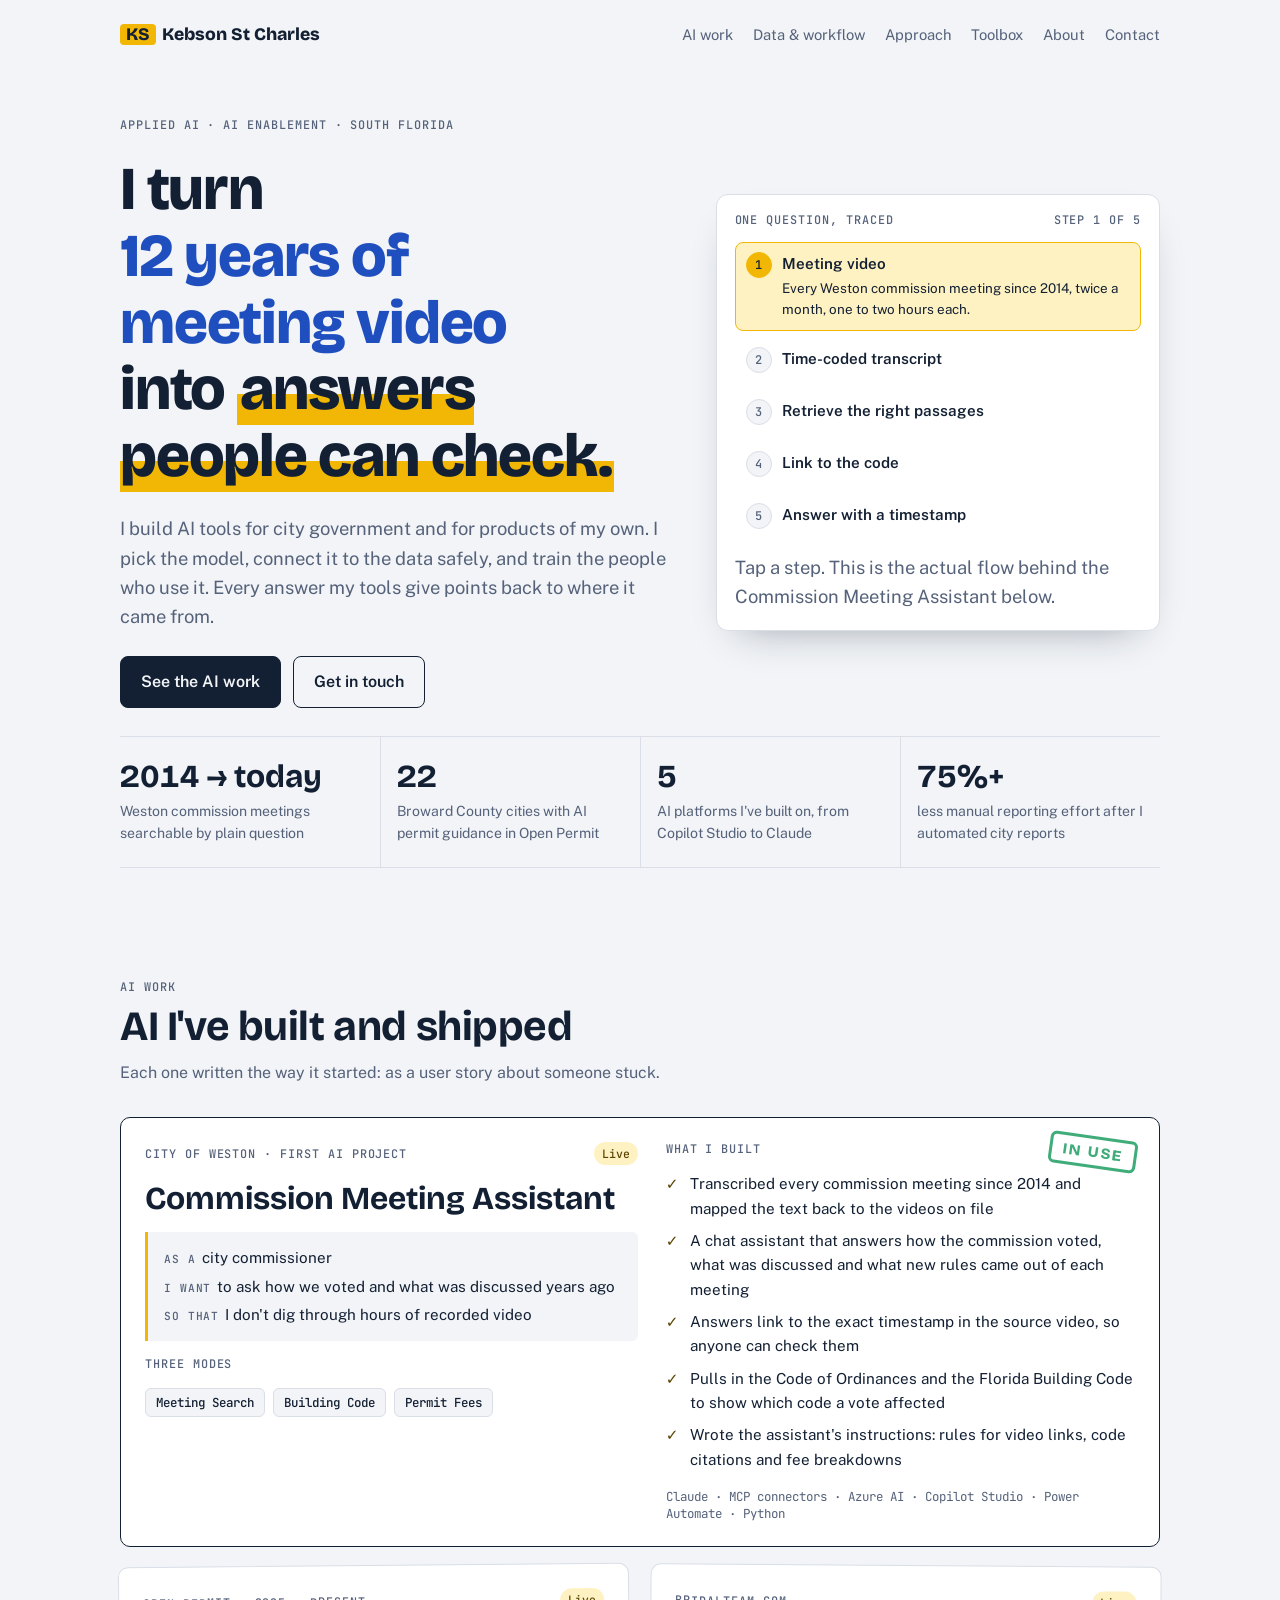
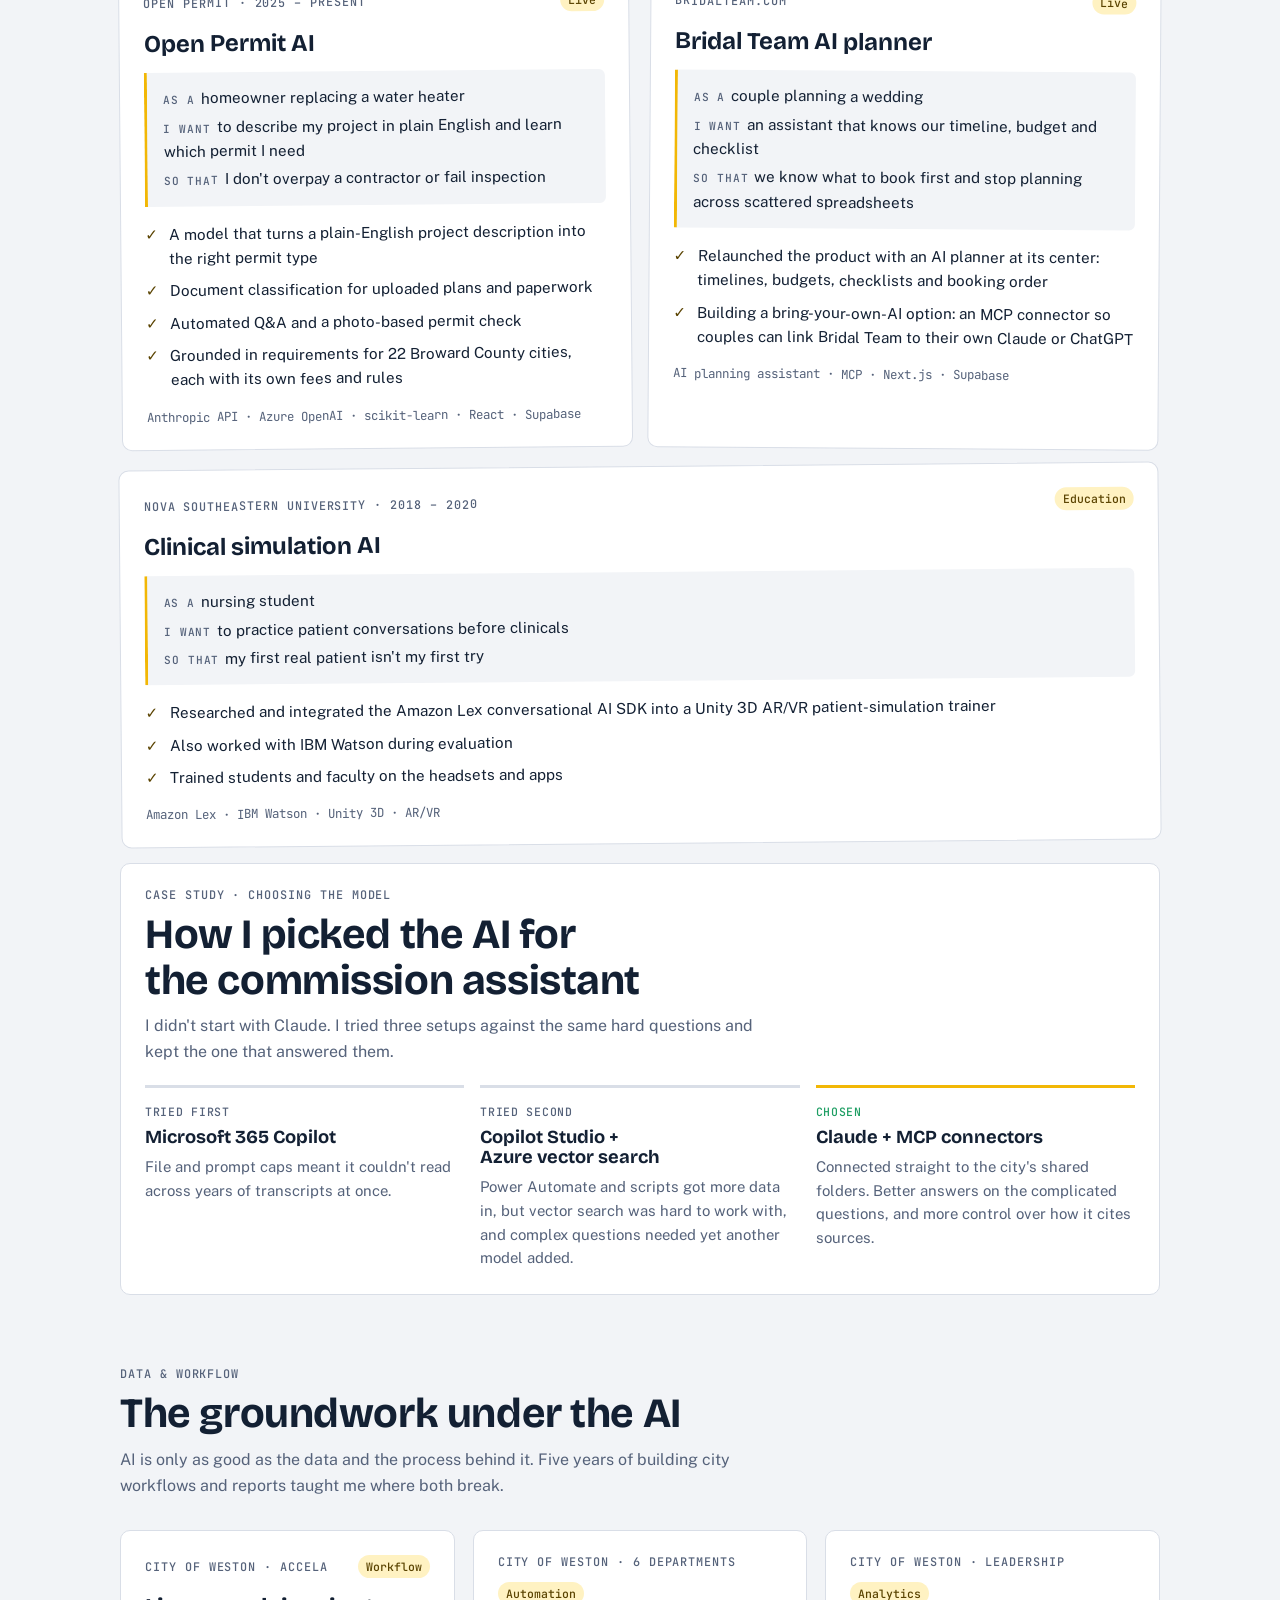
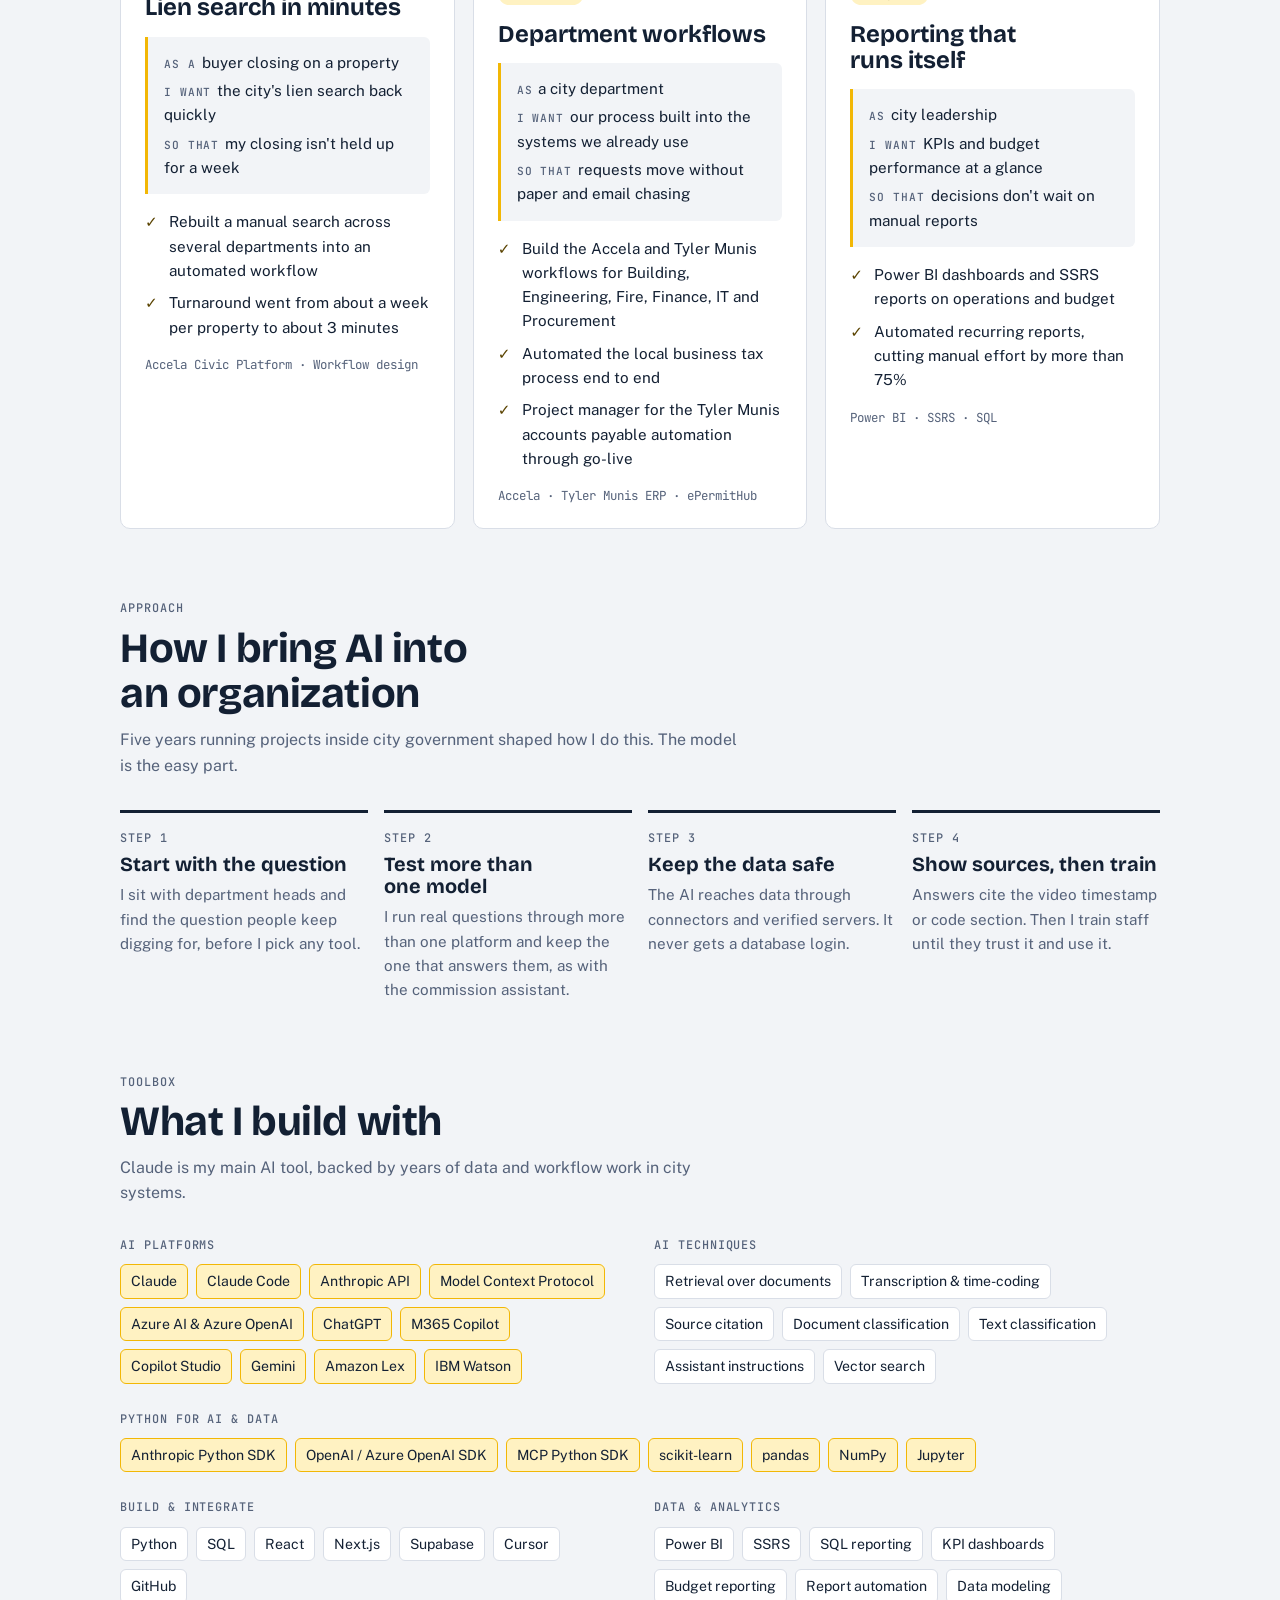
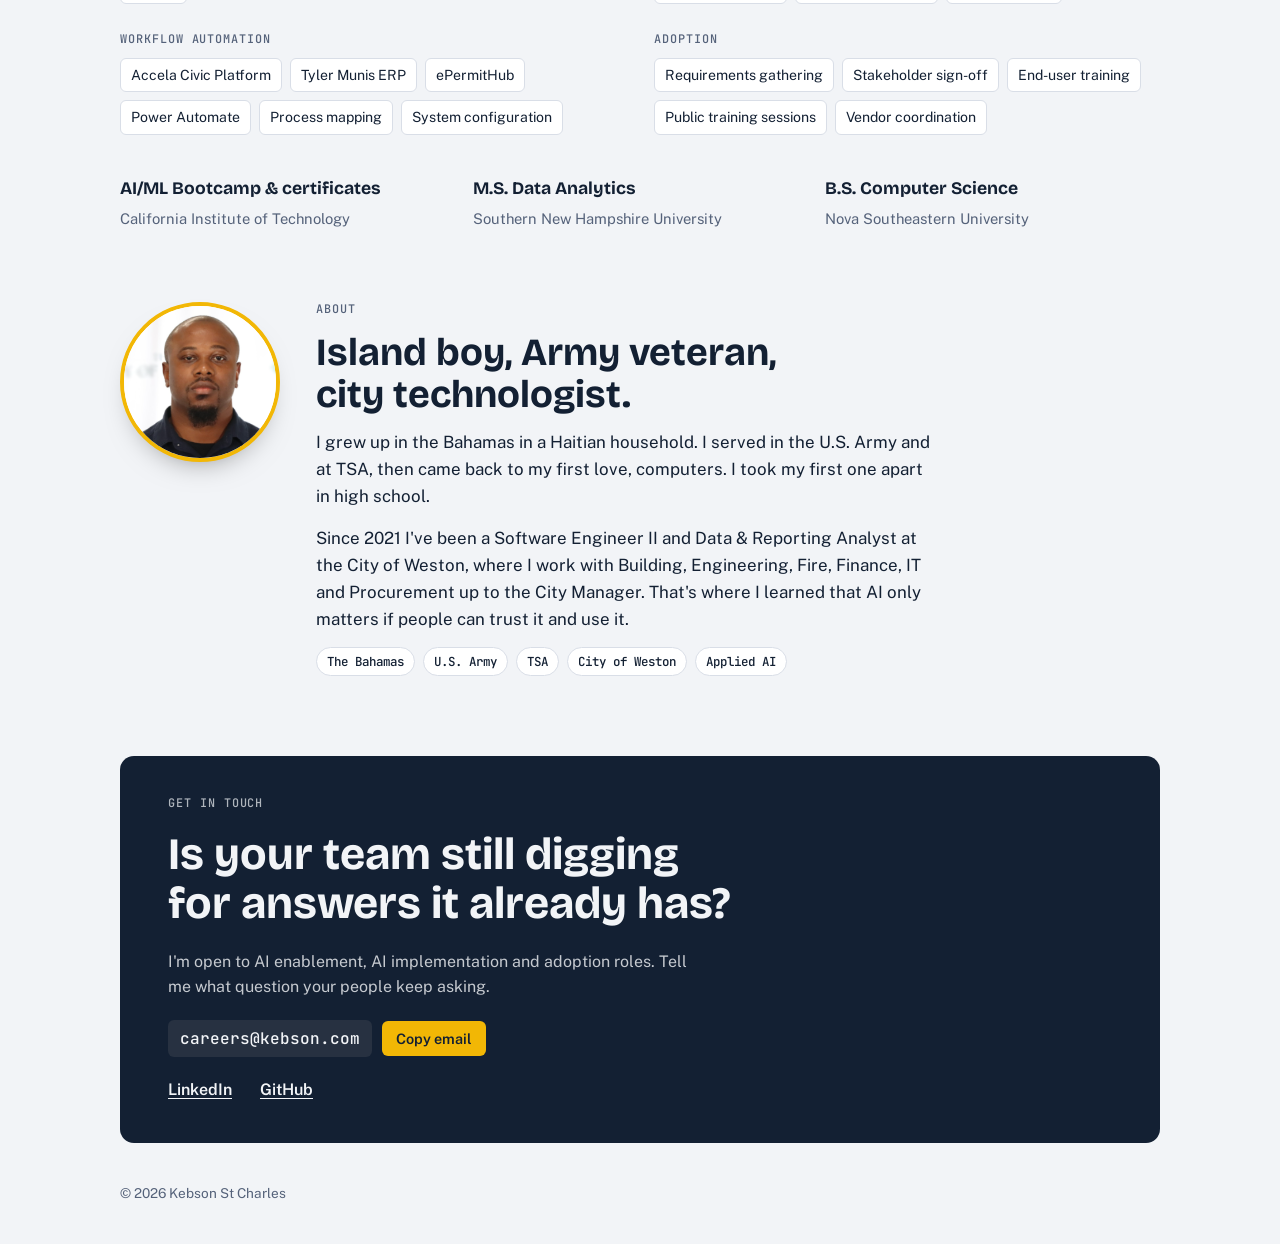
<file: index.html>
<!doctype html>
<html lang="en">
<head>
<meta charset="utf-8">
<meta name="viewport" content="width=device-width, initial-scale=1, viewport-fit=cover">
<meta name="claude:viewport-fit-sides" content="cover">
<title>Kebson St Charles</title>
<meta name="author" content="Kebson St Charles">
<meta name="description" content="Kebson St Charles builds AI tools for city government and his own products, from choosing the model to training the people who use it.">
<link rel="canonical" href="https://kebson.com/">
<meta property="og:type" content="website">
<meta property="og:url" content="https://kebson.com/">
<meta property="og:title" content="Kebson St Charles — Applied AI &amp; AI Enablement">
<meta property="og:description" content="I build AI tools that answer real questions and show where the answer came from. City government and products of my own, South Florida.">
<meta name="twitter:card" content="summary">
<link rel="icon" href="data:image/svg+xml,<svg xmlns='http://www.w3.org/2000/svg' viewBox='0 0 100 100'><rect width='100' height='100' rx='20' fill='%23F2B705'/><text y='68' x='50' font-size='48' font-family='Arial' font-weight='800' fill='%23132033' text-anchor='middle'>KS</text></svg>">
<script type="application/ld+json">
{
  "@context": "https://schema.org",
  "@type": "Person",
  "name": "Kebson St Charles",
  "jobTitle": "Software Engineer II / Data & Reporting Analyst",
  "email": "careers@kebson.com",
  "url": "https://kebson.com/",
  "sameAs": ["https://www.linkedin.com/in/kebson-st-charles-4b2a1b126/", "https://github.com/kebson01"],
  "worksFor": { "@type": "Organization", "name": "City of Weston, FL" },
  "knowsAbout": ["Applied AI", "AI enablement", "Model Context Protocol", "Retrieval over documents", "Claude", "Azure OpenAI", "Microsoft Copilot Studio"],
  "alumniOf": [
    { "@type": "CollegeOrUniversity", "name": "Southern New Hampshire University" },
    { "@type": "CollegeOrUniversity", "name": "Nova Southeastern University" }
  ]
}
</script>
<link rel="preconnect" href="https://fonts.googleapis.com">
<link rel="preconnect" href="https://fonts.gstatic.com" crossorigin>
<link rel="stylesheet" href="https://fonts.googleapis.com/css2?family=Bricolage+Grotesque:opsz,wght@12..96,500;12..96,700;12..96,800&family=Public+Sans:wght@400;500;600&family=JetBrains+Mono:wght@400;500&display=swap">
<style>
/* Layout: one readable column; hero shows how an AI answer is traced to its source; work as user-story cards */
:root{
  --bg:#F2F4F7; --surface:#FFFFFF; --ink:#132033; --muted:#55627A; --line:#D9DEE7;
  --accent:#F2B705; --accent-soft:#FFF2C2; --accent-ink:#5A4300; --link:#1F4FBF; --ok:#1E9E63;
  --display:"Bricolage Grotesque", "Segoe UI", system-ui, sans-serif;
  --body:"Public Sans", "Segoe UI", system-ui, sans-serif;
  --mono:"JetBrains Mono", ui-monospace, Consolas, monospace;
}
@media (prefers-color-scheme: dark){:root:not([data-theme="light"]){
  --bg:#0F1621; --surface:#172131; --ink:#E8ECF3; --muted:#9AA7BC; --line:#2A374B;
  --accent:#F2B705; --accent-soft:#3A3010; --accent-ink:#FFD866; --link:#8DB1FF; --ok:#4CC98E; color-scheme:dark}}
:root[data-theme="dark"]{
  --bg:#0F1621; --surface:#172131; --ink:#E8ECF3; --muted:#9AA7BC; --line:#2A374B;
  --accent:#F2B705; --accent-soft:#3A3010; --accent-ink:#FFD866; --link:#8DB1FF; --ok:#4CC98E; color-scheme:dark}

*{box-sizing:border-box}
[hidden]{display:none!important}
body{background:var(--bg);color:var(--ink);font:16px/1.6 var(--body);margin:0;
  padding-left:max(20px, env(safe-area-inset-left, 0px));padding-right:max(20px, env(safe-area-inset-right, 0px))}
.wrap{max-width:1040px;margin:0 auto}
a{color:var(--link);text-underline-offset:3px}
a:focus-visible,button:focus-visible{outline:2px solid var(--accent);outline-offset:3px;border-radius:4px}
h1,h2,h3{font-family:var(--display);text-wrap:balance;margin:0;line-height:1.1}
img{max-width:100%}
.label{font:500 .74rem/1.2 var(--mono);letter-spacing:.08em;text-transform:uppercase;color:var(--muted)}

/* nav */
nav{display:flex;justify-content:space-between;align-items:center;gap:16px;padding-block:22px;flex-wrap:wrap}
.mark{font:800 1.1rem var(--display);text-decoration:none;color:var(--ink)}
.mark span{background:var(--accent);color:#132033;padding:0 6px;border-radius:4px;margin-right:6px}
nav ul{display:flex;gap:20px;list-style:none;margin:0;padding:0;flex-wrap:wrap}
nav ul a{color:var(--muted);text-decoration:none;font-size:.92rem}
nav ul a:hover{color:var(--ink)}

/* hero */
.hero{padding-block:48px 40px;display:grid;gap:28px}
.hero-grid{display:grid;grid-template-columns:1.25fr 1fr;gap:40px;align-items:center}
.hero-copy{display:grid;gap:24px;min-width:0}
.hero h1{font-size:clamp(2.2rem,5vw,3.8rem);font-weight:800;letter-spacing:-.02em;max-width:16ch}
.hero h1 mark{background:linear-gradient(transparent 58%,var(--accent) 58%);color:inherit;padding:0 .05em}
.hero p{font-size:1.15rem;color:var(--muted);max-width:56ch;margin:0}
.swap{display:inline-block;color:var(--link);transition:opacity .25s,transform .25s}
.swap.out{opacity:0;transform:translateY(-.25em)}
.cta{display:flex;gap:12px;flex-wrap:wrap}
.btn{display:inline-block;padding:12px 20px;border-radius:8px;font-weight:600;text-decoration:none;border:1px solid var(--ink);color:var(--ink)}
.btn.primary{background:var(--ink);color:var(--bg)}
.btn:hover{transform:translateY(-1px)}

/* trace panel: how one answer gets built */
.trace{background:var(--surface);border:1px solid var(--line);border-radius:12px;padding:18px;display:grid;gap:14px;box-shadow:0 18px 40px -24px rgba(19,32,51,.45);min-width:0}
.trace-top{display:flex;justify-content:space-between;gap:8px;flex-wrap:wrap;align-items:baseline}
.trace ol{list-style:none;margin:0;padding:0;display:grid;gap:6px;counter-reset:t}
.trace li button{all:unset;box-sizing:border-box;width:100%;display:grid;grid-template-columns:26px 1fr;gap:10px;padding:9px 10px;border-radius:8px;cursor:pointer;border:1px solid transparent;transition:background .2s,border-color .2s}
.trace li button:focus-visible{outline:2px solid var(--accent);outline-offset:2px}
.trace li button:hover{background:var(--bg)}
.trace .n{width:26px;height:26px;border-radius:50%;display:grid;place-items:center;font:500 .75rem var(--mono);border:1px solid var(--line);color:var(--muted);background:var(--bg)}
.trace .t{display:grid;gap:2px;min-width:0}
.trace .t b{font-weight:600;font-size:.95rem}
.trace .t span{font-size:.84rem;color:var(--muted);display:none}
.trace li.on button{background:var(--accent-soft);border-color:var(--accent)}
.trace li.on .n{background:var(--accent);border-color:var(--accent);color:#132033}
.trace li.on .t span{display:block;color:var(--ink)}
.trace li.past .n{background:var(--ink);border-color:var(--ink);color:var(--bg)}
.trace-foot{margin:0;font-size:.82rem;color:var(--muted)}

.proof{display:grid;grid-template-columns:repeat(4,1fr);border-top:1px solid var(--line);border-bottom:1px solid var(--line)}
.proof div{padding:22px 16px 22px 0;display:grid;gap:6px;min-width:0}
.proof div+div{padding-left:16px;border-left:1px solid var(--line)}
.proof b{font:700 clamp(1.4rem,3vw,2rem)/1.1 var(--display);font-variant-numeric:tabular-nums}
.proof span{font-size:.88rem;color:var(--muted)}

section{padding-block:72px 0}
.head{display:grid;gap:10px;margin-bottom:32px;max-width:62ch}
.head h2{font-size:clamp(1.8rem,4vw,2.6rem);font-weight:700;letter-spacing:-.01em}
.head p{margin:0;color:var(--muted)}

/* story cards */
.stories{display:grid;grid-template-columns:repeat(2,1fr);gap:18px}
.card{background:var(--surface);border:1px solid var(--line);border-radius:10px;padding:24px;display:grid;gap:16px;align-content:start;min-width:0;transition:transform .25s}
.stories .card:nth-child(even){transform:rotate(-.5deg)}
.stories .card:nth-child(odd):not(.feature){transform:rotate(.4deg)}
.stories .card:hover{transform:rotate(0) translateY(-4px)}
.stories .card:last-child:nth-child(even){grid-column:1/-1}
.card.feature{position:relative;grid-column:1/-1;grid-template-columns:1.05fr 1fr;gap:28px;border-color:var(--ink)}
.feature .col{display:grid;gap:16px;align-content:start;min-width:0}
.card-top{display:flex;justify-content:space-between;gap:12px;align-items:baseline;flex-wrap:wrap}
.card h3{font-size:1.5rem}
.card.feature h3{font-size:2rem}
.tag{font:500 .72rem var(--mono);padding:4px 8px;border-radius:999px;background:var(--accent-soft);color:var(--accent-ink);white-space:nowrap}
.tag.wip{background:transparent;border:1px dashed var(--muted);color:var(--muted)}
.story{margin:0;padding:14px 16px;border-left:3px solid var(--accent);background:var(--bg);border-radius:0 6px 6px 0;font-size:.95rem;display:grid;gap:4px}
.story b{font:500 .7rem var(--mono);letter-spacing:.08em;color:var(--muted);margin-right:6px}
.owned{margin:0;padding:0;list-style:none;display:grid;gap:8px;font-size:.95rem}
.owned li{display:grid;grid-template-columns:18px 1fr;gap:6px}
.owned li::before{content:"✓";color:var(--accent-ink);font-weight:700}
.stack{font:400 .78rem var(--mono);color:var(--muted)}
.modes{display:flex;flex-wrap:wrap;gap:8px}
.modes span{font:500 .78rem var(--mono);padding:5px 10px;border-radius:6px;border:1px solid var(--line);background:var(--bg)}
.stamp{position:absolute;top:18px;right:22px;font:800 .95rem var(--display);letter-spacing:.12em;color:var(--ok);border:3px solid var(--ok);padding:4px 10px;border-radius:6px;transform:rotate(8deg);opacity:.85}

.grid3{display:grid;grid-template-columns:repeat(3,1fr);gap:18px}
/* model selection timeline */
.pick{margin-top:18px;background:var(--surface);border:1px solid var(--line);border-radius:10px;padding:24px;display:grid;gap:20px}
.pick-steps{list-style:none;margin:0;padding:0;display:grid;grid-template-columns:repeat(3,1fr);gap:16px;position:relative}
.pick-steps li{display:grid;gap:8px;align-content:start;padding-top:16px;border-top:3px solid var(--line);min-width:0}
.pick-steps li.chosen{border-top-color:var(--accent)}
.pick-steps h3{font-size:1.15rem}
.pick-steps p{margin:0;font-size:.93rem;color:var(--muted)}
.verdict{font:500 .72rem var(--mono);letter-spacing:.06em;text-transform:uppercase}
.verdict.no{color:var(--muted)}
.verdict.yes{color:var(--ok)}

/* approach */
.steps{display:grid;grid-template-columns:repeat(4,1fr);gap:16px}
.step{padding-top:18px;border-top:3px solid var(--ink);display:grid;gap:8px;align-content:start;min-width:0}
.step h3{font-size:1.25rem}
.step p{margin:0;color:var(--muted);font-size:.95rem}

/* toolbox */
.skills{display:grid;grid-template-columns:repeat(2,1fr);gap:28px}
.skills > div{display:grid;gap:12px;align-content:start;min-width:0}
.chips{display:flex;flex-wrap:wrap;gap:8px}
.chips span{border:1px solid var(--line);background:var(--surface);padding:5px 10px;border-radius:6px;font-size:.88rem}
.skills .full{grid-column:1/-1}
.skills .lead .chips span{border-color:var(--accent);background:var(--accent-soft);color:var(--ink)}
.edu{display:grid;grid-template-columns:repeat(3,1fr);gap:18px;margin-top:40px}
.edu div{display:grid;gap:4px;min-width:0}
.edu b{font-family:var(--display);font-size:1.1rem}
.edu span{color:var(--muted);font-size:.92rem}

/* about */
.about{display:grid;grid-template-columns:auto 1fr;gap:36px;align-items:start}
.photo{margin:0;width:160px;aspect-ratio:1;max-width:100%;border-radius:50%;overflow:hidden;border:4px solid var(--accent);box-shadow:0 14px 30px -18px rgba(0,0,0,.5);background:var(--surface)}
.photo img{display:block;width:100%;height:100%;object-fit:cover;transform:scale(1.1);max-width:none}
.about-body{display:grid;gap:14px;font-size:1.06rem;max-width:62ch;min-width:0}
.about-body h2{font-size:clamp(1.8rem,4vw,2.4rem);font-weight:700}
.about-body p{margin:0}
.roots{display:flex;flex-wrap:wrap;gap:8px}
.roots span{font:500 .78rem var(--mono);padding:5px 10px;border-radius:999px;border:1px solid var(--line);background:var(--surface)}

/* contact */
.contact{margin-block:80px 40px;background:var(--ink);color:var(--bg);border-radius:14px;padding-block:40px;padding-inline:clamp(20px,5vw,48px);display:grid;gap:20px}
.contact h2{font-size:clamp(1.8rem,4.4vw,2.8rem);max-width:22ch}
.contact p{margin:0;max-width:54ch;opacity:.8}
.links{display:flex;gap:12px 28px;flex-wrap:wrap;align-items:center}
.links a{color:var(--bg);font-weight:600}
.email{display:flex;gap:10px;align-items:center;flex-wrap:wrap}
.email code{font:500 1rem var(--mono);background:rgba(127,127,127,.18);padding:8px 12px;border-radius:6px;user-select:all}
.email button{font:600 .9rem var(--body);background:var(--accent);color:#132033;border:0;border-radius:6px;padding:9px 14px;cursor:pointer}
footer{padding-block:0 40px;color:var(--muted);font-size:.85rem}

@media (max-width:860px){
  .hero-grid,.card.feature{grid-template-columns:1fr}
  .steps{grid-template-columns:repeat(2,1fr)}
  .stories,.grid3{grid-template-columns:1fr}
  .pick-steps{grid-template-columns:1fr}
  .skills,.edu{grid-template-columns:1fr 1fr}
}
@media (max-width:620px){
  body{padding-left:max(16px, env(safe-area-inset-left, 0px));padding-right:max(16px, env(safe-area-inset-right, 0px))}
  .proof{grid-template-columns:1fr 1fr}
  .proof div:nth-child(3){padding-left:0;border-left:0}
  .proof div:nth-child(n+3){border-top:1px solid var(--line)}
  .steps,.skills,.edu{grid-template-columns:1fr}
  .about{grid-template-columns:1fr;gap:20px}
  nav ul{gap:14px}
}
@media (prefers-reduced-motion:reduce){.btn:hover,.card,.stories .card:hover,.photo,.swap{transform:none;transition:none}}
</style>
</head>
<body>

<div class="wrap">
<nav>
  <a class="mark" href="#top"><span>KS</span>Kebson St Charles</a>
  <ul>
    <li><a href="#work">AI work</a></li>
    <li><a href="#data">Data &amp; workflow</a></li>
    <li><a href="#approach">Approach</a></li>
    <li><a href="#toolbox">Toolbox</a></li>
    <li><a href="#about">About</a></li>
    <li><a href="#contact">Contact</a></li>
  </ul>
</nav>

<header class="hero" id="top">
  <div class="hero-grid">
    <div class="hero-copy">
      <span class="label">Applied AI · AI enablement · South Florida</span>
      <h1>I turn <span class="swap" id="swap">12 years of meeting video</span> into <mark>answers people can check.</mark></h1>
      <p>I build AI tools for city government and for products of my own. I pick the model, connect it to the data safely, and train the people who use it. Every answer my tools give points back to where it came from.</p>
      <div class="cta">
        <a class="btn primary" href="#work">See the AI work</a>
        <a class="btn" href="#contact">Get in touch</a>
      </div>
    </div>

    <aside class="trace" aria-label="How the commission assistant builds an answer">
      <div class="trace-top"><span class="label">One question, traced</span><span class="label" id="tstep">Step 1 of 5</span></div>
      <ol id="trace">
        <li><button type="button"><span class="n">1</span><span class="t"><b>Meeting video</b><span>Every Weston commission meeting since 2014, twice a month, one to two hours each.</span></span></button></li>
        <li><button type="button"><span class="n">2</span><span class="t"><b>Time-coded transcript</b><span>Each line of text is mapped back to its moment in the recorded video.</span></span></button></li>
        <li><button type="button"><span class="n">3</span><span class="t"><b>Retrieve the right passages</b><span>Claude reads the city's shared folders through MCP connectors.</span></span></button></li>
        <li><button type="button"><span class="n">4</span><span class="t"><b>Link to the code</b><span>Votes are tied to the Code of Ordinances and the Florida Building Code sections they affect.</span></span></button></li>
        <li><button type="button"><span class="n">5</span><span class="t"><b>Answer with a timestamp</b><span>The commissioner gets the answer plus a link to the exact point in the video.</span></span></button></li>
      </ol>
      <p class="trace-foot">Tap a step. This is the actual flow behind the Commission Meeting Assistant below.</p>
    </aside>
  </div>

  <div class="proof">
    <div><b>2014 → today</b><span>Weston commission meetings searchable by plain question</span></div>
    <div><b>22</b><span>Broward County cities with AI permit guidance in Open Permit</span></div>
    <div><b>5</b><span>AI platforms I've built on, from Copilot Studio to Claude</span></div>
    <div><b>75%+</b><span>less manual reporting effort after I automated city reports</span></div>
  </div>
</header>

<section id="work">
  <div class="head">
    <span class="label">AI work</span>
    <h2>AI I've built and shipped</h2>
    <p>Each one written the way it started: as a user story about someone stuck.</p>
  </div>

  <div class="stories">

    <article class="card feature">
      <div class="col">
        <span class="stamp" aria-hidden="true">IN USE</span>
        <div class="card-top"><span class="label">City of Weston · First AI project</span><span class="tag">Live</span></div>
        <h3>Commission Meeting Assistant</h3>
        <p class="story"><span><b>AS A</b>city commissioner</span><span><b>I WANT</b>to ask how we voted and what was discussed years ago</span><span><b>SO THAT</b>I don't dig through hours of recorded video</span></p>
        <span class="label">Three modes</span>
        <div class="modes"><span>Meeting Search</span><span>Building Code</span><span>Permit Fees</span></div>
      </div>
      <div class="col">
        <span class="label">What I built</span>
        <ul class="owned">
          <li>Transcribed every commission meeting since 2014 and mapped the text back to the videos on file</li>
          <li>A chat assistant that answers how the commission voted, what was discussed and what new rules came out of each meeting</li>
          <li>Answers link to the exact timestamp in the source video, so anyone can check them</li>
          <li>Pulls in the Code of Ordinances and the Florida Building Code to show which code a vote affected</li>
          <li>Wrote the assistant's instructions: rules for video links, code citations and fee breakdowns</li>
        </ul>
        <span class="stack">Claude · MCP connectors · Azure AI · Copilot Studio · Power Automate · Python</span>
      </div>
    </article>

    <article class="card">
      <div class="card-top"><span class="label">Open Permit · 2025 – present</span><span class="tag">Live</span></div>
      <h3>Open Permit AI</h3>
      <p class="story"><span><b>AS A</b>homeowner replacing a water heater</span><span><b>I WANT</b>to describe my project in plain English and learn which permit I need</span><span><b>SO THAT</b>I don't overpay a contractor or fail inspection</span></p>
      <ul class="owned">
        <li>A model that turns a plain-English project description into the right permit type</li>
        <li>Document classification for uploaded plans and paperwork</li>
        <li>Automated Q&amp;A and a photo-based permit check</li>
        <li>Grounded in requirements for 22 Broward County cities, each with its own fees and rules</li>
      </ul>
      <span class="stack">Anthropic API · Azure OpenAI · scikit-learn · React · Supabase</span>
    </article>

    <article class="card">
      <div class="card-top"><span class="label">bridalteam.com</span><span class="tag">Live</span></div>
      <h3>Bridal Team AI planner</h3>
      <p class="story"><span><b>AS A</b>couple planning a wedding</span><span><b>I WANT</b>an assistant that knows our timeline, budget and checklist</span><span><b>SO THAT</b>we know what to book first and stop planning across scattered spreadsheets</span></p>
      <ul class="owned">
        <li>Relaunched the product with an AI planner at its center: timelines, budgets, checklists and booking order</li>
        <li>Building a bring-your-own-AI option: an MCP connector so couples can link Bridal Team to their own Claude or ChatGPT</li>
      </ul>
      <span class="stack">AI planning assistant · MCP · Next.js · Supabase</span>
    </article>

    <article class="card">
      <div class="card-top"><span class="label">Nova Southeastern University · 2018 – 2020</span><span class="tag">Education</span></div>
      <h3>Clinical simulation AI</h3>
      <p class="story"><span><b>AS A</b>nursing student</span><span><b>I WANT</b>to practice patient conversations before clinicals</span><span><b>SO THAT</b>my first real patient isn't my first try</span></p>
      <ul class="owned">
        <li>Researched and integrated the Amazon Lex conversational AI SDK into a Unity 3D AR/VR patient-simulation trainer</li>
        <li>Also worked with IBM Watson during evaluation</li>
        <li>Trained students and faculty on the headsets and apps</li>
      </ul>
      <span class="stack">Amazon Lex · IBM Watson · Unity 3D · AR/VR</span>
    </article>

  </div>

  <div class="pick">
    <div class="head" style="margin:0">
      <span class="label">Case study · Choosing the model</span>
      <h2>How I picked the AI for the commission assistant</h2>
      <p>I didn't start with Claude. I tried three setups against the same hard questions and kept the one that answered them.</p>
    </div>
    <ol class="pick-steps">
      <li>
        <span class="verdict no">Tried first</span>
        <h3>Microsoft 365 Copilot</h3>
        <p>File and prompt caps meant it couldn't read across years of transcripts at once.</p>
      </li>
      <li>
        <span class="verdict no">Tried second</span>
        <h3>Copilot Studio + Azure vector search</h3>
        <p>Power Automate and scripts got more data in, but vector search was hard to work with, and complex questions needed yet another model added.</p>
      </li>
      <li class="chosen">
        <span class="verdict yes">Chosen</span>
        <h3>Claude + MCP connectors</h3>
        <p>Connected straight to the city's shared folders. Better answers on the complicated questions, and more control over how it cites sources.</p>
      </li>
    </ol>
  </div>
</section>

<section id="data">
  <div class="head">
    <span class="label">Data &amp; workflow</span>
    <h2>The groundwork under the AI</h2>
    <p>AI is only as good as the data and the process behind it. Five years of building city workflows and reports taught me where both break.</p>
  </div>
  <div class="grid3">

    <article class="card">
      <div class="card-top"><span class="label">City of Weston · Accela</span><span class="tag">Workflow</span></div>
      <h3>Lien search in minutes</h3>
      <p class="story"><span><b>AS A</b>buyer closing on a property</span><span><b>I WANT</b>the city's lien search back quickly</span><span><b>SO THAT</b>my closing isn't held up for a week</span></p>
      <ul class="owned">
        <li>Rebuilt a manual search across several departments into an automated workflow</li>
        <li>Turnaround went from about a week per property to about 3 minutes</li>
      </ul>
      <span class="stack">Accela Civic Platform · Workflow design</span>
    </article>

    <article class="card">
      <div class="card-top"><span class="label">City of Weston · 6 departments</span><span class="tag">Automation</span></div>
      <h3>Department workflows</h3>
      <p class="story"><span><b>AS</b>a city department</span><span><b>I WANT</b>our process built into the systems we already use</span><span><b>SO THAT</b>requests move without paper and email chasing</span></p>
      <ul class="owned">
        <li>Build the Accela and Tyler Munis workflows for Building, Engineering, Fire, Finance, IT and Procurement</li>
        <li>Automated the local business tax process end to end</li>
        <li>Project manager for the Tyler Munis accounts payable automation through go-live</li>
      </ul>
      <span class="stack">Accela · Tyler Munis ERP · ePermitHub</span>
    </article>

    <article class="card">
      <div class="card-top"><span class="label">City of Weston · Leadership</span><span class="tag">Analytics</span></div>
      <h3>Reporting that runs itself</h3>
      <p class="story"><span><b>AS</b>city leadership</span><span><b>I WANT</b>KPIs and budget performance at a glance</span><span><b>SO THAT</b>decisions don't wait on manual reports</span></p>
      <ul class="owned">
        <li>Power BI dashboards and SSRS reports on operations and budget</li>
        <li>Automated recurring reports, cutting manual effort by more than 75%</li>
      </ul>
      <span class="stack">Power BI · SSRS · SQL</span>
    </article>

  </div>
</section>

<section id="approach">
  <div class="head">
    <span class="label">Approach</span>
    <h2>How I bring AI into an organization</h2>
    <p>Five years running projects inside city government shaped how I do this. The model is the easy part.</p>
  </div>
  <div class="steps">
    <div class="step"><span class="label">Step 1</span><h3>Start with the question</h3><p>I sit with department heads and find the question people keep digging for, before I pick any tool.</p></div>
    <div class="step"><span class="label">Step 2</span><h3>Test more than one model</h3><p>I run real questions through more than one platform and keep the one that answers them, as with the commission assistant.</p></div>
    <div class="step"><span class="label">Step 3</span><h3>Keep the data safe</h3><p>The AI reaches data through connectors and verified servers. It never gets a database login.</p></div>
    <div class="step"><span class="label">Step 4</span><h3>Show sources, then train</h3><p>Answers cite the video timestamp or code section. Then I train staff until they trust it and use it.</p></div>
  </div>
</section>

<section id="toolbox">
  <div class="head">
    <span class="label">Toolbox</span>
    <h2>What I build with</h2>
    <p>Claude is my main AI tool, backed by years of data and workflow work in city systems.</p>
  </div>
  <div class="skills">
    <div class="lead"><span class="label">AI platforms</span><div class="chips"><span>Claude</span><span>Claude Code</span><span>Anthropic API</span><span>Model Context Protocol</span><span>Azure AI &amp; Azure OpenAI</span><span>ChatGPT</span><span>M365 Copilot</span><span>Copilot Studio</span><span>Gemini</span><span>Amazon Lex</span><span>IBM Watson</span></div></div>
    <div><span class="label">AI techniques</span><div class="chips"><span>Retrieval over documents</span><span>Transcription &amp; time-coding</span><span>Source citation</span><span>Document classification</span><span>Text classification</span><span>Assistant instructions</span><span>Vector search</span></div></div>
    <div class="lead full"><span class="label">Python for AI &amp; data</span><div class="chips"><span>Anthropic Python SDK</span><span>OpenAI / Azure OpenAI SDK</span><span>MCP Python SDK</span><span>scikit-learn</span><span>pandas</span><span>NumPy</span><span>Jupyter</span></div></div>
    <div><span class="label">Build &amp; integrate</span><div class="chips"><span>Python</span><span>SQL</span><span>React</span><span>Next.js</span><span>Supabase</span><span>Cursor</span><span>GitHub</span></div></div>
    <div><span class="label">Data &amp; analytics</span><div class="chips"><span>Power BI</span><span>SSRS</span><span>SQL reporting</span><span>KPI dashboards</span><span>Budget reporting</span><span>Report automation</span><span>Data modeling</span></div></div>
    <div><span class="label">Workflow automation</span><div class="chips"><span>Accela Civic Platform</span><span>Tyler Munis ERP</span><span>ePermitHub</span><span>Power Automate</span><span>Process mapping</span><span>System configuration</span></div></div>
    <div><span class="label">Adoption</span><div class="chips"><span>Requirements gathering</span><span>Stakeholder sign-off</span><span>End-user training</span><span>Public training sessions</span><span>Vendor coordination</span></div></div>
  </div>
  <div class="edu">
    <div><b>AI/ML Bootcamp &amp; certificates</b><span>California Institute of Technology</span></div>
    <div><b>M.S. Data Analytics</b><span>Southern New Hampshire University</span></div>
    <div><b>B.S. Computer Science</b><span>Nova Southeastern University</span></div>
  </div>
</section>

<section id="about">
  <div class="about">
    <figure class="photo"><img src="images/profile.png" alt="Kebson St Charles" width="300" height="300" decoding="async" onerror="this.closest('figure').hidden=true"></figure>
    <div class="about-body">
      <span class="label">About</span>
      <h2>Island boy, Army veteran, city technologist.</h2>
      <p>I grew up in the Bahamas in a Haitian household. I served in the U.S. Army and at TSA, then came back to my first love, computers. I took my first one apart in high school.</p>
      <p>Since 2021 I've been a Software Engineer II and Data &amp; Reporting Analyst at the City of Weston, where I work with Building, Engineering, Fire, Finance, IT and Procurement up to the City Manager. That's where I learned that AI only matters if people can trust it and use it.</p>
      <div class="roots"><span>The Bahamas</span><span>U.S. Army</span><span>TSA</span><span>City of Weston</span><span>Applied AI</span></div>
    </div>
  </div>
</section>

<section class="contact" id="contact">
  <span class="label" style="color:inherit;opacity:.7">Get in touch</span>
  <h2>Is your team still digging for answers it already has?</h2>
  <p>I'm open to AI enablement, AI implementation and adoption roles. Tell me what question your people keep asking.</p>
  <div class="email"><code id="em">careers@kebson.com</code><button id="copy" type="button">Copy email</button></div>
  <div class="links">
    <a href="https://www.linkedin.com/in/kebson-st-charles-4b2a1b126/" target="_blank" rel="noopener">LinkedIn</a>
    <a href="https://github.com/kebson01" target="_blank" rel="noopener">GitHub</a>
  </div>
</section>

<footer>© 2026 Kebson St Charles</footer>
</div>

<script>
document.getElementById('copy').addEventListener('click', async e => {
  const b = e.currentTarget, t = document.getElementById('em');
  try { await navigator.clipboard.writeText(t.textContent); b.textContent = 'Copied'; }
  catch { const r = document.createRange(); r.selectNodeContents(t); const s = getSelection(); s.removeAllRanges(); s.addRange(r); b.textContent = 'Selected, press Ctrl+C'; }
  setTimeout(() => b.textContent = 'Copy email', 2000);
});

const calm = matchMedia('(prefers-reduced-motion: reduce)').matches;

// Rotating headline phrase
const words = ['12 years of meeting video', 'permit rules for 22 cities', 'scattered city documents', 'a wedding to-do list'];
const swap = document.getElementById('swap');
let wi = 0;
if (!calm) setInterval(() => {
  swap.classList.add('out');
  setTimeout(() => { wi = (wi + 1) % words.length; swap.textContent = words[wi]; swap.classList.remove('out'); }, 250);
}, 2800);

// Trace panel
const items = [...document.querySelectorAll('#trace li')];
const label = document.getElementById('tstep');
let cur = 0, timer = null;
function show(i) {
  cur = i;
  items.forEach((li, k) => { li.classList.toggle('on', k === i); li.classList.toggle('past', k < i); li.querySelector('button').setAttribute('aria-current', k === i ? 'step' : 'false'); });
  label.textContent = 'Step ' + (i + 1) + ' of ' + items.length;
}
function auto() { if (!calm) timer = setInterval(() => show((cur + 1) % items.length), 3200); }
items.forEach((li, k) => li.querySelector('button').addEventListener('click', () => { clearInterval(timer); show(k); }));
show(0); auto();
</script>
</body>
</html>
</file>
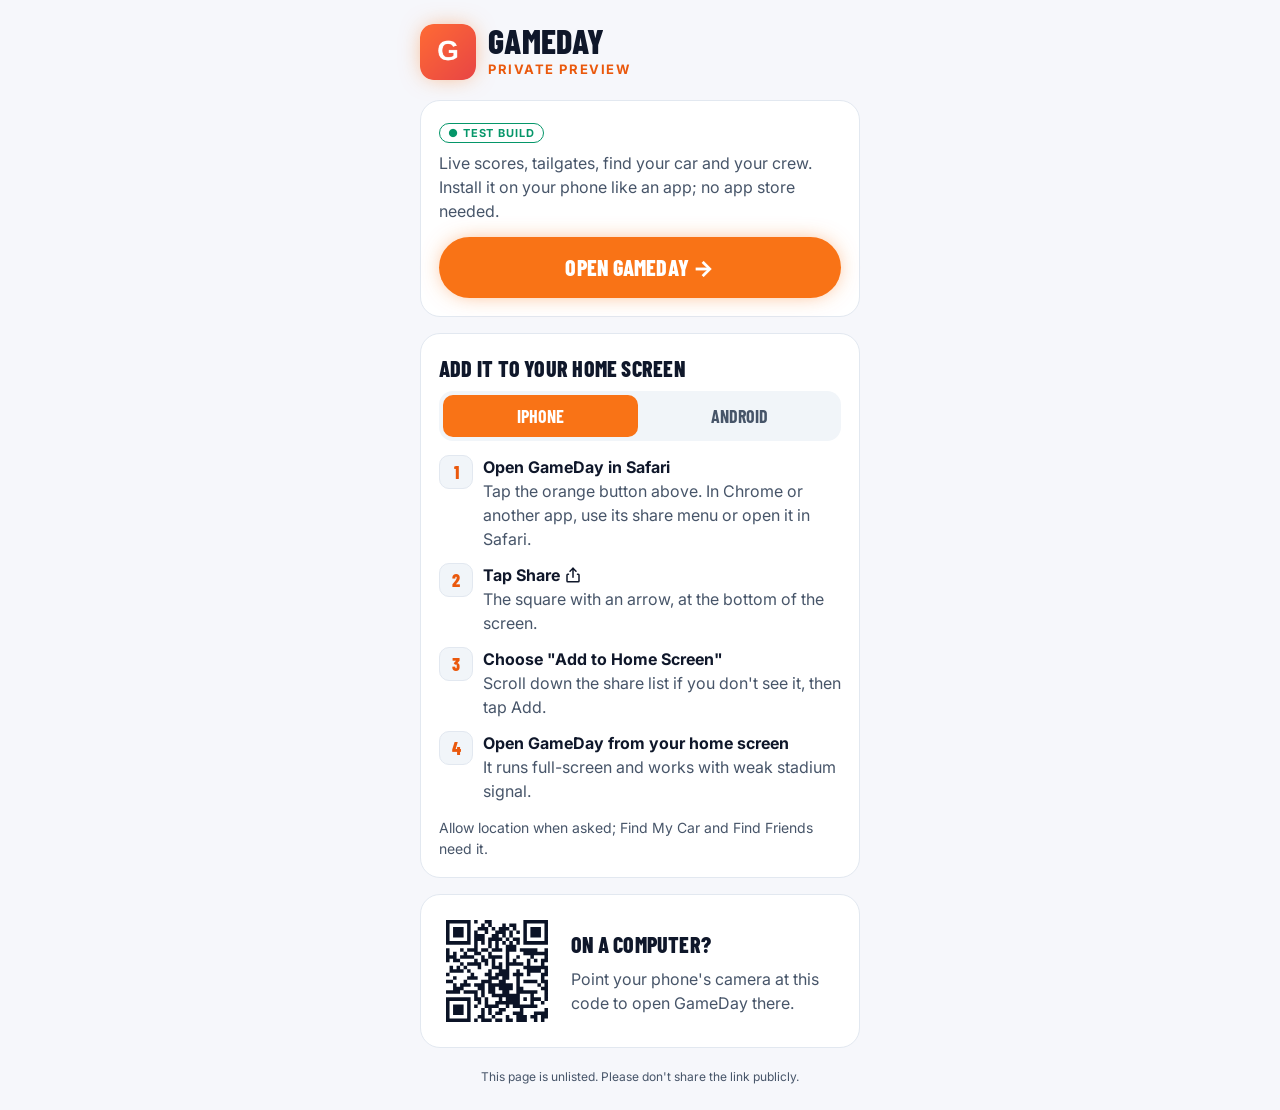
<file: crspg88umr/index.html>
<!doctype html>
<html lang="en">
<head>
  <meta charset="utf-8" />
  <meta name="viewport" content="width=device-width, initial-scale=1, viewport-fit=cover" />
  <!-- Private page: keep it out of search engines and link previews -->
  <meta name="robots" content="noindex, nofollow, noarchive, nosnippet" />
  <meta name="googlebot" content="noindex, nofollow" />
  <meta name="referrer" content="no-referrer" />
  <meta name="theme-color" content="#0b1326" />
  <title>GameDay · Install</title>
  <link rel="icon" type="image/png" href="app/icons/icon-96x96.png" />
  <link rel="apple-touch-icon" href="app/icons/apple-touch-icon-180x180.png" />
  <link rel="preconnect" href="https://fonts.googleapis.com" />
  <link rel="preconnect" href="https://fonts.gstatic.com" crossorigin />
  <link href="https://fonts.googleapis.com/css2?family=Barlow+Condensed:wght@600;700;800&family=Inter:wght@400;500;600;700&display=swap" rel="stylesheet" />
  <style>
    :root {
      --bg: #f6f7fb; --card: #ffffff; --card-2: #f1f5f9; --line: #e2e8f0;
      --text: #0f172a; --muted: #475569; --brand: #f97316; --brand-soft: #ea580c; --win: #059669;
    }
    @media (prefers-color-scheme: dark) {
      :root {
        --bg: #0b1326; --card: #171f33; --card-2: #222a3d; --line: #2d3449;
        --text: #dae2fd; --muted: #9aa4bf; --brand: #f97316; --brand-soft: #ffb690; --win: #4edea3;
      }
    }
    * { box-sizing: border-box; }
    html, body { margin: 0; }
    body {
      background: var(--bg); color: var(--text);
      font: 16px/1.5 Inter, system-ui, -apple-system, "Segoe UI", Roboto, sans-serif;
      -webkit-font-smoothing: antialiased;
      padding: max(16px, env(safe-area-inset-top)) 16px max(24px, env(safe-area-inset-bottom));
    }
    main { max-width: 440px; margin: 0 auto; display: grid; gap: 16px; }
    .display { font-family: "Barlow Condensed", Inter, sans-serif; text-transform: uppercase; letter-spacing: .01em; }
    header { display: flex; align-items: center; gap: 12px; padding: 8px 0 4px; }
    header img { width: 56px; height: 56px; border-radius: 14px; box-shadow: 0 0 22px -4px rgba(249,115,22,.55); }
    header h1 { margin: 0; font-size: 34px; line-height: 1; font-weight: 800; }
    header p { margin: 2px 0 0; color: var(--brand-soft); font-weight: 700; font-size: 13px; letter-spacing: .12em; text-transform: uppercase; }
    .card { background: var(--card); border: 1px solid var(--line); border-radius: 20px; padding: 18px; }
    .lead { margin: 0 0 14px; color: var(--muted); }
    .btn {
      display: flex; align-items: center; justify-content: center; gap: 8px; width: 100%;
      background: var(--brand); color: #fff; text-decoration: none; border-radius: 999px;
      padding: 14px 18px; font-size: 22px; font-weight: 800;
      box-shadow: 0 0 22px -6px rgba(249,115,22,.7);
    }
    .btn:active { transform: scale(.98); }
    .tabs { display: grid; grid-template-columns: 1fr 1fr; gap: 4px; padding: 4px; background: var(--card-2); border-radius: 14px; margin-bottom: 14px; }
    .tabs button {
      border: 0; border-radius: 10px; padding: 10px; cursor: pointer; background: transparent;
      color: var(--muted); font: 700 18px "Barlow Condensed", Inter, sans-serif; text-transform: uppercase;
    }
    .tabs button[aria-selected="true"] { background: var(--brand); color: #fff; }
    ol { margin: 0; padding: 0; list-style: none; counter-reset: step; display: grid; gap: 12px; }
    ol li { counter-increment: step; display: grid; grid-template-columns: 32px 1fr; gap: 12px; align-items: start; }
    ol li::before {
      content: counter(step); width: 32px; height: 32px; border-radius: 10px; display: grid; place-items: center;
      background: var(--card-2); border: 1px solid var(--line); color: var(--brand-soft);
      font: 800 18px "Barlow Condensed", Inter, sans-serif;
    }
    ol b { color: var(--text); }
    ol span { color: var(--muted); }
    .icon { display: inline-block; vertical-align: -3px; width: 18px; height: 18px; }
    .hint { margin: 14px 0 0; font-size: 14px; color: var(--muted); }
    .qr { display: grid; grid-template-columns: 116px 1fr; gap: 16px; align-items: center; }
    .qr svg { width: 116px; height: 116px; border-radius: 12px; display: block; }
    h2 { margin: 0 0 6px; font-size: 22px; font-weight: 800; }
    .tag { display: inline-block; font: 700 11px Inter, sans-serif; letter-spacing: .08em; text-transform: uppercase;
      color: var(--win); border: 1px solid currentColor; border-radius: 999px; padding: 2px 8px; margin-bottom: 8px; }
    footer { text-align: center; font-size: 12px; color: var(--muted); padding-top: 4px; }
    [hidden] { display: none !important; }
  </style>
</head>
<body>
  <main>
    <header>
      <img src="app/icons/icon-192x192.png" alt="" width="56" height="56" />
      <div>
        <h1 class="display">GameDay</h1>
        <p>Private preview</p>
      </div>
    </header>

    <section class="card">
      <span class="tag">● Test build</span>
      <p class="lead">Live scores, tailgates, find your car and your crew. Install it on your phone like an app; no app store needed.</p>
      <a class="btn display" href="app/">Open GameDay →</a>
      <p class="hint" id="standalone-note" hidden>You're already using the installed app.</p>
    </section>

    <section class="card" aria-labelledby="install-title">
      <h2 id="install-title" class="display">Add it to your home screen</h2>
      <div class="tabs" role="tablist" aria-label="Phone type">
        <button role="tab" id="tab-ios" aria-controls="panel-ios" aria-selected="true">iPhone</button>
        <button role="tab" id="tab-android" aria-controls="panel-android" aria-selected="false">Android</button>
      </div>

      <div role="tabpanel" id="panel-ios" aria-labelledby="tab-ios">
        <ol>
          <li><div><b>Open GameDay in Safari</b><br /><span>Tap the orange button above. In Chrome or another app, use its share menu or open it in Safari.</span></div></li>
          <li><div><b>Tap Share</b> <svg class="icon" viewBox="0 0 24 24" fill="none" stroke="currentColor" stroke-width="2" stroke-linecap="round" stroke-linejoin="round" aria-hidden="true"><path d="M12 3v12"/><path d="m8 7 4-4 4 4"/><path d="M6 11H5a1 1 0 0 0-1 1v8a1 1 0 0 0 1 1h14a1 1 0 0 0 1-1v-8a1 1 0 0 0-1-1h-1"/></svg><br /><span>The square with an arrow, at the bottom of the screen.</span></div></li>
          <li><div><b>Choose "Add to Home Screen"</b><br /><span>Scroll down the share list if you don't see it, then tap Add.</span></div></li>
          <li><div><b>Open GameDay from your home screen</b><br /><span>It runs full-screen and works with weak stadium signal.</span></div></li>
        </ol>
      </div>

      <div role="tabpanel" id="panel-android" aria-labelledby="tab-android" hidden>
        <ol>
          <li><div><b>Open GameDay in Chrome</b><br /><span>Tap the orange button above.</span></div></li>
          <li><div><b>Tap the ⋮ menu</b><br /><span>Top-right corner of Chrome.</span></div></li>
          <li><div><b>Choose "Install app"</b><br /><span>Or "Add to Home screen" on some phones, then confirm.</span></div></li>
          <li><div><b>Open GameDay from your home screen</b><br /><span>It runs full-screen and works with weak stadium signal.</span></div></li>
        </ol>
      </div>
      <p class="hint">Allow location when asked; Find My Car and Find Friends need it.</p>
    </section>

    <section class="card qr" id="qr-card" aria-label="Open on your phone">
      <svg viewBox="0 0 33 33" role="img" aria-label="QR code that opens the GameDay app" xmlns="http://www.w3.org/2000/svg"><rect width="33" height="33" fill="#fff"/><path d="M2,2H3V3H2zM3,2H4V3H3zM4,2H5V3H4zM5,2H6V3H5zM6,2H7V3H6zM7,2H8V3H7zM8,2H9V3H8zM10,2H11V3H10zM13,2H14V3H13zM14,2H15V3H14zM24,2H25V3H24zM25,2H26V3H25zM26,2H27V3H26zM27,2H28V3H27zM28,2H29V3H28zM29,2H30V3H29zM30,2H31V3H30zM2,3H3V4H2zM8,3H9V4H8zM12,3H13V4H12zM14,3H15V4H14zM18,3H19V4H18zM20,3H21V4H20zM21,3H22V4H21zM24,3H25V4H24zM30,3H31V4H30zM2,4H3V5H2zM4,4H5V5H4zM5,4H6V5H5zM6,4H7V5H6zM8,4H9V5H8zM11,4H12V5H11zM12,4H13V5H12zM13,4H14V5H13zM15,4H16V5H15zM17,4H18V5H17zM18,4H19V5H18zM19,4H20V5H19zM21,4H22V5H21zM24,4H25V5H24zM26,4H27V5H26zM27,4H28V5H27zM28,4H29V5H28zM30,4H31V5H30zM2,5H3V6H2zM4,5H5V6H4zM5,5H6V6H5zM6,5H7V6H6zM8,5H9V6H8zM10,5H11V6H10zM13,5H14V6H13zM16,5H17V6H16zM17,5H18V6H17zM18,5H19V6H18zM20,5H21V6H20zM22,5H23V6H22zM24,5H25V6H24zM26,5H27V6H26zM27,5H28V6H27zM28,5H29V6H28zM30,5H31V6H30zM2,6H3V7H2zM4,6H5V7H4zM5,6H6V7H5zM6,6H7V7H6zM8,6H9V7H8zM10,6H11V7H10zM11,6H12V7H11zM12,6H13V7H12zM15,6H16V7H15zM16,6H17V7H16zM18,6H19V7H18zM20,6H21V7H20zM24,6H25V7H24zM26,6H27V7H26zM27,6H28V7H27zM28,6H29V7H28zM30,6H31V7H30zM2,7H3V8H2zM8,7H9V8H8zM10,7H11V8H10zM11,7H12V8H11zM12,7H13V8H12zM14,7H15V8H14zM15,7H16V8H15zM16,7H17V8H16zM17,7H18V8H17zM19,7H20V8H19zM21,7H22V8H21zM22,7H23V8H22zM24,7H25V8H24zM30,7H31V8H30zM2,8H3V9H2zM3,8H4V9H3zM4,8H5V9H4zM5,8H6V9H5zM6,8H7V9H6zM7,8H8V9H7zM8,8H9V9H8zM10,8H11V9H10zM12,8H13V9H12zM14,8H15V9H14zM16,8H17V9H16zM18,8H19V9H18zM20,8H21V9H20zM22,8H23V9H22zM24,8H25V9H24zM25,8H26V9H25zM26,8H27V9H26zM27,8H28V9H27zM28,8H29V9H28zM29,8H30V9H29zM30,8H31V9H30zM10,9H11V10H10zM14,9H15V10H14zM16,9H17V10H16zM19,9H20V10H19zM20,9H21V10H20zM21,9H22V10H21zM2,10H3V11H2zM6,10H7V11H6zM8,10H9V11H8zM9,10H10V11H9zM10,10H11V11H10zM12,10H13V11H12zM13,10H14V11H13zM15,10H16V11H15zM16,10H17V11H16zM17,10H18V11H17zM19,10H20V11H19zM20,10H21V11H20zM21,10H22V11H21zM23,10H24V11H23zM24,10H25V11H24zM25,10H26V11H25zM26,10H27V11H26zM27,10H28V11H27zM30,10H31V11H30zM2,11H3V12H2zM4,11H5V12H4zM7,11H8V12H7zM10,11H11V12H10zM11,11H12V12H11zM14,11H15V12H14zM19,11H20V12H19zM24,11H25V12H24zM25,11H26V12H25zM26,11H27V12H26zM27,11H28V12H27zM28,11H29V12H28zM29,11H30V12H29zM30,11H31V12H30zM2,12H3V13H2zM3,12H4V13H3zM4,12H5V13H4zM6,12H7V13H6zM7,12H8V13H7zM8,12H9V13H8zM9,12H10V13H9zM12,12H13V13H12zM14,12H15V13H14zM15,12H16V13H15zM16,12H17V13H16zM17,12H18V13H17zM19,12H20V13H19zM22,12H23V13H22zM26,12H27V13H26zM30,12H31V13H30zM2,13H3V14H2zM4,13H5V14H4zM5,13H6V14H5zM10,13H11V14H10zM12,13H13V14H12zM13,13H14V14H13zM15,13H16V14H15zM19,13H20V14H19zM21,13H22V14H21zM25,13H26V14H25zM27,13H28V14H27zM29,13H30V14H29zM30,13H31V14H30zM6,14H7V15H6zM8,14H9V15H8zM9,14H10V15H9zM10,14H11V15H10zM11,14H12V15H11zM13,14H14V15H13zM15,14H16V15H15zM17,14H18V15H17zM19,14H20V15H19zM20,14H21V15H20zM21,14H22V15H21zM22,14H23V15H22zM23,14H24V15H23zM25,14H26V15H25zM29,14H30V15H29zM3,15H4V16H3zM5,15H6V16H5zM7,15H8V16H7zM11,15H12V16H11zM15,15H16V16H15zM16,15H17V16H16zM17,15H18V16H17zM19,15H20V16H19zM24,15H25V16H24zM25,15H26V16H25zM26,15H27V16H26zM27,15H28V16H27zM28,15H29V16H28zM29,15H30V16H29zM30,15H31V16H30zM3,16H4V17H3zM4,16H5V17H4zM5,16H6V17H5zM6,16H7V17H6zM8,16H9V17H8zM14,16H15V17H14zM17,16H18V17H17zM18,16H19V17H18zM19,16H20V17H19zM22,16H23V17H22zM25,16H26V17H25zM26,16H27V17H26zM27,16H28V17H27zM28,16H29V17H28zM30,16H31V17H30zM2,17H3V18H2zM9,17H10V18H9zM13,17H14V18H13zM14,17H15V18H14zM16,17H17V18H16zM17,17H18V18H17zM18,17H19V18H18zM19,17H20V18H19zM21,17H22V18H21zM22,17H23V18H22zM23,17H24V18H23zM25,17H26V18H25zM29,17H30V18H29zM30,17H31V18H30zM4,18H5V19H4zM8,18H9V19H8zM9,18H10V19H9zM10,18H11V19H10zM14,18H15V19H14zM15,18H16V19H15zM16,18H17V19H16zM18,18H19V19H18zM19,18H20V19H19zM22,18H23V19H22zM29,18H30V19H29zM2,19H3V20H2zM3,19H4V20H3zM7,19H8V20H7zM12,19H13V20H12zM13,19H14V20H13zM14,19H15V20H14zM17,19H18V20H17zM18,19H19V20H18zM22,19H23V20H22zM24,19H25V20H24zM25,19H26V20H25zM26,19H27V20H26zM27,19H28V20H27zM29,19H30V20H29zM30,19H31V20H30zM4,20H5V21H4zM6,20H7V21H6zM7,20H8V21H7zM8,20H9V21H8zM10,20H11V21H10zM11,20H12V21H11zM12,20H13V21H12zM14,20H15V21H14zM15,20H16V21H15zM16,20H17V21H16zM17,20H18V21H17zM18,20H19V21H18zM19,20H20V21H19zM20,20H21V21H20zM22,20H23V21H22zM28,20H29V21H28zM30,20H31V21H30zM4,21H5V22H4zM5,21H6V22H5zM6,21H7V22H6zM11,21H12V22H11zM12,21H13V22H12zM14,21H15V22H14zM15,21H16V22H15zM17,21H18V22H17zM18,21H19V22H18zM19,21H20V22H19zM20,21H21V22H20zM22,21H23V22H22zM23,21H24V22H23zM29,21H30V22H29zM30,21H31V22H30zM2,22H3V23H2zM3,22H4V23H3zM4,22H5V23H4zM5,22H6V23H5zM7,22H8V23H7zM8,22H9V23H8zM9,22H10V23H9zM10,22H11V23H10zM12,22H13V23H12zM14,22H15V23H14zM15,22H16V23H15zM18,22H19V23H18zM19,22H20V23H19zM22,22H23V23H22zM23,22H24V23H23zM24,22H25V23H24zM25,22H26V23H25zM26,22H27V23H26zM27,22H28V23H27zM30,22H31V23H30zM10,23H11V24H10zM12,23H13V24H12zM15,23H16V24H15zM16,23H17V24H16zM17,23H18V24H17zM18,23H19V24H18zM19,23H20V24H19zM20,23H21V24H20zM21,23H22V24H21zM22,23H23V24H22zM26,23H27V24H26zM30,23H31V24H30zM2,24H3V25H2zM3,24H4V25H3zM4,24H5V25H4zM5,24H6V25H5zM6,24H7V25H6zM7,24H8V25H7zM8,24H9V25H8zM10,24H11V25H10zM11,24H12V25H11zM13,24H14V25H13zM17,24H18V25H17zM19,24H20V25H19zM20,24H21V25H20zM21,24H22V25H21zM22,24H23V25H22zM24,24H25V25H24zM26,24H27V25H26zM27,24H28V25H27zM28,24H29V25H28zM30,24H31V25H30zM2,25H3V26H2zM8,25H9V26H8zM11,25H12V26H11zM13,25H14V26H13zM16,25H17V26H16zM17,25H18V26H17zM18,25H19V26H18zM19,25H20V26H19zM20,25H21V26H20zM21,25H22V26H21zM22,25H23V26H22zM26,25H27V26H26zM29,25H30V26H29zM2,26H3V27H2zM4,26H5V27H4zM5,26H6V27H5zM6,26H7V27H6zM8,26H9V27H8zM10,26H11V27H10zM13,26H14V27H13zM14,26H15V27H14zM15,26H16V27H15zM16,26H17V27H16zM19,26H20V27H19zM21,26H22V27H21zM22,26H23V27H22zM23,26H24V27H23zM24,26H25V27H24zM25,26H26V27H25zM26,26H27V27H26zM27,26H28V27H27zM2,27H3V28H2zM4,27H5V28H4zM5,27H6V28H5zM6,27H7V28H6zM8,27H9V28H8zM12,27H13V28H12zM14,27H15V28H14zM17,27H18V28H17zM18,27H19V28H18zM23,27H24V28H23zM30,27H31V28H30zM2,28H3V29H2zM4,28H5V29H4zM5,28H6V29H5zM6,28H7V29H6zM8,28H9V29H8zM12,28H13V29H12zM14,28H15V29H14zM16,28H17V29H16zM17,28H18V29H17zM21,28H22V29H21zM22,28H23V29H22zM23,28H24V29H23zM27,28H28V29H27zM28,28H29V29H28zM29,28H30V29H29zM30,28H31V29H30zM2,29H3V30H2zM8,29H9V30H8zM11,29H12V30H11zM12,29H13V30H12zM15,29H16V30H15zM19,29H20V30H19zM22,29H23V30H22zM23,29H24V30H23zM24,29H25V30H24zM26,29H27V30H26zM27,29H28V30H27zM29,29H30V30H29zM30,29H31V30H30zM2,30H3V31H2zM3,30H4V31H3zM4,30H5V31H4zM5,30H6V31H5zM6,30H7V31H6zM7,30H8V31H7zM8,30H9V31H8zM10,30H11V31H10zM12,30H13V31H12zM13,30H14V31H13zM14,30H15V31H14zM16,30H17V31H16zM17,30H18V31H17zM19,30H20V31H19zM20,30H21V31H20zM22,30H23V31H22zM23,30H24V31H23zM24,30H25V31H24zM27,30H28V31H27zM29,30H30V31H29z" fill="#0b1326"/></svg>
      <div>
        <h2 class="display">On a computer?</h2>
        <p class="lead" style="margin:0">Point your phone's camera at this code to open GameDay there.</p>
      </div>
    </section>

    <footer>This page is unlisted. Please don't share the link publicly.</footer>
  </main>

  <script>
    (function () {
      var ua = navigator.userAgent || '';
      var isAndroid = /Android/i.test(ua);
      var isPhone = /Android|iPhone|iPad|iPod/i.test(ua) || (navigator.maxTouchPoints > 1 && /Macintosh/.test(ua));
      var tabs = { ios: document.getElementById('tab-ios'), android: document.getElementById('tab-android') };
      function select(which) {
        ['ios', 'android'].forEach(function (k) {
          var on = k === which;
          tabs[k].setAttribute('aria-selected', String(on));
          document.getElementById('panel-' + k).hidden = !on;
        });
      }
      tabs.ios.addEventListener('click', function () { select('ios'); });
      tabs.android.addEventListener('click', function () { select('android'); });
      select(isAndroid ? 'android' : 'ios');
      // The QR code only helps on a computer
      if (isPhone) document.getElementById('qr-card').hidden = true;
      if (window.matchMedia('(display-mode: standalone)').matches || navigator.standalone) {
        document.getElementById('standalone-note').hidden = false;
      }
    })();
  </script>
</body>
</html>
</file>
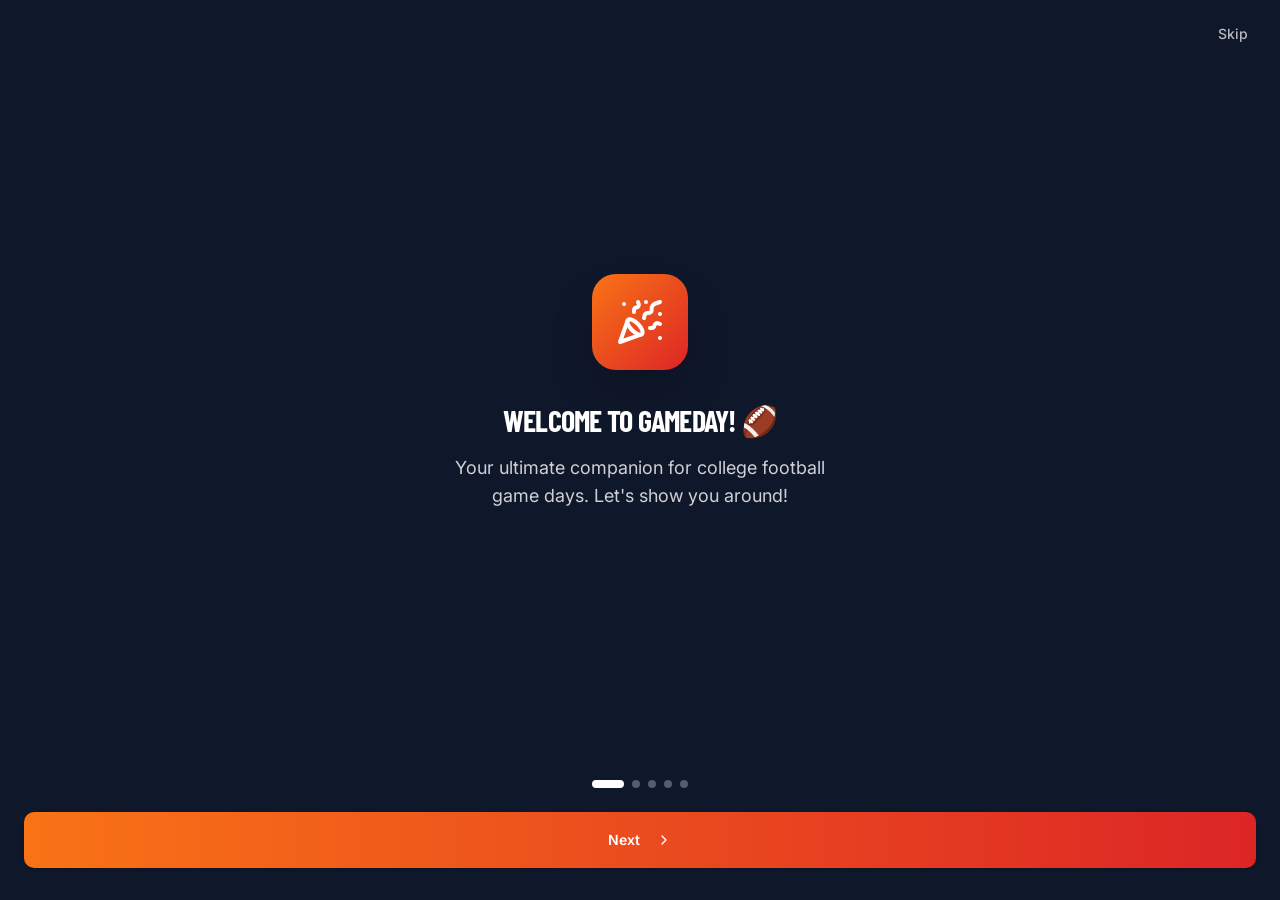
<file: crspg88umr/app/index.html>
<!DOCTYPE html>
<html lang="en">
  <head>
    <meta name="robots" content="noindex, nofollow, noarchive" />
    <meta charset="UTF-8" />
    <link rel="icon" type="image/png" href="/crspg88umr/app/icons/icon-96x96.png" />
    <meta name="viewport" content="width=device-width, initial-scale=1.0, viewport-fit=cover" />
    
    <!-- PWA Meta Tags -->
    <meta name="theme-color" content="#f97316" />
    <meta name="apple-mobile-web-app-capable" content="yes" />
    <meta name="apple-mobile-web-app-status-bar-style" content="black-translucent" />
    <meta name="apple-mobile-web-app-title" content="GameDay" />
    <link rel="apple-touch-icon" href="/crspg88umr/app/icons/apple-touch-icon-180x180.png" />
    <link rel="manifest" href="/crspg88umr/app/manifest.json" />
    
    <!-- Preconnect for performance -->
    <link rel="preconnect" href="https://maps.googleapis.com" />
    <link rel="preconnect" href="https://maps.gstatic.com" crossorigin />
    
    <!-- Fonts: Inter (body) + Barlow Condensed (headlines, scoreboards) -->
    <link rel="preconnect" href="https://fonts.googleapis.com" />
    <link rel="preconnect" href="https://fonts.gstatic.com" crossorigin />
    <link href="https://fonts.googleapis.com/css2?family=Barlow+Condensed:wght@600;700;800&family=Inter:wght@400;500;600;700&display=swap" rel="stylesheet" />

    <!-- Apply light/dark theme before first paint (see src/lib/theme.js) -->
    <script>
      (function () {
        try {
          var pref = localStorage.getItem('gameday_theme');
          var dark = pref === 'dark' || (pref !== 'light' && window.matchMedia('(prefers-color-scheme: dark)').matches);
          if (dark) document.documentElement.classList.add('dark');
          document.documentElement.style.colorScheme = dark ? 'dark' : 'light';
        } catch (e) {}
      })();
    </script>

    <title>GameDay</title>
    <script type="module" crossorigin src="/crspg88umr/app/assets/index-D2Q25SiB.js"></script>
    <link rel="stylesheet" crossorigin href="/crspg88umr/app/assets/index-hTl-i4Z7.css">
  <script id="vite-plugin-pwa:register-sw" src="/crspg88umr/app/registerSW.js"></script></head>
  <body>
    <div id="root"></div>
  </body>
</html>
</file>
<file: crspg88umr/app/assets/index-hTl-i4Z7.css>
:root{--c-slate-50: 248 250 252;--c-slate-100: 241 245 249;--c-slate-200: 226 232 240;--c-slate-300: 203 213 225;--c-slate-400: 148 163 184;--c-slate-500: 100 116 139;--c-slate-600: 71 85 105;--c-slate-700: 51 65 85;--c-slate-800: 30 41 59;--c-slate-900: 15 23 42;--c-slate-950: 2 6 23;--c-gray-50: 249 250 251;--c-gray-100: 243 244 246;--c-gray-200: 229 231 235;--c-gray-300: 209 213 219;--c-gray-400: 156 163 175;--c-gray-500: 107 114 128;--c-gray-600: 75 85 99;--c-gray-700: 55 65 81;--c-gray-800: 31 41 55;--c-gray-900: 17 24 39;--c-gray-950: 3 7 18;--c-red-50: 254 242 242;--c-red-100: 254 226 226;--c-red-200: 254 202 202;--c-red-300: 252 165 165;--c-red-400: 248 113 113;--c-red-500: 239 68 68;--c-red-600: 220 38 38;--c-red-700: 185 28 28;--c-red-800: 153 27 27;--c-red-900: 127 29 29;--c-red-950: 69 10 10;--c-orange-50: 255 247 237;--c-orange-100: 255 237 213;--c-orange-200: 254 215 170;--c-orange-300: 253 186 116;--c-orange-400: 251 146 60;--c-orange-500: 249 115 22;--c-orange-600: 234 88 12;--c-orange-700: 194 65 12;--c-orange-800: 154 52 18;--c-orange-900: 124 45 18;--c-orange-950: 67 20 7;--c-amber-50: 255 251 235;--c-amber-100: 254 243 199;--c-amber-200: 253 230 138;--c-amber-300: 252 211 77;--c-amber-400: 251 191 36;--c-amber-500: 245 158 11;--c-amber-600: 217 119 6;--c-amber-700: 180 83 9;--c-amber-800: 146 64 14;--c-amber-900: 120 53 15;--c-amber-950: 69 26 3;--c-yellow-50: 254 252 232;--c-yellow-100: 254 249 195;--c-yellow-200: 254 240 138;--c-yellow-300: 253 224 71;--c-yellow-400: 250 204 21;--c-yellow-500: 234 179 8;--c-yellow-600: 202 138 4;--c-yellow-700: 161 98 7;--c-yellow-800: 133 77 14;--c-yellow-900: 113 63 18;--c-yellow-950: 66 32 6;--c-green-50: 240 253 244;--c-green-100: 220 252 231;--c-green-200: 187 247 208;--c-green-300: 134 239 172;--c-green-400: 74 222 128;--c-green-500: 34 197 94;--c-green-600: 22 163 74;--c-green-700: 21 128 61;--c-green-800: 22 101 52;--c-green-900: 20 83 45;--c-green-950: 5 46 22;--c-emerald-50: 236 253 245;--c-emerald-100: 209 250 229;--c-emerald-200: 167 243 208;--c-emerald-300: 110 231 183;--c-emerald-400: 52 211 153;--c-emerald-500: 16 185 129;--c-emerald-600: 5 150 105;--c-emerald-700: 4 120 87;--c-emerald-800: 6 95 70;--c-emerald-900: 6 78 59;--c-emerald-950: 2 44 34;--c-teal-50: 240 253 250;--c-teal-100: 204 251 241;--c-teal-200: 153 246 228;--c-teal-300: 94 234 212;--c-teal-400: 45 212 191;--c-teal-500: 20 184 166;--c-teal-600: 13 148 136;--c-teal-700: 15 118 110;--c-teal-800: 17 94 89;--c-teal-900: 19 78 74;--c-teal-950: 4 47 46;--c-blue-50: 239 246 255;--c-blue-100: 219 234 254;--c-blue-200: 191 219 254;--c-blue-300: 147 197 253;--c-blue-400: 96 165 250;--c-blue-500: 59 130 246;--c-blue-600: 37 99 235;--c-blue-700: 29 78 216;--c-blue-800: 30 64 175;--c-blue-900: 30 58 138;--c-blue-950: 23 37 84;--c-indigo-50: 238 242 255;--c-indigo-100: 224 231 255;--c-indigo-200: 199 210 254;--c-indigo-300: 165 180 252;--c-indigo-400: 129 140 248;--c-indigo-500: 99 102 241;--c-indigo-600: 79 70 229;--c-indigo-700: 67 56 202;--c-indigo-800: 55 48 163;--c-indigo-900: 49 46 129;--c-indigo-950: 30 27 75;--c-purple-50: 250 245 255;--c-purple-100: 243 232 255;--c-purple-200: 233 213 255;--c-purple-300: 216 180 254;--c-purple-400: 192 132 252;--c-purple-500: 168 85 247;--c-purple-600: 147 51 234;--c-purple-700: 126 34 206;--c-purple-800: 107 33 168;--c-purple-900: 88 28 135;--c-purple-950: 59 7 100;--c-pink-50: 253 242 248;--c-pink-100: 252 231 243;--c-pink-200: 251 207 232;--c-pink-300: 249 168 212;--c-pink-400: 244 114 182;--c-pink-500: 236 72 153;--c-pink-600: 219 39 119;--c-pink-700: 190 24 93;--c-pink-800: 157 23 77;--c-pink-900: 131 24 67;--c-pink-950: 80 7 36}.dark{--c-slate-50: 11 19 38;--c-slate-100: 34 42 61;--c-slate-200: 45 52 73;--c-slate-300: 58 66 89;--c-slate-400: 124 134 162;--c-slate-500: 154 164 191;--c-slate-600: 182 191 216;--c-slate-700: 201 209 233;--c-slate-800: 211 219 245;--c-slate-900: 218 226 253;--c-slate-950: 238 242 255;--c-gray-50: 11 19 38;--c-gray-100: 34 42 61;--c-gray-200: 45 52 73;--c-gray-300: 58 66 89;--c-gray-400: 124 134 162;--c-gray-500: 154 164 191;--c-gray-600: 182 191 216;--c-gray-700: 201 209 233;--c-gray-800: 211 219 245;--c-gray-900: 218 226 253;--c-gray-950: 238 242 255;--c-red-50: 53 36 53;--c-red-100: 71 39 55;--c-red-200: 92 43 56;--c-red-300: 136 72 82;--c-red-400: 248 113 113;--c-red-500: 239 68 68;--c-red-600: 239 68 68;--c-red-700: 252 165 165;--c-red-800: 254 202 202;--c-red-900: 254 226 226;--c-red-950: 254 242 242;--c-orange-50: 55 43 47;--c-orange-100: 73 49 45;--c-orange-200: 95 58 42;--c-orange-300: 137 89 56;--c-orange-400: 251 146 60;--c-orange-500: 249 115 22;--c-orange-600: 249 115 22;--c-orange-700: 253 186 116;--c-orange-800: 254 215 170;--c-orange-900: 255 237 213;--c-orange-950: 255 247 237;--c-amber-50: 54 49 45;--c-amber-100: 72 59 42;--c-amber-200: 94 72 38;--c-amber-300: 137 111 44;--c-amber-400: 251 191 36;--c-amber-500: 245 158 11;--c-amber-600: 245 158 11;--c-amber-700: 252 211 77;--c-amber-800: 253 230 138;--c-amber-900: 254 243 199;--c-amber-950: 255 251 235;--c-yellow-50: 53 52 45;--c-yellow-100: 69 64 42;--c-yellow-200: 91 78 37;--c-yellow-300: 137 118 36;--c-yellow-400: 250 204 21;--c-yellow-500: 234 179 8;--c-yellow-600: 234 179 8;--c-yellow-700: 253 224 71;--c-yellow-800: 254 240 138;--c-yellow-900: 254 249 195;--c-yellow-950: 254 252 232;--c-green-50: 25 54 57;--c-green-100: 25 68 60;--c-green-200: 27 84 65;--c-green-300: 49 127 90;--c-green-400: 74 222 128;--c-green-500: 34 197 94;--c-green-600: 34 197 94;--c-green-700: 134 239 172;--c-green-800: 187 247 208;--c-green-900: 220 252 231;--c-green-950: 240 253 244;--c-emerald-50: 22 53 62;--c-emerald-100: 21 65 68;--c-emerald-200: 21 80 76;--c-emerald-300: 38 121 102;--c-emerald-400: 52 211 153;--c-emerald-500: 16 185 129;--c-emerald-600: 16 185 129;--c-emerald-700: 110 231 183;--c-emerald-800: 167 243 208;--c-emerald-900: 209 250 229;--c-emerald-950: 236 253 245;--c-teal-50: 23 52 67;--c-teal-100: 22 65 76;--c-teal-200: 22 80 88;--c-teal-300: 34 122 121;--c-teal-400: 45 212 191;--c-teal-500: 20 184 166;--c-teal-600: 20 184 166;--c-teal-700: 94 234 212;--c-teal-800: 153 246 228;--c-teal-900: 204 251 241;--c-teal-950: 240 253 250;--c-blue-50: 28 45 78;--c-blue-100: 31 53 94;--c-blue-200: 35 63 113;--c-blue-300: 60 98 151;--c-blue-400: 96 165 250;--c-blue-500: 59 130 246;--c-blue-600: 59 130 246;--c-blue-700: 147 197 253;--c-blue-800: 191 219 254;--c-blue-900: 219 234 254;--c-blue-950: 239 246 255;--c-indigo-50: 34 41 78;--c-indigo-100: 40 47 93;--c-indigo-200: 47 54 112;--c-indigo-300: 76 86 150;--c-indigo-400: 129 140 248;--c-indigo-500: 99 102 241;--c-indigo-600: 99 102 241;--c-indigo-700: 165 180 252;--c-indigo-800: 199 210 254;--c-indigo-900: 224 231 255;--c-indigo-950: 238 242 255;--c-purple-50: 43 39 78;--c-purple-100: 55 43 94;--c-purple-200: 69 48 114;--c-purple-300: 108 82 152;--c-purple-400: 192 132 252;--c-purple-500: 168 85 247;--c-purple-600: 168 85 247;--c-purple-700: 216 180 254;--c-purple-800: 233 213 255;--c-purple-900: 243 232 255;--c-purple-950: 250 245 255;--c-pink-50: 53 37 65;--c-pink-100: 70 40 73;--c-pink-200: 91 44 84;--c-pink-300: 134 73 117;--c-pink-400: 244 114 182;--c-pink-500: 236 72 153;--c-pink-600: 236 72 153;--c-pink-700: 249 168 212;--c-pink-800: 251 207 232;--c-pink-900: 252 231 243;--c-pink-950: 253 242 248}*,:before,:after{--tw-border-spacing-x: 0;--tw-border-spacing-y: 0;--tw-translate-x: 0;--tw-translate-y: 0;--tw-rotate: 0;--tw-skew-x: 0;--tw-skew-y: 0;--tw-scale-x: 1;--tw-scale-y: 1;--tw-pan-x: ;--tw-pan-y: ;--tw-pinch-zoom: ;--tw-scroll-snap-strictness: proximity;--tw-gradient-from-position: ;--tw-gradient-via-position: ;--tw-gradient-to-position: ;--tw-ordinal: ;--tw-slashed-zero: ;--tw-numeric-figure: ;--tw-numeric-spacing: ;--tw-numeric-fraction: ;--tw-ring-inset: ;--tw-ring-offset-width: 0px;--tw-ring-offset-color: #fff;--tw-ring-color: rgb(147 197 253 / .5);--tw-ring-offset-shadow: 0 0 #0000;--tw-ring-shadow: 0 0 #0000;--tw-shadow: 0 0 #0000;--tw-shadow-colored: 0 0 #0000;--tw-blur: ;--tw-brightness: ;--tw-contrast: ;--tw-grayscale: ;--tw-hue-rotate: ;--tw-invert: ;--tw-saturate: ;--tw-sepia: ;--tw-drop-shadow: ;--tw-backdrop-blur: ;--tw-backdrop-brightness: ;--tw-backdrop-contrast: ;--tw-backdrop-grayscale: ;--tw-backdrop-hue-rotate: ;--tw-backdrop-invert: ;--tw-backdrop-opacity: ;--tw-backdrop-saturate: ;--tw-backdrop-sepia: ;--tw-contain-size: ;--tw-contain-layout: ;--tw-contain-paint: ;--tw-contain-style: }::backdrop{--tw-border-spacing-x: 0;--tw-border-spacing-y: 0;--tw-translate-x: 0;--tw-translate-y: 0;--tw-rotate: 0;--tw-skew-x: 0;--tw-skew-y: 0;--tw-scale-x: 1;--tw-scale-y: 1;--tw-pan-x: ;--tw-pan-y: ;--tw-pinch-zoom: ;--tw-scroll-snap-strictness: proximity;--tw-gradient-from-position: ;--tw-gradient-via-position: ;--tw-gradient-to-position: ;--tw-ordinal: ;--tw-slashed-zero: ;--tw-numeric-figure: ;--tw-numeric-spacing: ;--tw-numeric-fraction: ;--tw-ring-inset: ;--tw-ring-offset-width: 0px;--tw-ring-offset-color: #fff;--tw-ring-color: rgb(147 197 253 / .5);--tw-ring-offset-shadow: 0 0 #0000;--tw-ring-shadow: 0 0 #0000;--tw-shadow: 0 0 #0000;--tw-shadow-colored: 0 0 #0000;--tw-blur: ;--tw-brightness: ;--tw-contrast: ;--tw-grayscale: ;--tw-hue-rotate: ;--tw-invert: ;--tw-saturate: ;--tw-sepia: ;--tw-drop-shadow: ;--tw-backdrop-blur: ;--tw-backdrop-brightness: ;--tw-backdrop-contrast: ;--tw-backdrop-grayscale: ;--tw-backdrop-hue-rotate: ;--tw-backdrop-invert: ;--tw-backdrop-opacity: ;--tw-backdrop-saturate: ;--tw-backdrop-sepia: ;--tw-contain-size: ;--tw-contain-layout: ;--tw-contain-paint: ;--tw-contain-style: }*,:before,:after{box-sizing:border-box;border-width:0;border-style:solid;border-color:rgb(var(--c-gray-200) / 1)}:before,:after{--tw-content: ""}html,:host{line-height:1.5;-webkit-text-size-adjust:100%;-moz-tab-size:4;-o-tab-size:4;tab-size:4;font-family:Inter,system-ui,-apple-system,Segoe UI,Roboto,sans-serif;font-feature-settings:normal;font-variation-settings:normal;-webkit-tap-highlight-color:transparent}body{margin:0;line-height:inherit}hr{height:0;color:inherit;border-top-width:1px}abbr:where([title]){-webkit-text-decoration:underline dotted;text-decoration:underline dotted}h1,h2,h3,h4,h5,h6{font-size:inherit;font-weight:inherit}a{color:inherit;text-decoration:inherit}b,strong{font-weight:bolder}code,kbd,samp,pre{font-family:ui-monospace,SFMono-Regular,Menlo,Monaco,Consolas,Liberation Mono,Courier New,monospace;font-feature-settings:normal;font-variation-settings:normal;font-size:1em}small{font-size:80%}sub,sup{font-size:75%;line-height:0;position:relative;vertical-align:baseline}sub{bottom:-.25em}sup{top:-.5em}table{text-indent:0;border-color:inherit;border-collapse:collapse}button,input,optgroup,select,textarea{font-family:inherit;font-feature-settings:inherit;font-variation-settings:inherit;font-size:100%;font-weight:inherit;line-height:inherit;letter-spacing:inherit;color:inherit;margin:0;padding:0}button,select{text-transform:none}button,input:where([type=button]),input:where([type=reset]),input:where([type=submit]){-webkit-appearance:button;background-color:transparent;background-image:none}:-moz-focusring{outline:auto}:-moz-ui-invalid{box-shadow:none}progress{vertical-align:baseline}::-webkit-inner-spin-button,::-webkit-outer-spin-button{height:auto}[type=search]{-webkit-appearance:textfield;outline-offset:-2px}::-webkit-search-decoration{-webkit-appearance:none}::-webkit-file-upload-button{-webkit-appearance:button;font:inherit}summary{display:list-item}blockquote,dl,dd,h1,h2,h3,h4,h5,h6,hr,figure,p,pre{margin:0}fieldset{margin:0;padding:0}legend{padding:0}ol,ul,menu{list-style:none;margin:0;padding:0}dialog{padding:0}textarea{resize:vertical}input::-moz-placeholder,textarea::-moz-placeholder{opacity:1;color:rgb(var(--c-gray-400) / 1)}input::placeholder,textarea::placeholder{opacity:1;color:rgb(var(--c-gray-400) / 1)}button,[role=button]{cursor:pointer}:disabled{cursor:default}img,svg,video,canvas,audio,iframe,embed,object{display:block;vertical-align:middle}img,video{max-width:100%;height:auto}[hidden]:where(:not([hidden=until-found])){display:none}:root{color-scheme:light;--gd-surface: 246 247 251;--gd-surface-container: 255 255 255;--gd-surface-container-high: 241 245 249;--gd-surface-container-highest: 226 232 240;--gd-on-surface: 15 23 42;--gd-on-surface-variant: 71 85 105;--gd-outline: 148 163 184;--gd-outline-variant: 226 232 240;--gd-brand: 249 115 22;--gd-brand-soft: 234 88 12;--gd-brand-alt: 251 191 36;--gd-brand-ondark: 255 182 144;--gd-brand-text: var(--gd-brand);--c-orange-t500: var(--c-orange-500);--c-orange-t600: var(--c-orange-600);--gd-win: 5 150 105;--gd-highlight: 217 119 6;--background: 0 0% 100%;--foreground: 222 47% 11%;--card: 0 0% 100%;--card-foreground: 222 47% 11%;--popover: 0 0% 100%;--popover-foreground: 222 47% 11%;--primary: 24.6 95% 53.1%;--primary-foreground: 0 0% 100%;--secondary: 210 40% 96.1%;--secondary-foreground: 222 47% 11%;--muted: 210 40% 96.1%;--muted-foreground: 215 16% 47%;--accent: 33 100% 96%;--accent-foreground: 21 90% 40%;--destructive: 0 84.2% 60.2%;--destructive-foreground: 0 0% 98%;--border: 214 32% 91%;--input: 214 32% 91%;--ring: 24.6 95% 53.1%;--chart-1: 24.6 95% 53.1%;--chart-2: 160 84% 39%;--chart-3: 38 92% 50%;--chart-4: 217 91% 60%;--chart-5: 330 81% 60%;--radius: .75rem;--sidebar-background: 0 0% 100%;--sidebar-foreground: 222 47% 11%;--sidebar-primary: 24.6 95% 53.1%;--sidebar-primary-foreground: 0 0% 100%;--sidebar-accent: 210 40% 96.1%;--sidebar-accent-foreground: 222 47% 11%;--sidebar-border: 214 32% 91%;--sidebar-ring: 24.6 95% 53.1%}.\!dark{color-scheme:dark!important;--gd-surface: 11 19 38 !important;--gd-surface-container: 23 31 51 !important;--gd-surface-container-high: 34 42 61 !important;--gd-surface-container-highest: 45 52 73 !important;--gd-on-surface: 218 226 253 !important;--gd-on-surface-variant: 154 164 191 !important;--gd-outline: 124 134 162 !important;--gd-outline-variant: 45 52 73 !important;--gd-brand: 249 115 22 !important;--gd-brand-soft: 255 182 144 !important;--gd-brand-alt: 251 191 36 !important;--gd-brand-ondark: 255 182 144 !important;--gd-win: 78 222 163 !important;--gd-highlight: 255 185 95 !important;--background: 222 55% 10% !important;--foreground: 227 89% 92% !important;--card: 222 38% 15% !important;--card-foreground: 227 89% 92% !important;--popover: 222 38% 15% !important;--popover-foreground: 227 89% 92% !important;--primary: 24.6 95% 53.1% !important;--primary-foreground: 0 0% 100% !important;--secondary: 222 28% 19% !important;--secondary-foreground: 227 89% 92% !important;--muted: 222 28% 19% !important;--muted-foreground: 224 22% 68% !important;--accent: 222 24% 23% !important;--accent-foreground: 20 100% 78% !important;--destructive: 0 72% 51% !important;--destructive-foreground: 0 0% 98% !important;--border: 224 24% 23% !important;--input: 224 24% 23% !important;--ring: 24.6 95% 53.1% !important;--chart-1: 24.6 95% 53.1% !important;--chart-2: 156 69% 59% !important;--chart-3: 34 100% 69% !important;--chart-4: 217 91% 68% !important;--chart-5: 330 81% 70% !important;--sidebar-background: 222 38% 15% !important;--sidebar-foreground: 227 89% 92% !important;--sidebar-primary: 24.6 95% 53.1% !important;--sidebar-primary-foreground: 0 0% 100% !important;--sidebar-accent: 222 28% 19% !important;--sidebar-accent-foreground: 227 89% 92% !important;--sidebar-border: 224 24% 23% !important;--sidebar-ring: 24.6 95% 53.1% !important}.dark{color-scheme:dark;--gd-surface: 11 19 38;--gd-surface-container: 23 31 51;--gd-surface-container-high: 34 42 61;--gd-surface-container-highest: 45 52 73;--gd-on-surface: 218 226 253;--gd-on-surface-variant: 154 164 191;--gd-outline: 124 134 162;--gd-outline-variant: 45 52 73;--gd-brand: 249 115 22;--gd-brand-soft: 255 182 144;--gd-brand-alt: 251 191 36;--gd-brand-ondark: 255 182 144;--gd-win: 78 222 163;--gd-highlight: 255 185 95;--background: 222 55% 10%;--foreground: 227 89% 92%;--card: 222 38% 15%;--card-foreground: 227 89% 92%;--popover: 222 38% 15%;--popover-foreground: 227 89% 92%;--primary: 24.6 95% 53.1%;--primary-foreground: 0 0% 100%;--secondary: 222 28% 19%;--secondary-foreground: 227 89% 92%;--muted: 222 28% 19%;--muted-foreground: 224 22% 68%;--accent: 222 24% 23%;--accent-foreground: 20 100% 78%;--destructive: 0 72% 51%;--destructive-foreground: 0 0% 98%;--border: 224 24% 23%;--input: 224 24% 23%;--ring: 24.6 95% 53.1%;--chart-1: 24.6 95% 53.1%;--chart-2: 156 69% 59%;--chart-3: 34 100% 69%;--chart-4: 217 91% 68%;--chart-5: 330 81% 70%;--sidebar-background: 222 38% 15%;--sidebar-foreground: 227 89% 92%;--sidebar-primary: 24.6 95% 53.1%;--sidebar-primary-foreground: 0 0% 100%;--sidebar-accent: 222 28% 19%;--sidebar-accent-foreground: 227 89% 92%;--sidebar-border: 224 24% 23%;--sidebar-ring: 24.6 95% 53.1%}*{border-color:hsl(var(--border));outline-color:hsl(var(--ring) / .5)}body{--tw-bg-opacity: 1;background-color:rgb(var(--gd-surface) / var(--tw-bg-opacity, 1));font-family:Inter,system-ui,-apple-system,Segoe UI,Roboto,sans-serif;--tw-text-opacity: 1;color:rgb(var(--gd-on-surface) / var(--tw-text-opacity, 1));-webkit-font-smoothing:antialiased;-moz-osx-font-smoothing:grayscale}h1,h2,h3{font-family:Barlow Condensed,Inter,system-ui,sans-serif;letter-spacing:-.025em}h1,h2{text-transform:uppercase}.\!dark .gd-header,.dark .gd-header{border-bottom-width:1px;--tw-border-opacity: 1;border-color:rgb(var(--gd-outline-variant) / var(--tw-border-opacity, 1));background-color:rgb(var(--gd-surface) / .9);background-image:none;--tw-text-opacity: 1;color:rgb(var(--gd-on-surface) / var(--tw-text-opacity, 1));--tw-shadow: 0 1px 8px rgba(0,0,0,.25);--tw-shadow-colored: 0 1px 8px var(--tw-shadow-color);box-shadow:var(--tw-ring-offset-shadow, 0 0 #0000),var(--tw-ring-shadow, 0 0 #0000),var(--tw-shadow);--tw-backdrop-blur: blur(24px);-webkit-backdrop-filter:var(--tw-backdrop-blur) var(--tw-backdrop-brightness) var(--tw-backdrop-contrast) var(--tw-backdrop-grayscale) var(--tw-backdrop-hue-rotate) var(--tw-backdrop-invert) var(--tw-backdrop-opacity) var(--tw-backdrop-saturate) var(--tw-backdrop-sepia);backdrop-filter:var(--tw-backdrop-blur) var(--tw-backdrop-brightness) var(--tw-backdrop-contrast) var(--tw-backdrop-grayscale) var(--tw-backdrop-hue-rotate) var(--tw-backdrop-invert) var(--tw-backdrop-opacity) var(--tw-backdrop-saturate) var(--tw-backdrop-sepia)}.gd-page{min-height:100vh;--tw-bg-opacity: 1;background-color:rgb(var(--gd-surface) / var(--tw-bg-opacity, 1));padding-bottom:6rem}.gd-card{border-radius:1rem;border-width:1px;--tw-border-opacity: 1;border-color:rgb(var(--gd-outline-variant) / var(--tw-border-opacity, 1));--tw-bg-opacity: 1;background-color:rgb(var(--gd-surface-container) / var(--tw-bg-opacity, 1));--tw-shadow: 0 1px 2px rgba(15,23,42,.06),0 8px 20px -8px rgba(15,23,42,.12);--tw-shadow-colored: 0 1px 2px var(--tw-shadow-color), 0 8px 20px -8px var(--tw-shadow-color);box-shadow:var(--tw-ring-offset-shadow, 0 0 #0000),var(--tw-ring-shadow, 0 0 #0000),var(--tw-shadow)}.gd-card:is(.dark *){border-color:#ffffff14;--tw-shadow: 0 2px 4px rgba(0,0,0,.4),0 12px 24px -4px rgba(15,23,42,.6);--tw-shadow-colored: 0 2px 4px var(--tw-shadow-color), 0 12px 24px -4px var(--tw-shadow-color);box-shadow:var(--tw-ring-offset-shadow, 0 0 #0000),var(--tw-ring-shadow, 0 0 #0000),var(--tw-shadow)}.gd-card-glow{--tw-shadow: 0 0 24px -6px rgb(var(--gd-brand)/.35);--tw-shadow-colored: 0 0 24px -6px var(--tw-shadow-color);box-shadow:var(--tw-ring-offset-shadow, 0 0 #0000),var(--tw-ring-shadow, 0 0 #0000),var(--tw-shadow)}.gd-card-glow:is(.dark *){--tw-shadow: 0 0 24px -4px rgb(var(--gd-brand)/.28),0 12px 24px -4px rgba(15,23,42,.6);--tw-shadow-colored: 0 0 24px -4px var(--tw-shadow-color), 0 12px 24px -4px var(--tw-shadow-color);box-shadow:var(--tw-ring-offset-shadow, 0 0 #0000),var(--tw-ring-shadow, 0 0 #0000),var(--tw-shadow)}.gd-eyebrow{font-size:11px;font-weight:700;text-transform:uppercase;letter-spacing:.14em;--tw-text-opacity: 1;color:rgb(var(--c-orange-t600) / var(--tw-text-opacity, 1))}.gd-eyebrow:is(.dark *){--tw-text-opacity: 1;color:rgb(var(--gd-brand-soft) / var(--tw-text-opacity, 1))}.gd-chip{display:inline-flex;height:2rem;flex-shrink:0;align-items:center;gap:.375rem;white-space:nowrap;border-radius:9999px;border-width:1px;--tw-border-opacity: 1;border-color:rgb(var(--gd-outline-variant) / var(--tw-border-opacity, 1));--tw-bg-opacity: 1;background-color:rgb(var(--gd-surface-container) / var(--tw-bg-opacity, 1));padding-left:.875rem;padding-right:.875rem;font-family:Barlow Condensed,Inter,system-ui,sans-serif;font-size:.875rem;line-height:1.25rem;font-weight:700;text-transform:uppercase;letter-spacing:.025em;--tw-text-opacity: 1;color:rgb(var(--gd-on-surface-variant) / var(--tw-text-opacity, 1));transition-property:color,background-color,border-color,text-decoration-color,fill,stroke;transition-timing-function:cubic-bezier(.4,0,.2,1);transition-duration:.15s}.gd-chip:hover{--tw-text-opacity: 1;color:rgb(var(--gd-on-surface) / var(--tw-text-opacity, 1))}.gd-chip:is(.dark *){border-color:#ffffff14}.gd-chip[aria-pressed=true],.gd-chip[aria-selected=true]{border-color:transparent;--tw-bg-opacity: 1;background-color:rgb(var(--gd-brand) / var(--tw-bg-opacity, 1));--tw-text-opacity: 1;color:rgb(255 255 255 / var(--tw-text-opacity, 1));--tw-shadow: 0 0 14px -4px rgb(var(--gd-brand)/.6);--tw-shadow-colored: 0 0 14px -4px var(--tw-shadow-color);box-shadow:var(--tw-ring-offset-shadow, 0 0 #0000),var(--tw-ring-shadow, 0 0 #0000),var(--tw-shadow)}.gd-chip-row{margin-left:-1rem;margin-right:-1rem;display:flex;gap:.5rem;overflow-x:auto;padding-left:1rem;padding-right:1rem;padding-bottom:.25rem;scrollbar-width:none}.gd-segment{display:grid;gap:.25rem;border-radius:.75rem;--tw-bg-opacity: 1;background-color:rgb(var(--gd-surface-container-high) / var(--tw-bg-opacity, 1));padding:.25rem}.gd-segment:is(.dark *){--tw-bg-opacity: 1;background-color:rgb(var(--gd-surface-container) / var(--tw-bg-opacity, 1))}.gd-segment>button{display:flex;align-items:center;justify-content:center;gap:.375rem;border-radius:var(--radius);padding-top:.5rem;padding-bottom:.5rem;font-size:.875rem;line-height:1.25rem;font-weight:600;--tw-text-opacity: 1;color:rgb(var(--gd-on-surface-variant) / var(--tw-text-opacity, 1));transition-property:color,background-color,border-color,text-decoration-color,fill,stroke;transition-timing-function:cubic-bezier(.4,0,.2,1);transition-duration:.15s}.gd-segment>button[aria-selected=true],.gd-segment>button[aria-pressed=true]{--tw-bg-opacity: 1;background-color:rgb(var(--gd-surface-container) / var(--tw-bg-opacity, 1));--tw-text-opacity: 1;color:rgb(var(--gd-on-surface) / var(--tw-text-opacity, 1));--tw-shadow: 0 1px 2px 0 rgb(0 0 0 / .05);--tw-shadow-colored: 0 1px 2px 0 var(--tw-shadow-color);box-shadow:var(--tw-ring-offset-shadow, 0 0 #0000),var(--tw-ring-shadow, 0 0 #0000),var(--tw-shadow)}.gd-segment>button[aria-selected=true]:is(.dark *),.gd-segment>button[aria-pressed=true]:is(.dark *){--tw-bg-opacity: 1;background-color:rgb(var(--gd-surface-container-highest) / var(--tw-bg-opacity, 1))}.gd-input{height:3rem;width:100%;border-radius:.75rem;border-width:1px;--tw-border-opacity: 1;border-color:rgb(var(--gd-outline-variant) / var(--tw-border-opacity, 1));--tw-bg-opacity: 1;background-color:rgb(var(--gd-surface-container) / var(--tw-bg-opacity, 1));padding-left:1rem;padding-right:1rem;font-size:15px;--tw-text-opacity: 1;color:rgb(var(--gd-on-surface) / var(--tw-text-opacity, 1))}.gd-input::-moz-placeholder{color:rgb(var(--gd-on-surface-variant) / .7)}.gd-input::placeholder{color:rgb(var(--gd-on-surface-variant) / .7)}.gd-input:focus{--tw-border-opacity: 1;border-color:rgb(var(--gd-brand) / var(--tw-border-opacity, 1));outline:2px solid transparent;outline-offset:2px;--tw-ring-offset-shadow: var(--tw-ring-inset) 0 0 0 var(--tw-ring-offset-width) var(--tw-ring-offset-color);--tw-ring-shadow: var(--tw-ring-inset) 0 0 0 calc(2px + var(--tw-ring-offset-width)) var(--tw-ring-color);box-shadow:var(--tw-ring-offset-shadow),var(--tw-ring-shadow),var(--tw-shadow, 0 0 #0000);--tw-ring-color: rgb(var(--gd-brand) / .4)}.gd-input:is(.dark *){border-color:#ffffff14;--tw-bg-opacity: 1;background-color:rgb(var(--gd-surface) / var(--tw-bg-opacity, 1))}.gd-pill{display:inline-flex;align-items:center;gap:.25rem;border-radius:9999px;padding:.125rem .5rem;font-size:11px;font-weight:700;text-transform:uppercase;letter-spacing:.05em}.gd-btn-primary{--tw-bg-opacity: 1;background-color:rgb(var(--gd-brand) / var(--tw-bg-opacity, 1));font-weight:600;--tw-text-opacity: 1;color:rgb(255 255 255 / var(--tw-text-opacity, 1));--tw-shadow: 0 0 16px -4px rgb(var(--gd-brand)/.5);--tw-shadow-colored: 0 0 16px -4px var(--tw-shadow-color);box-shadow:var(--tw-ring-offset-shadow, 0 0 #0000),var(--tw-ring-shadow, 0 0 #0000),var(--tw-shadow)}.gd-btn-primary:hover{--tw-bg-opacity: 1;background-color:rgb(var(--c-orange-600) / var(--tw-bg-opacity, 1))}.gd-score{font-family:Barlow Condensed,Inter,system-ui,sans-serif;font-weight:800;--tw-numeric-spacing: tabular-nums;font-variant-numeric:var(--tw-ordinal) var(--tw-slashed-zero) var(--tw-numeric-figure) var(--tw-numeric-spacing) var(--tw-numeric-fraction);letter-spacing:.025em}.sr-only{position:absolute;width:1px;height:1px;padding:0;margin:-1px;overflow:hidden;clip:rect(0,0,0,0);white-space:nowrap;border-width:0}.pointer-events-none{pointer-events:none}.pointer-events-auto{pointer-events:auto}.visible{visibility:visible}.invisible{visibility:hidden}.collapse{visibility:collapse}.static{position:static}.fixed{position:fixed}.absolute{position:absolute}.relative{position:relative}.sticky{position:sticky}.inset-0{top:0;right:0;bottom:0;left:0}.inset-x-0{left:0;right:0}.inset-x-3{left:.75rem;right:.75rem}.inset-x-4{left:1rem;right:1rem}.inset-y-0{top:0;bottom:0}.-bottom-0\.5{bottom:-.125rem}.-bottom-1{bottom:-.25rem}.-bottom-10{bottom:-2.5rem}.-bottom-12{bottom:-3rem}.-left-10{left:-2.5rem}.-left-12{left:-3rem}.-left-2\.5{left:-.625rem}.-right-0\.5{right:-.125rem}.-right-1{right:-.25rem}.-right-10{right:-2.5rem}.-right-12{right:-3rem}.-right-16{right:-4rem}.-top-1{top:-.25rem}.-top-1\.5{top:-.375rem}.-top-10{top:-2.5rem}.-top-12{top:-3rem}.-top-16{top:-4rem}.bottom-0{bottom:0}.bottom-1{bottom:.25rem}.bottom-1\.5{bottom:.375rem}.bottom-2{bottom:.5rem}.bottom-24{bottom:6rem}.bottom-3{bottom:.75rem}.bottom-4{bottom:1rem}.bottom-\[10\.5rem\]{bottom:10.5rem}.left-0{left:0}.left-1{left:.25rem}.left-1\.5{left:.375rem}.left-1\/2{left:50%}.left-2{left:.5rem}.left-3{left:.75rem}.left-3\.5{left:.875rem}.left-4{left:1rem}.left-\[50\%\]{left:50%}.right-0{right:0}.right-1{right:.25rem}.right-1\.5{right:.375rem}.right-2{right:.5rem}.right-3{right:.75rem}.right-4{right:1rem}.top-0{top:0}.top-1\.5{top:.375rem}.top-1\/2{top:50%}.top-2{top:.5rem}.top-20{top:5rem}.top-3{top:.75rem}.top-3\.5{top:.875rem}.top-4{top:1rem}.top-\[1px\]{top:1px}.top-\[20\%\]{top:20%}.top-\[50\%\]{top:50%}.top-\[60\%\]{top:60%}.top-full{top:100%}.z-10{z-index:10}.z-20{z-index:20}.z-30{z-index:30}.z-40{z-index:40}.z-50{z-index:50}.z-\[100\]{z-index:100}.z-\[1\]{z-index:1}.z-\[60\]{z-index:60}.z-\[70\]{z-index:70}.-m-1{margin:-.25rem}.m-0{margin:0}.m-3{margin:.75rem}.m-auto{margin:auto}.\!mx-0{margin-left:0!important;margin-right:0!important}.-mx-1{margin-left:-.25rem;margin-right:-.25rem}.-mx-3\.5{margin-left:-.875rem;margin-right:-.875rem}.-mx-4{margin-left:-1rem;margin-right:-1rem}.mx-1{margin-left:.25rem;margin-right:.25rem}.mx-2{margin-left:.5rem;margin-right:.5rem}.mx-3\.5{margin-left:.875rem;margin-right:.875rem}.mx-4{margin-left:1rem;margin-right:1rem}.mx-auto{margin-left:auto;margin-right:auto}.my-0\.5{margin-top:.125rem;margin-bottom:.125rem}.my-1{margin-top:.25rem;margin-bottom:.25rem}.-ml-4{margin-left:-1rem}.-mt-4{margin-top:-1rem}.mb-1{margin-bottom:.25rem}.mb-1\.5{margin-bottom:.375rem}.mb-2{margin-bottom:.5rem}.mb-2\.5{margin-bottom:.625rem}.mb-3{margin-bottom:.75rem}.mb-4{margin-bottom:1rem}.mb-6{margin-bottom:1.5rem}.mb-8{margin-bottom:2rem}.ml-0\.5{margin-left:.125rem}.ml-1{margin-left:.25rem}.ml-1\.5{margin-left:.375rem}.ml-2{margin-left:.5rem}.ml-auto{margin-left:auto}.mr-1{margin-right:.25rem}.mr-1\.5{margin-right:.375rem}.mr-2{margin-right:.5rem}.mt-0\.5{margin-top:.125rem}.mt-1{margin-top:.25rem}.mt-1\.5{margin-top:.375rem}.mt-2{margin-top:.5rem}.mt-2\.5{margin-top:.625rem}.mt-24{margin-top:6rem}.mt-3{margin-top:.75rem}.mt-4{margin-top:1rem}.mt-5{margin-top:1.25rem}.mt-6{margin-top:1.5rem}.mt-auto{margin-top:auto}.line-clamp-2{overflow:hidden;display:-webkit-box;-webkit-box-orient:vertical;-webkit-line-clamp:2}.line-clamp-3{overflow:hidden;display:-webkit-box;-webkit-box-orient:vertical;-webkit-line-clamp:3}.block{display:block}.inline{display:inline}.flex{display:flex}.inline-flex{display:inline-flex}.table{display:table}.grid{display:grid}.hidden{display:none}.aspect-\[16\/9\]{aspect-ratio:16/9}.aspect-\[4\/3\]{aspect-ratio:4/3}.aspect-square{aspect-ratio:1 / 1}.aspect-video{aspect-ratio:16 / 9}.size-4{width:1rem;height:1rem}.h-1{height:.25rem}.h-1\.5{height:.375rem}.h-10{height:2.5rem}.h-11{height:2.75rem}.h-12{height:3rem}.h-14{height:3.5rem}.h-16{height:4rem}.h-2{height:.5rem}.h-2\.5{height:.625rem}.h-20{height:5rem}.h-24{height:6rem}.h-28{height:7rem}.h-3{height:.75rem}.h-3\.5{height:.875rem}.h-32{height:8rem}.h-36{height:9rem}.h-4{height:1rem}.h-40{height:10rem}.h-44{height:11rem}.h-48{height:12rem}.h-5{height:1.25rem}.h-52{height:13rem}.h-56{height:14rem}.h-6{height:1.5rem}.h-64{height:16rem}.h-7{height:1.75rem}.h-72{height:18rem}.h-8{height:2rem}.h-80{height:20rem}.h-9{height:2.25rem}.h-96{height:24rem}.h-\[1px\]{height:1px}.h-\[22px\]{height:22px}.h-\[300px\]{height:300px}.h-\[480px\]{height:480px}.h-\[52vh\]{height:52vh}.h-\[60vh\]{height:60vh}.h-\[68px\]{height:68px}.h-\[78\%\]{height:78%}.h-\[84px\]{height:84px}.h-\[85vh\]{height:85vh}.h-\[90vh\]{height:90vh}.h-\[var\(--radix-navigation-menu-viewport-height\)\]{height:var(--radix-navigation-menu-viewport-height)}.h-\[var\(--radix-select-trigger-height\)\]{height:var(--radix-select-trigger-height)}.h-auto{height:auto}.h-full{height:100%}.h-px{height:1px}.h-svh{height:100svh}.max-h-32{max-height:8rem}.max-h-80{max-height:20rem}.max-h-96{max-height:24rem}.max-h-\[300px\]{max-height:300px}.max-h-\[40vh\]{max-height:40vh}.max-h-\[80vh\]{max-height:80vh}.max-h-\[85vh\]{max-height:85vh}.max-h-\[90vh\]{max-height:90vh}.max-h-\[92vh\]{max-height:92vh}.max-h-screen{max-height:100vh}.min-h-0{min-height:0px}.min-h-24{min-height:6rem}.min-h-28{min-height:7rem}.min-h-\[112px\]{min-height:112px}.min-h-\[2\.2em\]{min-height:2.2em}.min-h-\[260px\]{min-height:260px}.min-h-\[320px\]{min-height:320px}.min-h-\[44px\]{min-height:44px}.min-h-\[52px\]{min-height:52px}.min-h-\[60px\]{min-height:60px}.min-h-\[88px\]{min-height:88px}.min-h-screen{min-height:100vh}.min-h-svh{min-height:100svh}.w-0{width:0px}.w-1{width:.25rem}.w-1\.5{width:.375rem}.w-1\/2{width:50%}.w-1\/3{width:33.333333%}.w-10{width:2.5rem}.w-11{width:2.75rem}.w-12{width:3rem}.w-14{width:3.5rem}.w-16{width:4rem}.w-2{width:.5rem}.w-2\.5{width:.625rem}.w-2\/3{width:66.666667%}.w-20{width:5rem}.w-24{width:6rem}.w-28{width:7rem}.w-3{width:.75rem}.w-3\.5{width:.875rem}.w-3\/4{width:75%}.w-32{width:8rem}.w-36{width:9rem}.w-4{width:1rem}.w-44{width:11rem}.w-48{width:12rem}.w-5{width:1.25rem}.w-52{width:13rem}.w-6{width:1.5rem}.w-64{width:16rem}.w-7{width:1.75rem}.w-72{width:18rem}.w-8{width:2rem}.w-9{width:2.25rem}.w-\[--sidebar-width\]{width:var(--sidebar-width)}.w-\[100px\]{width:100px}.w-\[104px\]{width:104px}.w-\[1px\]{width:1px}.w-\[22px\]{width:22px}.w-\[78\%\]{width:78%}.w-\[92px\]{width:92px}.w-\[calc\(100\%-2rem\)\]{width:calc(100% - 2rem)}.w-auto{width:auto}.w-fit{width:-moz-fit-content;width:fit-content}.w-full{width:100%}.w-max{width:-moz-max-content;width:max-content}.w-px{width:1px}.min-w-0{min-width:0px}.min-w-10{min-width:2.5rem}.min-w-5{min-width:1.25rem}.min-w-8{min-width:2rem}.min-w-9{min-width:2.25rem}.min-w-\[12rem\]{min-width:12rem}.min-w-\[2ch\]{min-width:2ch}.min-w-\[30px\]{min-width:30px}.min-w-\[60px\]{min-width:60px}.min-w-\[8rem\]{min-width:8rem}.min-w-\[var\(--radix-select-trigger-width\)\]{min-width:var(--radix-select-trigger-width)}.max-w-2xl{max-width:42rem}.max-w-3xl{max-width:48rem}.max-w-\[--skeleton-width\]{max-width:var(--skeleton-width)}.max-w-\[4\.5rem\]{max-width:4.5rem}.max-w-\[64px\]{max-width:64px}.max-w-\[78\%\]{max-width:78%}.max-w-\[85\%\]{max-width:85%}.max-w-full{max-width:100%}.max-w-lg{max-width:32rem}.max-w-max{max-width:-moz-max-content;max-width:max-content}.max-w-md{max-width:28rem}.max-w-none{max-width:none}.max-w-sm{max-width:24rem}.flex-1{flex:1 1 0%}.flex-\[2\]{flex:2}.flex-\[3\]{flex:3}.flex-shrink-0,.shrink-0{flex-shrink:0}.grow{flex-grow:1}.grow-0{flex-grow:0}.basis-full{flex-basis:100%}.caption-bottom{caption-side:bottom}.border-collapse{border-collapse:collapse}.-translate-x-1\/2{--tw-translate-x: -50%;transform:translate(var(--tw-translate-x),var(--tw-translate-y)) rotate(var(--tw-rotate)) skew(var(--tw-skew-x)) skewY(var(--tw-skew-y)) scaleX(var(--tw-scale-x)) scaleY(var(--tw-scale-y))}.-translate-x-px{--tw-translate-x: -1px;transform:translate(var(--tw-translate-x),var(--tw-translate-y)) rotate(var(--tw-rotate)) skew(var(--tw-skew-x)) skewY(var(--tw-skew-y)) scaleX(var(--tw-scale-x)) scaleY(var(--tw-scale-y))}.-translate-y-1\/2{--tw-translate-y: -50%;transform:translate(var(--tw-translate-x),var(--tw-translate-y)) rotate(var(--tw-rotate)) skew(var(--tw-skew-x)) skewY(var(--tw-skew-y)) scaleX(var(--tw-scale-x)) scaleY(var(--tw-scale-y))}.translate-x-\[-50\%\]{--tw-translate-x: -50%;transform:translate(var(--tw-translate-x),var(--tw-translate-y)) rotate(var(--tw-rotate)) skew(var(--tw-skew-x)) skewY(var(--tw-skew-y)) scaleX(var(--tw-scale-x)) scaleY(var(--tw-scale-y))}.translate-x-px{--tw-translate-x: 1px;transform:translate(var(--tw-translate-x),var(--tw-translate-y)) rotate(var(--tw-rotate)) skew(var(--tw-skew-x)) skewY(var(--tw-skew-y)) scaleX(var(--tw-scale-x)) scaleY(var(--tw-scale-y))}.translate-y-\[-50\%\]{--tw-translate-y: -50%;transform:translate(var(--tw-translate-x),var(--tw-translate-y)) rotate(var(--tw-rotate)) skew(var(--tw-skew-x)) skewY(var(--tw-skew-y)) scaleX(var(--tw-scale-x)) scaleY(var(--tw-scale-y))}.rotate-45{--tw-rotate: 45deg;transform:translate(var(--tw-translate-x),var(--tw-translate-y)) rotate(var(--tw-rotate)) skew(var(--tw-skew-x)) skewY(var(--tw-skew-y)) scaleX(var(--tw-scale-x)) scaleY(var(--tw-scale-y))}.rotate-90{--tw-rotate: 90deg;transform:translate(var(--tw-translate-x),var(--tw-translate-y)) rotate(var(--tw-rotate)) skew(var(--tw-skew-x)) skewY(var(--tw-skew-y)) scaleX(var(--tw-scale-x)) scaleY(var(--tw-scale-y))}.transform{transform:translate(var(--tw-translate-x),var(--tw-translate-y)) rotate(var(--tw-rotate)) skew(var(--tw-skew-x)) skewY(var(--tw-skew-y)) scaleX(var(--tw-scale-x)) scaleY(var(--tw-scale-y))}@keyframes bounce{0%,to{transform:translateY(-25%);animation-timing-function:cubic-bezier(.8,0,1,1)}50%{transform:none;animation-timing-function:cubic-bezier(0,0,.2,1)}}.animate-bounce{animation:bounce 1s infinite}@keyframes ping{75%,to{transform:scale(2);opacity:0}}.animate-ping{animation:ping 1s cubic-bezier(0,0,.2,1) infinite}@keyframes pulse{50%{opacity:.5}}.animate-pulse{animation:pulse 2s cubic-bezier(.4,0,.6,1) infinite}@keyframes spin{to{transform:rotate(360deg)}}.animate-spin{animation:spin 1s linear infinite}.cursor-default{cursor:default}.cursor-pointer{cursor:pointer}.touch-none{touch-action:none}.select-none{-webkit-user-select:none;-moz-user-select:none;user-select:none}.resize-y{resize:vertical}.snap-x{scroll-snap-type:x var(--tw-scroll-snap-strictness)}.snap-mandatory{--tw-scroll-snap-strictness: mandatory}.snap-start{scroll-snap-align:start}.scroll-px-4{scroll-padding-left:1rem;scroll-padding-right:1rem}.list-none{list-style-type:none}.grid-cols-2{grid-template-columns:repeat(2,minmax(0,1fr))}.grid-cols-3{grid-template-columns:repeat(3,minmax(0,1fr))}.grid-cols-4{grid-template-columns:repeat(4,minmax(0,1fr))}.grid-cols-5{grid-template-columns:repeat(5,minmax(0,1fr))}.grid-cols-\[18px_minmax\(0\,1fr\)_34px_38px_36px_34px\]{grid-template-columns:18px minmax(0,1fr) 34px 38px 36px 34px}.grid-cols-\[1fr_auto_1fr\]{grid-template-columns:1fr auto 1fr}.grid-rows-\[0fr\]{grid-template-rows:0fr}.grid-rows-\[1fr\]{grid-template-rows:1fr}.flex-row{flex-direction:row}.flex-row-reverse{flex-direction:row-reverse}.flex-col{flex-direction:column}.flex-col-reverse{flex-direction:column-reverse}.flex-wrap{flex-wrap:wrap}.items-start{align-items:flex-start}.items-end{align-items:flex-end}.items-center{align-items:center}.items-baseline{align-items:baseline}.items-stretch{align-items:stretch}.justify-start{justify-content:flex-start}.justify-end{justify-content:flex-end}.justify-center{justify-content:center}.justify-between{justify-content:space-between}.justify-around{justify-content:space-around}.gap-0{gap:0px}.gap-0\.5{gap:.125rem}.gap-1{gap:.25rem}.gap-1\.5{gap:.375rem}.gap-2{gap:.5rem}.gap-2\.5{gap:.625rem}.gap-3{gap:.75rem}.gap-3\.5{gap:.875rem}.gap-4{gap:1rem}.gap-6{gap:1.5rem}.gap-x-1\.5{-moz-column-gap:.375rem;column-gap:.375rem}.gap-x-3{-moz-column-gap:.75rem;column-gap:.75rem}.gap-y-1{row-gap:.25rem}.-space-x-1\.5>:not([hidden])~:not([hidden]){--tw-space-x-reverse: 0;margin-right:calc(-.375rem * var(--tw-space-x-reverse));margin-left:calc(-.375rem * calc(1 - var(--tw-space-x-reverse)))}.-space-x-2>:not([hidden])~:not([hidden]){--tw-space-x-reverse: 0;margin-right:calc(-.5rem * var(--tw-space-x-reverse));margin-left:calc(-.5rem * calc(1 - var(--tw-space-x-reverse)))}.space-x-1>:not([hidden])~:not([hidden]){--tw-space-x-reverse: 0;margin-right:calc(.25rem * var(--tw-space-x-reverse));margin-left:calc(.25rem * calc(1 - var(--tw-space-x-reverse)))}.space-x-4>:not([hidden])~:not([hidden]){--tw-space-x-reverse: 0;margin-right:calc(1rem * var(--tw-space-x-reverse));margin-left:calc(1rem * calc(1 - var(--tw-space-x-reverse)))}.space-y-0\.5>:not([hidden])~:not([hidden]){--tw-space-y-reverse: 0;margin-top:calc(.125rem * calc(1 - var(--tw-space-y-reverse)));margin-bottom:calc(.125rem * var(--tw-space-y-reverse))}.space-y-1>:not([hidden])~:not([hidden]){--tw-space-y-reverse: 0;margin-top:calc(.25rem * calc(1 - var(--tw-space-y-reverse)));margin-bottom:calc(.25rem * var(--tw-space-y-reverse))}.space-y-1\.5>:not([hidden])~:not([hidden]){--tw-space-y-reverse: 0;margin-top:calc(.375rem * calc(1 - var(--tw-space-y-reverse)));margin-bottom:calc(.375rem * var(--tw-space-y-reverse))}.space-y-2>:not([hidden])~:not([hidden]){--tw-space-y-reverse: 0;margin-top:calc(.5rem * calc(1 - var(--tw-space-y-reverse)));margin-bottom:calc(.5rem * var(--tw-space-y-reverse))}.space-y-2\.5>:not([hidden])~:not([hidden]){--tw-space-y-reverse: 0;margin-top:calc(.625rem * calc(1 - var(--tw-space-y-reverse)));margin-bottom:calc(.625rem * var(--tw-space-y-reverse))}.space-y-3>:not([hidden])~:not([hidden]){--tw-space-y-reverse: 0;margin-top:calc(.75rem * calc(1 - var(--tw-space-y-reverse)));margin-bottom:calc(.75rem * var(--tw-space-y-reverse))}.space-y-4>:not([hidden])~:not([hidden]){--tw-space-y-reverse: 0;margin-top:calc(1rem * calc(1 - var(--tw-space-y-reverse)));margin-bottom:calc(1rem * var(--tw-space-y-reverse))}.space-y-6>:not([hidden])~:not([hidden]){--tw-space-y-reverse: 0;margin-top:calc(1.5rem * calc(1 - var(--tw-space-y-reverse)));margin-bottom:calc(1.5rem * var(--tw-space-y-reverse))}.divide-y>:not([hidden])~:not([hidden]){--tw-divide-y-reverse: 0;border-top-width:calc(1px * calc(1 - var(--tw-divide-y-reverse)));border-bottom-width:calc(1px * var(--tw-divide-y-reverse))}.divide-outline-variant>:not([hidden])~:not([hidden]){--tw-divide-opacity: 1;border-color:rgb(var(--gd-outline-variant) / var(--tw-divide-opacity, 1))}.divide-outline-variant\/60>:not([hidden])~:not([hidden]){border-color:rgb(var(--gd-outline-variant) / .6)}.overflow-auto{overflow:auto}.overflow-hidden{overflow:hidden}.overflow-x-auto{overflow-x:auto}.overflow-y-auto{overflow-y:auto}.overflow-x-hidden{overflow-x:hidden}.truncate{overflow:hidden;text-overflow:ellipsis;white-space:nowrap}.whitespace-nowrap{white-space:nowrap}.whitespace-pre-wrap{white-space:pre-wrap}.break-words{overflow-wrap:break-word}.rounded{border-radius:.25rem}.rounded-2xl{border-radius:1rem}.rounded-3xl{border-radius:1.5rem}.rounded-\[2px\]{border-radius:2px}.rounded-\[inherit\]{border-radius:inherit}.rounded-full{border-radius:9999px}.rounded-lg{border-radius:var(--radius)}.rounded-md{border-radius:calc(var(--radius) - 2px)}.rounded-none{border-radius:0}.rounded-sm{border-radius:calc(var(--radius) - 4px)}.rounded-xl{border-radius:.75rem}.rounded-r-lg{border-top-right-radius:var(--radius);border-bottom-right-radius:var(--radius)}.rounded-t-3xl{border-top-left-radius:1.5rem;border-top-right-radius:1.5rem}.rounded-t-\[10px\]{border-top-left-radius:10px;border-top-right-radius:10px}.rounded-bl-md{border-bottom-left-radius:calc(var(--radius) - 2px)}.rounded-br-md{border-bottom-right-radius:calc(var(--radius) - 2px)}.rounded-tl-md{border-top-left-radius:calc(var(--radius) - 2px)}.rounded-tl-sm{border-top-left-radius:calc(var(--radius) - 4px)}.border{border-width:1px}.border-0{border-width:0px}.border-2{border-width:2px}.border-4{border-width:4px}.border-\[1\.5px\]{border-width:1.5px}.border-y{border-top-width:1px;border-bottom-width:1px}.border-b{border-bottom-width:1px}.border-l{border-left-width:1px}.border-l-4{border-left-width:4px}.border-r{border-right-width:1px}.border-t{border-top-width:1px}.border-dashed{border-style:dashed}.border-\[--color-border\]{border-color:var(--color-border)}.border-amber-200{--tw-border-opacity: 1;border-color:rgb(var(--c-amber-200) / var(--tw-border-opacity, 1))}.border-amber-400\/60{border-color:rgb(var(--c-amber-400) / .6)}.border-blue-100{--tw-border-opacity: 1;border-color:rgb(var(--c-blue-100) / var(--tw-border-opacity, 1))}.border-border\/50{border-color:hsl(var(--border) / .5)}.border-brand{--tw-border-opacity: 1;border-color:rgb(var(--gd-brand) / var(--tw-border-opacity, 1))}.border-brand\/40{border-color:rgb(var(--gd-brand) / .4)}.border-brand\/50{border-color:rgb(var(--gd-brand) / .5)}.border-brand\/60{border-color:rgb(var(--gd-brand) / .6)}.border-destructive{border-color:hsl(var(--destructive))}.border-destructive\/50{border-color:hsl(var(--destructive) / .5)}.border-emerald-500{--tw-border-opacity: 1;border-color:rgb(var(--c-emerald-500) / var(--tw-border-opacity, 1))}.border-emerald-500\/30{border-color:rgb(var(--c-emerald-500) / .3)}.border-emerald-500\/40{border-color:rgb(var(--c-emerald-500) / .4)}.border-gray-100{--tw-border-opacity: 1;border-color:rgb(var(--c-gray-100) / var(--tw-border-opacity, 1))}.border-gray-200{--tw-border-opacity: 1;border-color:rgb(var(--c-gray-200) / var(--tw-border-opacity, 1))}.border-green-200{--tw-border-opacity: 1;border-color:rgb(var(--c-green-200) / var(--tw-border-opacity, 1))}.border-green-500{--tw-border-opacity: 1;border-color:rgb(var(--c-green-500) / var(--tw-border-opacity, 1))}.border-input{border-color:hsl(var(--input))}.border-orange-200{--tw-border-opacity: 1;border-color:rgb(var(--c-orange-200) / var(--tw-border-opacity, 1))}.border-orange-300{--tw-border-opacity: 1;border-color:rgb(var(--c-orange-300) / var(--tw-border-opacity, 1))}.border-orange-500{--tw-border-opacity: 1;border-color:rgb(var(--c-orange-500) / var(--tw-border-opacity, 1))}.border-orange-500\/50{border-color:rgb(var(--c-orange-500) / .5)}.border-outline{--tw-border-opacity: 1;border-color:rgb(var(--gd-outline) / var(--tw-border-opacity, 1))}.border-outline-variant{--tw-border-opacity: 1;border-color:rgb(var(--gd-outline-variant) / var(--tw-border-opacity, 1))}.border-outline-variant\/50{border-color:rgb(var(--gd-outline-variant) / .5)}.border-outline-variant\/60{border-color:rgb(var(--gd-outline-variant) / .6)}.border-outline-variant\/70{border-color:rgb(var(--gd-outline-variant) / .7)}.border-primary{border-color:hsl(var(--primary))}.border-primary\/50{border-color:hsl(var(--primary) / .5)}.border-red-200{--tw-border-opacity: 1;border-color:rgb(var(--c-red-200) / var(--tw-border-opacity, 1))}.border-red-300{--tw-border-opacity: 1;border-color:rgb(var(--c-red-300) / var(--tw-border-opacity, 1))}.border-red-500{--tw-border-opacity: 1;border-color:rgb(var(--c-red-500) / var(--tw-border-opacity, 1))}.border-red-500\/30{border-color:rgb(var(--c-red-500) / .3)}.border-sidebar-border{border-color:hsl(var(--sidebar-border))}.border-slate-100{--tw-border-opacity: 1;border-color:rgb(var(--c-slate-100) / var(--tw-border-opacity, 1))}.border-slate-200{--tw-border-opacity: 1;border-color:rgb(var(--c-slate-200) / var(--tw-border-opacity, 1))}.border-slate-300{--tw-border-opacity: 1;border-color:rgb(var(--c-slate-300) / var(--tw-border-opacity, 1))}.border-surface-container{--tw-border-opacity: 1;border-color:rgb(var(--gd-surface-container) / var(--tw-border-opacity, 1))}.border-transparent{border-color:transparent}.border-white\/20{border-color:#fff3}.border-white\/30{border-color:#ffffff4d}.border-l-transparent{border-left-color:transparent}.border-t-transparent{border-top-color:transparent}.\!bg-brand{--tw-bg-opacity: 1 !important;background-color:rgb(var(--gd-brand) / var(--tw-bg-opacity, 1))!important}.bg-\[\#3B82F6\]{--tw-bg-opacity: 1;background-color:rgb(59 130 246 / var(--tw-bg-opacity, 1))}.bg-\[\#FF6B35\]{--tw-bg-opacity: 1;background-color:rgb(255 107 53 / var(--tw-bg-opacity, 1))}.bg-\[--color-bg\]{background-color:var(--color-bg)}.bg-accent{background-color:hsl(var(--accent))}.bg-amber-100{--tw-bg-opacity: 1;background-color:rgb(var(--c-amber-100) / var(--tw-bg-opacity, 1))}.bg-amber-400{--tw-bg-opacity: 1;background-color:rgb(var(--c-amber-400) / var(--tw-bg-opacity, 1))}.bg-amber-400\/10{background-color:rgb(var(--c-amber-400) / .1)}.bg-amber-50{--tw-bg-opacity: 1;background-color:rgb(var(--c-amber-50) / var(--tw-bg-opacity, 1))}.bg-amber-500{--tw-bg-opacity: 1;background-color:rgb(var(--c-amber-500) / var(--tw-bg-opacity, 1))}.bg-amber-500\/10{background-color:rgb(var(--c-amber-500) / .1)}.bg-amber-500\/15{background-color:rgb(var(--c-amber-500) / .15)}.bg-background{background-color:hsl(var(--background))}.bg-black\/25{background-color:#00000040}.bg-black\/30{background-color:#0000004d}.bg-black\/35{background-color:#00000059}.bg-black\/45{background-color:#00000073}.bg-black\/50{background-color:#00000080}.bg-black\/55{background-color:#0000008c}.bg-black\/60{background-color:#0009}.bg-black\/65{background-color:#000000a6}.bg-black\/75{background-color:#000000bf}.bg-black\/80{background-color:#000c}.bg-blue-100{--tw-bg-opacity: 1;background-color:rgb(var(--c-blue-100) / var(--tw-bg-opacity, 1))}.bg-blue-50{--tw-bg-opacity: 1;background-color:rgb(var(--c-blue-50) / var(--tw-bg-opacity, 1))}.bg-blue-500{--tw-bg-opacity: 1;background-color:rgb(var(--c-blue-500) / var(--tw-bg-opacity, 1))}.bg-blue-500\/15{background-color:rgb(var(--c-blue-500) / .15)}.bg-blue-600{--tw-bg-opacity: 1;background-color:rgb(var(--c-blue-600) / var(--tw-bg-opacity, 1))}.bg-border{background-color:hsl(var(--border))}.bg-brand{--tw-bg-opacity: 1;background-color:rgb(var(--gd-brand) / var(--tw-bg-opacity, 1))}.bg-brand\/10{background-color:rgb(var(--gd-brand) / .1)}.bg-brand\/15{background-color:rgb(var(--gd-brand) / .15)}.bg-brand\/20{background-color:rgb(var(--gd-brand) / .2)}.bg-card{background-color:hsl(var(--card))}.bg-current{background-color:currentColor}.bg-destructive{background-color:hsl(var(--destructive))}.bg-emerald-500{--tw-bg-opacity: 1;background-color:rgb(var(--c-emerald-500) / var(--tw-bg-opacity, 1))}.bg-emerald-500\/10{background-color:rgb(var(--c-emerald-500) / .1)}.bg-emerald-500\/15{background-color:rgb(var(--c-emerald-500) / .15)}.bg-emerald-500\/40{background-color:rgb(var(--c-emerald-500) / .4)}.bg-emerald-600{--tw-bg-opacity: 1;background-color:rgb(var(--c-emerald-600) / var(--tw-bg-opacity, 1))}.bg-emerald-600\/15{background-color:rgb(var(--c-emerald-600) / .15)}.bg-foreground{background-color:hsl(var(--foreground))}.bg-green-100{--tw-bg-opacity: 1;background-color:rgb(var(--c-green-100) / var(--tw-bg-opacity, 1))}.bg-green-50{--tw-bg-opacity: 1;background-color:rgb(var(--c-green-50) / var(--tw-bg-opacity, 1))}.bg-green-500{--tw-bg-opacity: 1;background-color:rgb(var(--c-green-500) / var(--tw-bg-opacity, 1))}.bg-green-500\/15{background-color:rgb(var(--c-green-500) / .15)}.bg-ink-800{--tw-bg-opacity: 1;background-color:rgb(30 41 59 / var(--tw-bg-opacity, 1))}.bg-ink-900{--tw-bg-opacity: 1;background-color:rgb(15 23 42 / var(--tw-bg-opacity, 1))}.bg-muted{background-color:hsl(var(--muted))}.bg-muted\/50{background-color:hsl(var(--muted) / .5)}.bg-orange-100{--tw-bg-opacity: 1;background-color:rgb(var(--c-orange-100) / var(--tw-bg-opacity, 1))}.bg-orange-50{--tw-bg-opacity: 1;background-color:rgb(var(--c-orange-50) / var(--tw-bg-opacity, 1))}.bg-orange-500{--tw-bg-opacity: 1;background-color:rgb(var(--c-orange-500) / var(--tw-bg-opacity, 1))}.bg-outline-variant{--tw-bg-opacity: 1;background-color:rgb(var(--gd-outline-variant) / var(--tw-bg-opacity, 1))}.bg-pink-100{--tw-bg-opacity: 1;background-color:rgb(var(--c-pink-100) / var(--tw-bg-opacity, 1))}.bg-popover{background-color:hsl(var(--popover))}.bg-primary{background-color:hsl(var(--primary))}.bg-primary\/10{background-color:hsl(var(--primary) / .1)}.bg-primary\/20{background-color:hsl(var(--primary) / .2)}.bg-purple-100{--tw-bg-opacity: 1;background-color:rgb(var(--c-purple-100) / var(--tw-bg-opacity, 1))}.bg-purple-50{--tw-bg-opacity: 1;background-color:rgb(var(--c-purple-50) / var(--tw-bg-opacity, 1))}.bg-red-100{--tw-bg-opacity: 1;background-color:rgb(var(--c-red-100) / var(--tw-bg-opacity, 1))}.bg-red-50{--tw-bg-opacity: 1;background-color:rgb(var(--c-red-50) / var(--tw-bg-opacity, 1))}.bg-red-500{--tw-bg-opacity: 1;background-color:rgb(var(--c-red-500) / var(--tw-bg-opacity, 1))}.bg-red-500\/10{background-color:rgb(var(--c-red-500) / .1)}.bg-red-500\/15{background-color:rgb(var(--c-red-500) / .15)}.bg-red-500\/20{background-color:rgb(var(--c-red-500) / .2)}.bg-red-500\/40{background-color:rgb(var(--c-red-500) / .4)}.bg-red-500\/\[0\.06\]{background-color:rgb(var(--c-red-500) / .06)}.bg-red-600{--tw-bg-opacity: 1;background-color:rgb(var(--c-red-600) / var(--tw-bg-opacity, 1))}.bg-red-600\/15{background-color:rgb(var(--c-red-600) / .15)}.bg-secondary{background-color:hsl(var(--secondary))}.bg-sidebar{background-color:hsl(var(--sidebar-background))}.bg-sidebar-border{background-color:hsl(var(--sidebar-border))}.bg-sky-500\/15{background-color:#0ea5e926}.bg-slate-100{--tw-bg-opacity: 1;background-color:rgb(var(--c-slate-100) / var(--tw-bg-opacity, 1))}.bg-slate-200{--tw-bg-opacity: 1;background-color:rgb(var(--c-slate-200) / var(--tw-bg-opacity, 1))}.bg-slate-300{--tw-bg-opacity: 1;background-color:rgb(var(--c-slate-300) / var(--tw-bg-opacity, 1))}.bg-slate-400{--tw-bg-opacity: 1;background-color:rgb(var(--c-slate-400) / var(--tw-bg-opacity, 1))}.bg-slate-50{--tw-bg-opacity: 1;background-color:rgb(var(--c-slate-50) / var(--tw-bg-opacity, 1))}.bg-surface{--tw-bg-opacity: 1;background-color:rgb(var(--gd-surface) / var(--tw-bg-opacity, 1))}.bg-surface-container{--tw-bg-opacity: 1;background-color:rgb(var(--gd-surface-container) / var(--tw-bg-opacity, 1))}.bg-surface-container-high{--tw-bg-opacity: 1;background-color:rgb(var(--gd-surface-container-high) / var(--tw-bg-opacity, 1))}.bg-surface-container-high\/60{background-color:rgb(var(--gd-surface-container-high) / .6)}.bg-surface-container-high\/70{background-color:rgb(var(--gd-surface-container-high) / .7)}.bg-surface-container-highest{--tw-bg-opacity: 1;background-color:rgb(var(--gd-surface-container-highest) / var(--tw-bg-opacity, 1))}.bg-surface-container\/95{background-color:rgb(var(--gd-surface-container) / .95)}.bg-surface\/90{background-color:rgb(var(--gd-surface) / .9)}.bg-surface\/95{background-color:rgb(var(--gd-surface) / .95)}.bg-transparent{background-color:transparent}.bg-violet-500\/15{background-color:#8b5cf626}.bg-violet-600{--tw-bg-opacity: 1;background-color:rgb(124 58 237 / var(--tw-bg-opacity, 1))}.bg-white{--tw-bg-opacity: 1;background-color:rgb(255 255 255 / var(--tw-bg-opacity, 1))}.bg-white\/10{background-color:#ffffff1a}.bg-white\/15{background-color:#ffffff26}.bg-white\/20{background-color:#fff3}.bg-white\/30{background-color:#ffffff4d}.bg-white\/90{background-color:#ffffffe6}.bg-white\/95{background-color:#fffffff2}.bg-yellow-100{--tw-bg-opacity: 1;background-color:rgb(var(--c-yellow-100) / var(--tw-bg-opacity, 1))}.bg-yellow-400{--tw-bg-opacity: 1;background-color:rgb(var(--c-yellow-400) / var(--tw-bg-opacity, 1))}.bg-yellow-500{--tw-bg-opacity: 1;background-color:rgb(var(--c-yellow-500) / var(--tw-bg-opacity, 1))}.bg-gradient-to-b{background-image:linear-gradient(to bottom,var(--tw-gradient-stops))}.bg-gradient-to-br{background-image:linear-gradient(to bottom right,var(--tw-gradient-stops))}.bg-gradient-to-r{background-image:linear-gradient(to right,var(--tw-gradient-stops))}.bg-gradient-to-t{background-image:linear-gradient(to top,var(--tw-gradient-stops))}.from-amber-500{--tw-gradient-from: rgb(var(--c-amber-500) / 1) var(--tw-gradient-from-position);--tw-gradient-to: rgb(var(--c-amber-500) / 0) var(--tw-gradient-to-position);--tw-gradient-stops: var(--tw-gradient-from), var(--tw-gradient-to)}.from-black\/25{--tw-gradient-from: rgb(0 0 0 / .25) var(--tw-gradient-from-position);--tw-gradient-to: rgb(0 0 0 / 0) var(--tw-gradient-to-position);--tw-gradient-stops: var(--tw-gradient-from), var(--tw-gradient-to)}.from-black\/50{--tw-gradient-from: rgb(0 0 0 / .5) var(--tw-gradient-from-position);--tw-gradient-to: rgb(0 0 0 / 0) var(--tw-gradient-to-position);--tw-gradient-stops: var(--tw-gradient-from), var(--tw-gradient-to)}.from-black\/70{--tw-gradient-from: rgb(0 0 0 / .7) var(--tw-gradient-from-position);--tw-gradient-to: rgb(0 0 0 / 0) var(--tw-gradient-to-position);--tw-gradient-stops: var(--tw-gradient-from), var(--tw-gradient-to)}.from-black\/75{--tw-gradient-from: rgb(0 0 0 / .75) var(--tw-gradient-from-position);--tw-gradient-to: rgb(0 0 0 / 0) var(--tw-gradient-to-position);--tw-gradient-stops: var(--tw-gradient-from), var(--tw-gradient-to)}.from-black\/90{--tw-gradient-from: rgb(0 0 0 / .9) var(--tw-gradient-from-position);--tw-gradient-to: rgb(0 0 0 / 0) var(--tw-gradient-to-position);--tw-gradient-stops: var(--tw-gradient-from), var(--tw-gradient-to)}.from-blue-400{--tw-gradient-from: rgb(var(--c-blue-400) / 1) var(--tw-gradient-from-position);--tw-gradient-to: rgb(var(--c-blue-400) / 0) var(--tw-gradient-to-position);--tw-gradient-stops: var(--tw-gradient-from), var(--tw-gradient-to)}.from-blue-500{--tw-gradient-from: rgb(var(--c-blue-500) / 1) var(--tw-gradient-from-position);--tw-gradient-to: rgb(var(--c-blue-500) / 0) var(--tw-gradient-to-position);--tw-gradient-stops: var(--tw-gradient-from), var(--tw-gradient-to)}.from-blue-600{--tw-gradient-from: rgb(var(--c-blue-600) / 1) var(--tw-gradient-from-position);--tw-gradient-to: rgb(var(--c-blue-600) / 0) var(--tw-gradient-to-position);--tw-gradient-stops: var(--tw-gradient-from), var(--tw-gradient-to)}.from-brand\/20{--tw-gradient-from: rgb(var(--gd-brand) / .2) var(--tw-gradient-from-position);--tw-gradient-to: rgb(var(--gd-brand) / 0) var(--tw-gradient-to-position);--tw-gradient-stops: var(--tw-gradient-from), var(--tw-gradient-to)}.from-emerald-500{--tw-gradient-from: rgb(var(--c-emerald-500) / 1) var(--tw-gradient-from-position);--tw-gradient-to: rgb(var(--c-emerald-500) / 0) var(--tw-gradient-to-position);--tw-gradient-stops: var(--tw-gradient-from), var(--tw-gradient-to)}.from-green-400{--tw-gradient-from: rgb(var(--c-green-400) / 1) var(--tw-gradient-from-position);--tw-gradient-to: rgb(var(--c-green-400) / 0) var(--tw-gradient-to-position);--tw-gradient-stops: var(--tw-gradient-from), var(--tw-gradient-to)}.from-green-50{--tw-gradient-from: rgb(var(--c-green-50) / 1) var(--tw-gradient-from-position);--tw-gradient-to: rgb(var(--c-green-50) / 0) var(--tw-gradient-to-position);--tw-gradient-stops: var(--tw-gradient-from), var(--tw-gradient-to)}.from-green-500{--tw-gradient-from: rgb(var(--c-green-500) / 1) var(--tw-gradient-from-position);--tw-gradient-to: rgb(var(--c-green-500) / 0) var(--tw-gradient-to-position);--tw-gradient-stops: var(--tw-gradient-from), var(--tw-gradient-to)}.from-ink-600{--tw-gradient-from: #475569 var(--tw-gradient-from-position);--tw-gradient-to: rgb(71 85 105 / 0) var(--tw-gradient-to-position);--tw-gradient-stops: var(--tw-gradient-from), var(--tw-gradient-to)}.from-ink-700{--tw-gradient-from: #334155 var(--tw-gradient-from-position);--tw-gradient-to: rgb(51 65 85 / 0) var(--tw-gradient-to-position);--tw-gradient-stops: var(--tw-gradient-from), var(--tw-gradient-to)}.from-ink-800{--tw-gradient-from: #1e293b var(--tw-gradient-from-position);--tw-gradient-to: rgb(30 41 59 / 0) var(--tw-gradient-to-position);--tw-gradient-stops: var(--tw-gradient-from), var(--tw-gradient-to)}.from-ink-900{--tw-gradient-from: #0f172a var(--tw-gradient-from-position);--tw-gradient-to: rgb(15 23 42 / 0) var(--tw-gradient-to-position);--tw-gradient-stops: var(--tw-gradient-from), var(--tw-gradient-to)}.from-ink-900\/90{--tw-gradient-from: rgb(15 23 42 / .9) var(--tw-gradient-from-position);--tw-gradient-to: rgb(15 23 42 / 0) var(--tw-gradient-to-position);--tw-gradient-stops: var(--tw-gradient-from), var(--tw-gradient-to)}.from-orange-400{--tw-gradient-from: rgb(var(--c-orange-400) / 1) var(--tw-gradient-from-position);--tw-gradient-to: rgb(var(--c-orange-400) / 0) var(--tw-gradient-to-position);--tw-gradient-stops: var(--tw-gradient-from), var(--tw-gradient-to)}.from-orange-50{--tw-gradient-from: rgb(var(--c-orange-50) / 1) var(--tw-gradient-from-position);--tw-gradient-to: rgb(var(--c-orange-50) / 0) var(--tw-gradient-to-position);--tw-gradient-stops: var(--tw-gradient-from), var(--tw-gradient-to)}.from-orange-500{--tw-gradient-from: rgb(var(--c-orange-500) / 1) var(--tw-gradient-from-position);--tw-gradient-to: rgb(var(--c-orange-500) / 0) var(--tw-gradient-to-position);--tw-gradient-stops: var(--tw-gradient-from), var(--tw-gradient-to)}.from-pink-400{--tw-gradient-from: rgb(var(--c-pink-400) / 1) var(--tw-gradient-from-position);--tw-gradient-to: rgb(var(--c-pink-400) / 0) var(--tw-gradient-to-position);--tw-gradient-stops: var(--tw-gradient-from), var(--tw-gradient-to)}.from-pink-500{--tw-gradient-from: rgb(var(--c-pink-500) / 1) var(--tw-gradient-from-position);--tw-gradient-to: rgb(var(--c-pink-500) / 0) var(--tw-gradient-to-position);--tw-gradient-stops: var(--tw-gradient-from), var(--tw-gradient-to)}.from-purple-400{--tw-gradient-from: rgb(var(--c-purple-400) / 1) var(--tw-gradient-from-position);--tw-gradient-to: rgb(var(--c-purple-400) / 0) var(--tw-gradient-to-position);--tw-gradient-stops: var(--tw-gradient-from), var(--tw-gradient-to)}.from-purple-500{--tw-gradient-from: rgb(var(--c-purple-500) / 1) var(--tw-gradient-from-position);--tw-gradient-to: rgb(var(--c-purple-500) / 0) var(--tw-gradient-to-position);--tw-gradient-stops: var(--tw-gradient-from), var(--tw-gradient-to)}.from-red-400{--tw-gradient-from: rgb(var(--c-red-400) / 1) var(--tw-gradient-from-position);--tw-gradient-to: rgb(var(--c-red-400) / 0) var(--tw-gradient-to-position);--tw-gradient-stops: var(--tw-gradient-from), var(--tw-gradient-to)}.from-red-50{--tw-gradient-from: rgb(var(--c-red-50) / 1) var(--tw-gradient-from-position);--tw-gradient-to: rgb(var(--c-red-50) / 0) var(--tw-gradient-to-position);--tw-gradient-stops: var(--tw-gradient-from), var(--tw-gradient-to)}.from-red-500{--tw-gradient-from: rgb(var(--c-red-500) / 1) var(--tw-gradient-from-position);--tw-gradient-to: rgb(var(--c-red-500) / 0) var(--tw-gradient-to-position);--tw-gradient-stops: var(--tw-gradient-from), var(--tw-gradient-to)}.from-slate-400{--tw-gradient-from: rgb(var(--c-slate-400) / 1) var(--tw-gradient-from-position);--tw-gradient-to: rgb(var(--c-slate-400) / 0) var(--tw-gradient-to-position);--tw-gradient-stops: var(--tw-gradient-from), var(--tw-gradient-to)}.from-surface{--tw-gradient-from: rgb(var(--gd-surface) / 1) var(--tw-gradient-from-position);--tw-gradient-to: rgb(var(--gd-surface) / 0) var(--tw-gradient-to-position);--tw-gradient-stops: var(--tw-gradient-from), var(--tw-gradient-to)}.via-black\/10{--tw-gradient-to: rgb(0 0 0 / 0) var(--tw-gradient-to-position);--tw-gradient-stops: var(--tw-gradient-from), rgb(0 0 0 / .1) var(--tw-gradient-via-position), var(--tw-gradient-to)}.via-black\/30{--tw-gradient-to: rgb(0 0 0 / 0) var(--tw-gradient-to-position);--tw-gradient-stops: var(--tw-gradient-from), rgb(0 0 0 / .3) var(--tw-gradient-via-position), var(--tw-gradient-to)}.via-black\/40{--tw-gradient-to: rgb(0 0 0 / 0) var(--tw-gradient-to-position);--tw-gradient-stops: var(--tw-gradient-from), rgb(0 0 0 / .4) var(--tw-gradient-via-position), var(--tw-gradient-to)}.via-black\/45{--tw-gradient-to: rgb(0 0 0 / 0) var(--tw-gradient-to-position);--tw-gradient-stops: var(--tw-gradient-from), rgb(0 0 0 / .45) var(--tw-gradient-via-position), var(--tw-gradient-to)}.via-emerald-500{--tw-gradient-to: rgb(var(--c-emerald-500) / 0) var(--tw-gradient-to-position);--tw-gradient-stops: var(--tw-gradient-from), rgb(var(--c-emerald-500) / 1) var(--tw-gradient-via-position), var(--tw-gradient-to)}.via-ink-800{--tw-gradient-to: rgb(30 41 59 / 0) var(--tw-gradient-to-position);--tw-gradient-stops: var(--tw-gradient-from), #1e293b var(--tw-gradient-via-position), var(--tw-gradient-to)}.via-ink-900\/70{--tw-gradient-to: rgb(15 23 42 / 0) var(--tw-gradient-to-position);--tw-gradient-stops: var(--tw-gradient-from), rgb(15 23 42 / .7) var(--tw-gradient-via-position), var(--tw-gradient-to)}.via-pink-400{--tw-gradient-to: rgb(var(--c-pink-400) / 0) var(--tw-gradient-to-position);--tw-gradient-stops: var(--tw-gradient-from), rgb(var(--c-pink-400) / 1) var(--tw-gradient-via-position), var(--tw-gradient-to)}.via-purple-400{--tw-gradient-to: rgb(var(--c-purple-400) / 0) var(--tw-gradient-to-position);--tw-gradient-stops: var(--tw-gradient-from), rgb(var(--c-purple-400) / 1) var(--tw-gradient-via-position), var(--tw-gradient-to)}.via-red-500{--tw-gradient-to: rgb(var(--c-red-500) / 0) var(--tw-gradient-to-position);--tw-gradient-stops: var(--tw-gradient-from), rgb(var(--c-red-500) / 1) var(--tw-gradient-via-position), var(--tw-gradient-to)}.via-transparent{--tw-gradient-to: rgb(0 0 0 / 0) var(--tw-gradient-to-position);--tw-gradient-stops: var(--tw-gradient-from), transparent var(--tw-gradient-via-position), var(--tw-gradient-to)}.to-amber-500{--tw-gradient-to: rgb(var(--c-amber-500) / 1) var(--tw-gradient-to-position)}.to-black\/10{--tw-gradient-to: rgb(0 0 0 / .1) var(--tw-gradient-to-position)}.to-black\/30{--tw-gradient-to: rgb(0 0 0 / .3) var(--tw-gradient-to-position)}.to-black\/40{--tw-gradient-to: rgb(0 0 0 / .4) var(--tw-gradient-to-position)}.to-black\/75{--tw-gradient-to: rgb(0 0 0 / .75) var(--tw-gradient-to-position)}.to-blue-600{--tw-gradient-to: rgb(var(--c-blue-600) / 1) var(--tw-gradient-to-position)}.to-emerald-500{--tw-gradient-to: rgb(var(--c-emerald-500) / 1) var(--tw-gradient-to-position)}.to-emerald-600{--tw-gradient-to: rgb(var(--c-emerald-600) / 1) var(--tw-gradient-to-position)}.to-green-100{--tw-gradient-to: rgb(var(--c-green-100) / 1) var(--tw-gradient-to-position)}.to-green-600{--tw-gradient-to: rgb(var(--c-green-600) / 1) var(--tw-gradient-to-position)}.to-indigo-600{--tw-gradient-to: rgb(var(--c-indigo-600) / 1) var(--tw-gradient-to-position)}.to-ink-800{--tw-gradient-to: #1e293b var(--tw-gradient-to-position)}.to-ink-900{--tw-gradient-to: #0f172a var(--tw-gradient-to-position)}.to-ink-900\/30{--tw-gradient-to: rgb(15 23 42 / .3) var(--tw-gradient-to-position)}.to-orange-400{--tw-gradient-to: rgb(var(--c-orange-400) / 1) var(--tw-gradient-to-position)}.to-orange-600{--tw-gradient-to: rgb(var(--c-orange-600) / 1) var(--tw-gradient-to-position)}.to-pink-400{--tw-gradient-to: rgb(var(--c-pink-400) / 1) var(--tw-gradient-to-position)}.to-purple-600{--tw-gradient-to: rgb(var(--c-purple-600) / 1) var(--tw-gradient-to-position)}.to-purple-700{--tw-gradient-to: rgb(var(--c-purple-700) / 1) var(--tw-gradient-to-position)}.to-red-100{--tw-gradient-to: rgb(var(--c-red-100) / 1) var(--tw-gradient-to-position)}.to-red-500{--tw-gradient-to: rgb(var(--c-red-500) / 1) var(--tw-gradient-to-position)}.to-red-600{--tw-gradient-to: rgb(var(--c-red-600) / 1) var(--tw-gradient-to-position)}.to-rose-600{--tw-gradient-to: #e11d48 var(--tw-gradient-to-position)}.to-slate-500{--tw-gradient-to: rgb(var(--c-slate-500) / 1) var(--tw-gradient-to-position)}.to-teal-500{--tw-gradient-to: rgb(var(--c-teal-500) / 1) var(--tw-gradient-to-position)}.to-teal-600{--tw-gradient-to: rgb(var(--c-teal-600) / 1) var(--tw-gradient-to-position)}.to-transparent{--tw-gradient-to: transparent var(--tw-gradient-to-position)}.to-yellow-50{--tw-gradient-to: rgb(var(--c-yellow-50) / 1) var(--tw-gradient-to-position)}.fill-amber-400{fill:rgb(var(--c-amber-400) / 1)}.fill-current{fill:currentColor}.fill-primary{fill:hsl(var(--primary))}.fill-white{fill:#fff}.object-contain{-o-object-fit:contain;object-fit:contain}.object-cover{-o-object-fit:cover;object-fit:cover}.p-0{padding:0}.p-0\.5{padding:.125rem}.p-1{padding:.25rem}.p-2{padding:.5rem}.p-2\.5{padding:.625rem}.p-3{padding:.75rem}.p-3\.5{padding:.875rem}.p-4{padding:1rem}.p-5{padding:1.25rem}.p-6{padding:1.5rem}.p-8{padding:2rem}.p-\[1px\]{padding:1px}.\!px-0{padding-left:0!important;padding-right:0!important}.\!py-1\.5{padding-top:.375rem!important;padding-bottom:.375rem!important}.px-1{padding-left:.25rem;padding-right:.25rem}.px-1\.5{padding-left:.375rem;padding-right:.375rem}.px-2{padding-left:.5rem;padding-right:.5rem}.px-2\.5{padding-left:.625rem;padding-right:.625rem}.px-3{padding-left:.75rem;padding-right:.75rem}.px-3\.5{padding-left:.875rem;padding-right:.875rem}.px-4{padding-left:1rem;padding-right:1rem}.px-5{padding-left:1.25rem;padding-right:1.25rem}.px-6{padding-left:1.5rem;padding-right:1.5rem}.px-8{padding-left:2rem;padding-right:2rem}.py-0\.5{padding-top:.125rem;padding-bottom:.125rem}.py-1{padding-top:.25rem;padding-bottom:.25rem}.py-1\.5{padding-top:.375rem;padding-bottom:.375rem}.py-10{padding-top:2.5rem;padding-bottom:2.5rem}.py-12{padding-top:3rem;padding-bottom:3rem}.py-2{padding-top:.5rem;padding-bottom:.5rem}.py-2\.5{padding-top:.625rem;padding-bottom:.625rem}.py-3{padding-top:.75rem;padding-bottom:.75rem}.py-3\.5{padding-top:.875rem;padding-bottom:.875rem}.py-4{padding-top:1rem;padding-bottom:1rem}.py-5{padding-top:1.25rem;padding-bottom:1.25rem}.py-6{padding-top:1.5rem;padding-bottom:1.5rem}.py-8{padding-top:2rem;padding-bottom:2rem}.\!pb-0{padding-bottom:0!important}.\!pb-24{padding-bottom:6rem!important}.pb-0{padding-bottom:0}.pb-0\.5{padding-bottom:.125rem}.pb-1{padding-bottom:.25rem}.pb-2{padding-bottom:.5rem}.pb-20{padding-bottom:5rem}.pb-24{padding-bottom:6rem}.pb-3{padding-bottom:.75rem}.pb-4{padding-bottom:1rem}.pb-8{padding-bottom:2rem}.pb-\[max\(1\.5rem\,env\(safe-area-inset-bottom\)\)\]{padding-bottom:max(1.5rem,env(safe-area-inset-bottom))}.pl-1{padding-left:.25rem}.pl-10{padding-left:2.5rem}.pl-11{padding-left:2.75rem}.pl-12{padding-left:3rem}.pl-2{padding-left:.5rem}.pl-2\.5{padding-left:.625rem}.pl-3{padding-left:.75rem}.pl-4{padding-left:1rem}.pl-8{padding-left:2rem}.pr-1{padding-right:.25rem}.pr-10{padding-right:2.5rem}.pr-2{padding-right:.5rem}.pr-2\.5{padding-right:.625rem}.pr-8{padding-right:2rem}.pt-0{padding-top:0}.pt-0\.5{padding-top:.125rem}.pt-1{padding-top:.25rem}.pt-1\.5{padding-top:.375rem}.pt-12{padding-top:3rem}.pt-2{padding-top:.5rem}.pt-2\.5{padding-top:.625rem}.pt-3{padding-top:.75rem}.pt-3\.5{padding-top:.875rem}.pt-4{padding-top:1rem}.pt-5{padding-top:1.25rem}.pt-\[max\(0\.375rem\,env\(safe-area-inset-top\)\)\]{padding-top:max(.375rem,env(safe-area-inset-top))}.pt-\[max\(0\.75rem\,env\(safe-area-inset-top\)\)\]{padding-top:max(.75rem,env(safe-area-inset-top))}.pt-\[max\(1rem\,env\(safe-area-inset-top\)\)\]{padding-top:max(1rem,env(safe-area-inset-top))}.text-left{text-align:left}.text-center{text-align:center}.text-right{text-align:right}.align-top{vertical-align:top}.align-middle{vertical-align:middle}.font-display{font-family:Barlow Condensed,Inter,system-ui,sans-serif}.font-mono{font-family:ui-monospace,SFMono-Regular,Menlo,Monaco,Consolas,Liberation Mono,Courier New,monospace}.font-sans{font-family:Inter,system-ui,-apple-system,Segoe UI,Roboto,sans-serif}.\!text-xs{font-size:.75rem!important;line-height:1rem!important}.text-2xl{font-size:1.5rem;line-height:2rem}.text-3xl{font-size:1.875rem;line-height:2.25rem}.text-4xl{font-size:2.25rem;line-height:2.5rem}.text-5xl{font-size:3rem;line-height:1}.text-6xl{font-size:3.75rem;line-height:1}.text-\[0\.8rem\]{font-size:.8rem}.text-\[10px\]{font-size:10px}.text-\[11px\]{font-size:11px}.text-\[13px\]{font-size:13px}.text-\[15px\]{font-size:15px}.text-\[17px\]{font-size:17px}.text-\[22px\]{font-size:22px}.text-\[26px\]{font-size:26px}.text-\[28px\]{font-size:28px}.text-\[32px\]{font-size:32px}.text-\[9px\]{font-size:9px}.text-base{font-size:1rem;line-height:1.5rem}.text-lg{font-size:1.125rem;line-height:1.75rem}.text-sm{font-size:.875rem;line-height:1.25rem}.text-xl{font-size:1.25rem;line-height:1.75rem}.text-xs{font-size:.75rem;line-height:1rem}.font-bold{font-weight:700}.font-extrabold{font-weight:800}.font-medium{font-weight:500}.font-normal{font-weight:400}.font-semibold{font-weight:600}.uppercase{text-transform:uppercase}.capitalize{text-transform:capitalize}.normal-case{text-transform:none}.tabular-nums{--tw-numeric-spacing: tabular-nums;font-variant-numeric:var(--tw-ordinal) var(--tw-slashed-zero) var(--tw-numeric-figure) var(--tw-numeric-spacing) var(--tw-numeric-fraction)}.leading-4{line-height:1rem}.leading-\[0\.95\]{line-height:.95}.leading-\[1\.02\]{line-height:1.02}.leading-\[1\.05\]{line-height:1.05}.leading-\[1\.1\]{line-height:1.1}.leading-none{line-height:1}.leading-relaxed{line-height:1.625}.leading-snug{line-height:1.375}.leading-tight{line-height:1.25}.tracking-\[0\.12em\]{letter-spacing:.12em}.tracking-\[0\.14em\]{letter-spacing:.14em}.tracking-\[0\.15em\]{letter-spacing:.15em}.tracking-\[0\.3em\]{letter-spacing:.3em}.tracking-normal{letter-spacing:0em}.tracking-tight{letter-spacing:-.025em}.tracking-wide{letter-spacing:.025em}.tracking-wider{letter-spacing:.05em}.tracking-widest{letter-spacing:.1em}.\!text-on-surface-variant{--tw-text-opacity: 1 !important;color:rgb(var(--gd-on-surface-variant) / var(--tw-text-opacity, 1))!important}.\!text-white{--tw-text-opacity: 1 !important;color:rgb(255 255 255 / var(--tw-text-opacity, 1))!important}.text-\[\#0f172a\]{--tw-text-opacity: 1;color:rgb(15 23 42 / var(--tw-text-opacity, 1))}.text-accent-foreground{color:hsl(var(--accent-foreground))}.text-amber-400{--tw-text-opacity: 1;color:rgb(var(--c-amber-400) / var(--tw-text-opacity, 1))}.text-amber-500{--tw-text-opacity: 1;color:rgb(var(--c-amber-500) / var(--tw-text-opacity, 1))}.text-amber-600{--tw-text-opacity: 1;color:rgb(var(--c-amber-600) / var(--tw-text-opacity, 1))}.text-amber-700{--tw-text-opacity: 1;color:rgb(var(--c-amber-700) / var(--tw-text-opacity, 1))}.text-amber-800{--tw-text-opacity: 1;color:rgb(var(--c-amber-800) / var(--tw-text-opacity, 1))}.text-blue-500{--tw-text-opacity: 1;color:rgb(var(--c-blue-500) / var(--tw-text-opacity, 1))}.text-blue-600{--tw-text-opacity: 1;color:rgb(var(--c-blue-600) / var(--tw-text-opacity, 1))}.text-blue-700{--tw-text-opacity: 1;color:rgb(var(--c-blue-700) / var(--tw-text-opacity, 1))}.text-blue-900{--tw-text-opacity: 1;color:rgb(var(--c-blue-900) / var(--tw-text-opacity, 1))}.text-brand{--tw-text-opacity: 1;color:rgb(var(--gd-brand-text) / var(--tw-text-opacity, 1))}.text-brand-ondark{--tw-text-opacity: 1;color:rgb(var(--gd-brand-ondark) / var(--tw-text-opacity, 1))}.text-card-foreground{color:hsl(var(--card-foreground))}.text-current{color:currentColor}.text-destructive{color:hsl(var(--destructive))}.text-destructive-foreground{color:hsl(var(--destructive-foreground))}.text-emerald-600{--tw-text-opacity: 1;color:rgb(var(--c-emerald-600) / var(--tw-text-opacity, 1))}.text-emerald-700{--tw-text-opacity: 1;color:rgb(var(--c-emerald-700) / var(--tw-text-opacity, 1))}.text-foreground{color:hsl(var(--foreground))}.text-foreground\/50{color:hsl(var(--foreground) / .5)}.text-gray-500{--tw-text-opacity: 1;color:rgb(var(--c-gray-500) / var(--tw-text-opacity, 1))}.text-gray-900{--tw-text-opacity: 1;color:rgb(var(--c-gray-900) / var(--tw-text-opacity, 1))}.text-green-500{--tw-text-opacity: 1;color:rgb(var(--c-green-500) / var(--tw-text-opacity, 1))}.text-green-600{--tw-text-opacity: 1;color:rgb(var(--c-green-600) / var(--tw-text-opacity, 1))}.text-green-700{--tw-text-opacity: 1;color:rgb(var(--c-green-700) / var(--tw-text-opacity, 1))}.text-green-800{--tw-text-opacity: 1;color:rgb(var(--c-green-800) / var(--tw-text-opacity, 1))}.text-green-900{--tw-text-opacity: 1;color:rgb(var(--c-green-900) / var(--tw-text-opacity, 1))}.text-ink-900{--tw-text-opacity: 1;color:rgb(15 23 42 / var(--tw-text-opacity, 1))}.text-muted-foreground{color:hsl(var(--muted-foreground))}.text-on-surface{--tw-text-opacity: 1;color:rgb(var(--gd-on-surface) / var(--tw-text-opacity, 1))}.text-on-surface-variant{--tw-text-opacity: 1;color:rgb(var(--gd-on-surface-variant) / var(--tw-text-opacity, 1))}.text-on-surface-variant\/50{color:rgb(var(--gd-on-surface-variant) / .5)}.text-on-surface-variant\/60{color:rgb(var(--gd-on-surface-variant) / .6)}.text-on-surface\/80{color:rgb(var(--gd-on-surface) / .8)}.text-orange-400{--tw-text-opacity: 1;color:rgb(var(--c-orange-400) / var(--tw-text-opacity, 1))}.text-orange-500{--tw-text-opacity: 1;color:rgb(var(--c-orange-t500) / var(--tw-text-opacity, 1))}.text-orange-600{--tw-text-opacity: 1;color:rgb(var(--c-orange-t600) / var(--tw-text-opacity, 1))}.text-orange-700{--tw-text-opacity: 1;color:rgb(var(--c-orange-700) / var(--tw-text-opacity, 1))}.text-orange-900{--tw-text-opacity: 1;color:rgb(var(--c-orange-900) / var(--tw-text-opacity, 1))}.text-outline-variant{--tw-text-opacity: 1;color:rgb(var(--gd-outline-variant) / var(--tw-text-opacity, 1))}.text-outline-variant\/40{color:rgb(var(--gd-outline-variant) / .4)}.text-pink-700{--tw-text-opacity: 1;color:rgb(var(--c-pink-700) / var(--tw-text-opacity, 1))}.text-popover-foreground{color:hsl(var(--popover-foreground))}.text-primary{color:hsl(var(--primary))}.text-primary-foreground{color:hsl(var(--primary-foreground))}.text-purple-500{--tw-text-opacity: 1;color:rgb(var(--c-purple-500) / var(--tw-text-opacity, 1))}.text-purple-600{--tw-text-opacity: 1;color:rgb(var(--c-purple-600) / var(--tw-text-opacity, 1))}.text-purple-700{--tw-text-opacity: 1;color:rgb(var(--c-purple-700) / var(--tw-text-opacity, 1))}.text-purple-900{--tw-text-opacity: 1;color:rgb(var(--c-purple-900) / var(--tw-text-opacity, 1))}.text-red-300{--tw-text-opacity: 1;color:rgb(var(--c-red-300) / var(--tw-text-opacity, 1))}.text-red-400{--tw-text-opacity: 1;color:rgb(var(--c-red-400) / var(--tw-text-opacity, 1))}.text-red-500{--tw-text-opacity: 1;color:rgb(var(--c-red-500) / var(--tw-text-opacity, 1))}.text-red-600{--tw-text-opacity: 1;color:rgb(var(--c-red-600) / var(--tw-text-opacity, 1))}.text-red-700{--tw-text-opacity: 1;color:rgb(var(--c-red-700) / var(--tw-text-opacity, 1))}.text-red-900{--tw-text-opacity: 1;color:rgb(var(--c-red-900) / var(--tw-text-opacity, 1))}.text-secondary-foreground{color:hsl(var(--secondary-foreground))}.text-sidebar-foreground{color:hsl(var(--sidebar-foreground))}.text-sidebar-foreground\/70{color:hsl(var(--sidebar-foreground) / .7)}.text-sky-700{--tw-text-opacity: 1;color:rgb(3 105 161 / var(--tw-text-opacity, 1))}.text-slate-200{--tw-text-opacity: 1;color:rgb(var(--c-slate-200) / var(--tw-text-opacity, 1))}.text-slate-300{--tw-text-opacity: 1;color:rgb(var(--c-slate-300) / var(--tw-text-opacity, 1))}.text-slate-400{--tw-text-opacity: 1;color:rgb(var(--c-slate-400) / var(--tw-text-opacity, 1))}.text-slate-500{--tw-text-opacity: 1;color:rgb(var(--c-slate-500) / var(--tw-text-opacity, 1))}.text-slate-600{--tw-text-opacity: 1;color:rgb(var(--c-slate-600) / var(--tw-text-opacity, 1))}.text-slate-700{--tw-text-opacity: 1;color:rgb(var(--c-slate-700) / var(--tw-text-opacity, 1))}.text-slate-800{--tw-text-opacity: 1;color:rgb(var(--c-slate-800) / var(--tw-text-opacity, 1))}.text-slate-900{--tw-text-opacity: 1;color:rgb(var(--c-slate-900) / var(--tw-text-opacity, 1))}.text-violet-700{--tw-text-opacity: 1;color:rgb(109 40 217 / var(--tw-text-opacity, 1))}.text-white{--tw-text-opacity: 1;color:rgb(255 255 255 / var(--tw-text-opacity, 1))}.text-white\/60{color:#fff9}.text-white\/70{color:#ffffffb3}.text-white\/75{color:#ffffffbf}.text-white\/80{color:#fffc}.text-white\/90{color:#ffffffe6}.text-yellow-700{--tw-text-opacity: 1;color:rgb(var(--c-yellow-700) / var(--tw-text-opacity, 1))}.line-through{text-decoration-line:line-through}.underline-offset-4{text-underline-offset:4px}.opacity-0{opacity:0}.opacity-100{opacity:1}.opacity-25{opacity:.25}.opacity-40{opacity:.4}.opacity-50{opacity:.5}.opacity-60{opacity:.6}.opacity-70{opacity:.7}.opacity-75{opacity:.75}.opacity-80{opacity:.8}.opacity-90{opacity:.9}.shadow{--tw-shadow: 0 1px 3px 0 rgb(0 0 0 / .1), 0 1px 2px -1px rgb(0 0 0 / .1);--tw-shadow-colored: 0 1px 3px 0 var(--tw-shadow-color), 0 1px 2px -1px var(--tw-shadow-color);box-shadow:var(--tw-ring-offset-shadow, 0 0 #0000),var(--tw-ring-shadow, 0 0 #0000),var(--tw-shadow)}.shadow-2xl{--tw-shadow: 0 25px 50px -12px rgb(0 0 0 / .25);--tw-shadow-colored: 0 25px 50px -12px var(--tw-shadow-color);box-shadow:var(--tw-ring-offset-shadow, 0 0 #0000),var(--tw-ring-shadow, 0 0 #0000),var(--tw-shadow)}.shadow-\[0_-6px_20px_rgba\(0\,0\,0\,0\.10\)\]{--tw-shadow: 0 -6px 20px rgba(0,0,0,.1);--tw-shadow-colored: 0 -6px 20px var(--tw-shadow-color);box-shadow:var(--tw-ring-offset-shadow, 0 0 #0000),var(--tw-ring-shadow, 0 0 #0000),var(--tw-shadow)}.shadow-\[0_0_0_1px_hsl\(var\(--sidebar-border\)\)\]{--tw-shadow: 0 0 0 1px hsl(var(--sidebar-border));--tw-shadow-colored: 0 0 0 1px var(--tw-shadow-color);box-shadow:var(--tw-ring-offset-shadow, 0 0 #0000),var(--tw-ring-shadow, 0 0 #0000),var(--tw-shadow)}.shadow-\[0_0_14px_-2px_rgb\(var\(--gd-brand\)\/0\.7\)\]{--tw-shadow: 0 0 14px -2px rgb(var(--gd-brand)/.7);--tw-shadow-colored: 0 0 14px -2px var(--tw-shadow-color);box-shadow:var(--tw-ring-offset-shadow, 0 0 #0000),var(--tw-ring-shadow, 0 0 #0000),var(--tw-shadow)}.shadow-\[0_0_14px_-4px_rgb\(var\(--gd-brand\)\/0\.6\)\]{--tw-shadow: 0 0 14px -4px rgb(var(--gd-brand)/.6);--tw-shadow-colored: 0 0 14px -4px var(--tw-shadow-color);box-shadow:var(--tw-ring-offset-shadow, 0 0 #0000),var(--tw-ring-shadow, 0 0 #0000),var(--tw-shadow)}.shadow-\[0_0_14px_-4px_rgb\(var\(--gd-brand\)\/0\.8\)\]{--tw-shadow: 0 0 14px -4px rgb(var(--gd-brand)/.8);--tw-shadow-colored: 0 0 14px -4px var(--tw-shadow-color);box-shadow:var(--tw-ring-offset-shadow, 0 0 #0000),var(--tw-ring-shadow, 0 0 #0000),var(--tw-shadow)}.shadow-\[0_0_16px_-2px_rgb\(var\(--gd-brand\)\/0\.45\)\]{--tw-shadow: 0 0 16px -2px rgb(var(--gd-brand)/.45);--tw-shadow-colored: 0 0 16px -2px var(--tw-shadow-color);box-shadow:var(--tw-ring-offset-shadow, 0 0 #0000),var(--tw-ring-shadow, 0 0 #0000),var(--tw-shadow)}.shadow-\[0_0_18px_-2px_rgb\(var\(--gd-brand\)\/0\.7\)\]{--tw-shadow: 0 0 18px -2px rgb(var(--gd-brand)/.7);--tw-shadow-colored: 0 0 18px -2px var(--tw-shadow-color);box-shadow:var(--tw-ring-offset-shadow, 0 0 #0000),var(--tw-ring-shadow, 0 0 #0000),var(--tw-shadow)}.shadow-\[0_0_18px_-4px_rgb\(var\(--gd-brand\)\/0\.55\)\]{--tw-shadow: 0 0 18px -4px rgb(var(--gd-brand)/.55);--tw-shadow-colored: 0 0 18px -4px var(--tw-shadow-color);box-shadow:var(--tw-ring-offset-shadow, 0 0 #0000),var(--tw-ring-shadow, 0 0 #0000),var(--tw-shadow)}.shadow-\[0_0_20px_-2px_rgb\(var\(--gd-brand\)\/0\.7\)\]{--tw-shadow: 0 0 20px -2px rgb(var(--gd-brand)/.7);--tw-shadow-colored: 0 0 20px -2px var(--tw-shadow-color);box-shadow:var(--tw-ring-offset-shadow, 0 0 #0000),var(--tw-ring-shadow, 0 0 #0000),var(--tw-shadow)}.shadow-\[0_0_24px_-2px_rgb\(var\(--gd-brand\)\/0\.8\)\]{--tw-shadow: 0 0 24px -2px rgb(var(--gd-brand)/.8);--tw-shadow-colored: 0 0 24px -2px var(--tw-shadow-color);box-shadow:var(--tw-ring-offset-shadow, 0 0 #0000),var(--tw-ring-shadow, 0 0 #0000),var(--tw-shadow)}.shadow-\[0_12px_24px_-8px_rgba\(15\,23\,42\,0\.35\)\]{--tw-shadow: 0 12px 24px -8px rgba(15,23,42,.35);--tw-shadow-colored: 0 12px 24px -8px var(--tw-shadow-color);box-shadow:var(--tw-ring-offset-shadow, 0 0 #0000),var(--tw-ring-shadow, 0 0 #0000),var(--tw-shadow)}.shadow-\[0_1px_8px_rgba\(0\,0\,0\,0\.08\)\]{--tw-shadow: 0 1px 8px rgba(0,0,0,.08);--tw-shadow-colored: 0 1px 8px var(--tw-shadow-color);box-shadow:var(--tw-ring-offset-shadow, 0 0 #0000),var(--tw-ring-shadow, 0 0 #0000),var(--tw-shadow)}.shadow-lg{--tw-shadow: 0 10px 15px -3px rgb(0 0 0 / .1), 0 4px 6px -4px rgb(0 0 0 / .1);--tw-shadow-colored: 0 10px 15px -3px var(--tw-shadow-color), 0 4px 6px -4px var(--tw-shadow-color);box-shadow:var(--tw-ring-offset-shadow, 0 0 #0000),var(--tw-ring-shadow, 0 0 #0000),var(--tw-shadow)}.shadow-md{--tw-shadow: 0 4px 6px -1px rgb(0 0 0 / .1), 0 2px 4px -2px rgb(0 0 0 / .1);--tw-shadow-colored: 0 4px 6px -1px var(--tw-shadow-color), 0 2px 4px -2px var(--tw-shadow-color);box-shadow:var(--tw-ring-offset-shadow, 0 0 #0000),var(--tw-ring-shadow, 0 0 #0000),var(--tw-shadow)}.shadow-none{--tw-shadow: 0 0 #0000;--tw-shadow-colored: 0 0 #0000;box-shadow:var(--tw-ring-offset-shadow, 0 0 #0000),var(--tw-ring-shadow, 0 0 #0000),var(--tw-shadow)}.shadow-sm{--tw-shadow: 0 1px 2px 0 rgb(0 0 0 / .05);--tw-shadow-colored: 0 1px 2px 0 var(--tw-shadow-color);box-shadow:var(--tw-ring-offset-shadow, 0 0 #0000),var(--tw-ring-shadow, 0 0 #0000),var(--tw-shadow)}.shadow-xl{--tw-shadow: 0 20px 25px -5px rgb(0 0 0 / .1), 0 8px 10px -6px rgb(0 0 0 / .1);--tw-shadow-colored: 0 20px 25px -5px var(--tw-shadow-color), 0 8px 10px -6px var(--tw-shadow-color);box-shadow:var(--tw-ring-offset-shadow, 0 0 #0000),var(--tw-ring-shadow, 0 0 #0000),var(--tw-shadow)}.outline-none{outline:2px solid transparent;outline-offset:2px}.outline{outline-style:solid}.ring-0{--tw-ring-offset-shadow: var(--tw-ring-inset) 0 0 0 var(--tw-ring-offset-width) var(--tw-ring-offset-color);--tw-ring-shadow: var(--tw-ring-inset) 0 0 0 calc(0px + var(--tw-ring-offset-width)) var(--tw-ring-color);box-shadow:var(--tw-ring-offset-shadow),var(--tw-ring-shadow),var(--tw-shadow, 0 0 #0000)}.ring-1{--tw-ring-offset-shadow: var(--tw-ring-inset) 0 0 0 var(--tw-ring-offset-width) var(--tw-ring-offset-color);--tw-ring-shadow: var(--tw-ring-inset) 0 0 0 calc(1px + var(--tw-ring-offset-width)) var(--tw-ring-color);box-shadow:var(--tw-ring-offset-shadow),var(--tw-ring-shadow),var(--tw-shadow, 0 0 #0000)}.ring-2{--tw-ring-offset-shadow: var(--tw-ring-inset) 0 0 0 var(--tw-ring-offset-width) var(--tw-ring-offset-color);--tw-ring-shadow: var(--tw-ring-inset) 0 0 0 calc(2px + var(--tw-ring-offset-width)) var(--tw-ring-color);box-shadow:var(--tw-ring-offset-shadow),var(--tw-ring-shadow),var(--tw-shadow, 0 0 #0000)}.ring-4{--tw-ring-offset-shadow: var(--tw-ring-inset) 0 0 0 var(--tw-ring-offset-width) var(--tw-ring-offset-color);--tw-ring-shadow: var(--tw-ring-inset) 0 0 0 calc(4px + var(--tw-ring-offset-width)) var(--tw-ring-color);box-shadow:var(--tw-ring-offset-shadow),var(--tw-ring-shadow),var(--tw-shadow, 0 0 #0000)}.ring-\[3px\]{--tw-ring-offset-shadow: var(--tw-ring-inset) 0 0 0 var(--tw-ring-offset-width) var(--tw-ring-offset-color);--tw-ring-shadow: var(--tw-ring-inset) 0 0 0 calc(3px + var(--tw-ring-offset-width)) var(--tw-ring-color);box-shadow:var(--tw-ring-offset-shadow),var(--tw-ring-shadow),var(--tw-shadow, 0 0 #0000)}.ring-black\/10{--tw-ring-color: rgb(0 0 0 / .1)}.ring-brand{--tw-ring-opacity: 1;--tw-ring-color: rgb(var(--gd-brand) / var(--tw-ring-opacity, 1))}.ring-brand\/30{--tw-ring-color: rgb(var(--gd-brand) / .3)}.ring-brand\/40{--tw-ring-color: rgb(var(--gd-brand) / .4)}.ring-brand\/50{--tw-ring-color: rgb(var(--gd-brand) / .5)}.ring-brand\/60{--tw-ring-color: rgb(var(--gd-brand) / .6)}.ring-emerald-500\/40{--tw-ring-color: rgb(var(--c-emerald-500) / .4)}.ring-red-200{--tw-ring-opacity: 1;--tw-ring-color: rgb(var(--c-red-200) / var(--tw-ring-opacity, 1))}.ring-ring{--tw-ring-color: hsl(var(--ring))}.ring-sidebar-ring{--tw-ring-color: hsl(var(--sidebar-ring))}.ring-white\/10{--tw-ring-color: rgb(255 255 255 / .1)}.ring-white\/20{--tw-ring-color: rgb(255 255 255 / .2)}.ring-white\/40{--tw-ring-color: rgb(255 255 255 / .4)}.ring-white\/70{--tw-ring-color: rgb(255 255 255 / .7)}.ring-offset-2{--tw-ring-offset-width: 2px}.ring-offset-background{--tw-ring-offset-color: hsl(var(--background))}.ring-offset-surface-container{--tw-ring-offset-color: rgb(var(--gd-surface-container) / 1)}.ring-offset-transparent{--tw-ring-offset-color: transparent}.blur-2xl{--tw-blur: blur(40px);filter:var(--tw-blur) var(--tw-brightness) var(--tw-contrast) var(--tw-grayscale) var(--tw-hue-rotate) var(--tw-invert) var(--tw-saturate) var(--tw-sepia) var(--tw-drop-shadow)}.blur-3xl{--tw-blur: blur(64px);filter:var(--tw-blur) var(--tw-brightness) var(--tw-contrast) var(--tw-grayscale) var(--tw-hue-rotate) var(--tw-invert) var(--tw-saturate) var(--tw-sepia) var(--tw-drop-shadow)}.drop-shadow{--tw-drop-shadow: drop-shadow(0 1px 2px rgb(0 0 0 / .1)) drop-shadow(0 1px 1px rgb(0 0 0 / .06));filter:var(--tw-blur) var(--tw-brightness) var(--tw-contrast) var(--tw-grayscale) var(--tw-hue-rotate) var(--tw-invert) var(--tw-saturate) var(--tw-sepia) var(--tw-drop-shadow)}.filter{filter:var(--tw-blur) var(--tw-brightness) var(--tw-contrast) var(--tw-grayscale) var(--tw-hue-rotate) var(--tw-invert) var(--tw-saturate) var(--tw-sepia) var(--tw-drop-shadow)}.backdrop-blur{--tw-backdrop-blur: blur(8px);-webkit-backdrop-filter:var(--tw-backdrop-blur) var(--tw-backdrop-brightness) var(--tw-backdrop-contrast) var(--tw-backdrop-grayscale) var(--tw-backdrop-hue-rotate) var(--tw-backdrop-invert) var(--tw-backdrop-opacity) var(--tw-backdrop-saturate) var(--tw-backdrop-sepia);backdrop-filter:var(--tw-backdrop-blur) var(--tw-backdrop-brightness) var(--tw-backdrop-contrast) var(--tw-backdrop-grayscale) var(--tw-backdrop-hue-rotate) var(--tw-backdrop-invert) var(--tw-backdrop-opacity) var(--tw-backdrop-saturate) var(--tw-backdrop-sepia)}.backdrop-blur-sm{--tw-backdrop-blur: blur(4px);-webkit-backdrop-filter:var(--tw-backdrop-blur) var(--tw-backdrop-brightness) var(--tw-backdrop-contrast) var(--tw-backdrop-grayscale) var(--tw-backdrop-hue-rotate) var(--tw-backdrop-invert) var(--tw-backdrop-opacity) var(--tw-backdrop-saturate) var(--tw-backdrop-sepia);backdrop-filter:var(--tw-backdrop-blur) var(--tw-backdrop-brightness) var(--tw-backdrop-contrast) var(--tw-backdrop-grayscale) var(--tw-backdrop-hue-rotate) var(--tw-backdrop-invert) var(--tw-backdrop-opacity) var(--tw-backdrop-saturate) var(--tw-backdrop-sepia)}.backdrop-blur-xl{--tw-backdrop-blur: blur(24px);-webkit-backdrop-filter:var(--tw-backdrop-blur) var(--tw-backdrop-brightness) var(--tw-backdrop-contrast) var(--tw-backdrop-grayscale) var(--tw-backdrop-hue-rotate) var(--tw-backdrop-invert) var(--tw-backdrop-opacity) var(--tw-backdrop-saturate) var(--tw-backdrop-sepia);backdrop-filter:var(--tw-backdrop-blur) var(--tw-backdrop-brightness) var(--tw-backdrop-contrast) var(--tw-backdrop-grayscale) var(--tw-backdrop-hue-rotate) var(--tw-backdrop-invert) var(--tw-backdrop-opacity) var(--tw-backdrop-saturate) var(--tw-backdrop-sepia)}.transition{transition-property:color,background-color,border-color,text-decoration-color,fill,stroke,opacity,box-shadow,transform,filter,backdrop-filter;transition-timing-function:cubic-bezier(.4,0,.2,1);transition-duration:.15s}.transition-\[grid-template-rows\,opacity\]{transition-property:grid-template-rows,opacity;transition-timing-function:cubic-bezier(.4,0,.2,1);transition-duration:.15s}.transition-\[left\,right\,width\]{transition-property:left,right,width;transition-timing-function:cubic-bezier(.4,0,.2,1);transition-duration:.15s}.transition-\[margin\,opacity\]{transition-property:margin,opacity;transition-timing-function:cubic-bezier(.4,0,.2,1);transition-duration:.15s}.transition-\[width\,height\,padding\]{transition-property:width,height,padding;transition-timing-function:cubic-bezier(.4,0,.2,1);transition-duration:.15s}.transition-\[width\]{transition-property:width;transition-timing-function:cubic-bezier(.4,0,.2,1);transition-duration:.15s}.transition-all{transition-property:all;transition-timing-function:cubic-bezier(.4,0,.2,1);transition-duration:.15s}.transition-colors{transition-property:color,background-color,border-color,text-decoration-color,fill,stroke;transition-timing-function:cubic-bezier(.4,0,.2,1);transition-duration:.15s}.transition-opacity{transition-property:opacity;transition-timing-function:cubic-bezier(.4,0,.2,1);transition-duration:.15s}.transition-transform{transition-property:transform;transition-timing-function:cubic-bezier(.4,0,.2,1);transition-duration:.15s}.duration-1000{transition-duration:1s}.duration-200{transition-duration:.2s}.duration-300{transition-duration:.3s}.duration-500{transition-duration:.5s}.ease-in-out{transition-timing-function:cubic-bezier(.4,0,.2,1)}.ease-linear{transition-timing-function:linear}.ease-out{transition-timing-function:cubic-bezier(0,0,.2,1)}@keyframes enter{0%{opacity:var(--tw-enter-opacity, 1);transform:translate3d(var(--tw-enter-translate-x, 0),var(--tw-enter-translate-y, 0),0) scale3d(var(--tw-enter-scale, 1),var(--tw-enter-scale, 1),var(--tw-enter-scale, 1)) rotate(var(--tw-enter-rotate, 0))}}@keyframes exit{to{opacity:var(--tw-exit-opacity, 1);transform:translate3d(var(--tw-exit-translate-x, 0),var(--tw-exit-translate-y, 0),0) scale3d(var(--tw-exit-scale, 1),var(--tw-exit-scale, 1),var(--tw-exit-scale, 1)) rotate(var(--tw-exit-rotate, 0))}}.animate-in{animation-name:enter;animation-duration:.15s;--tw-enter-opacity: initial;--tw-enter-scale: initial;--tw-enter-rotate: initial;--tw-enter-translate-x: initial;--tw-enter-translate-y: initial}.fade-in-0{--tw-enter-opacity: 0}.zoom-in-95{--tw-enter-scale: .95}.slide-in-from-top{--tw-enter-translate-y: -100%}.duration-1000{animation-duration:1s}.duration-200{animation-duration:.2s}.duration-300{animation-duration:.3s}.duration-500{animation-duration:.5s}.ease-in-out{animation-timing-function:cubic-bezier(.4,0,.2,1)}.ease-linear{animation-timing-function:linear}.ease-out{animation-timing-function:cubic-bezier(0,0,.2,1)}.\[scrollbar-width\:none\]{scrollbar-width:none}.file\:border-0::file-selector-button{border-width:0px}.file\:bg-transparent::file-selector-button{background-color:transparent}.file\:text-sm::file-selector-button{font-size:.875rem;line-height:1.25rem}.file\:font-medium::file-selector-button{font-weight:500}.file\:text-foreground::file-selector-button{color:hsl(var(--foreground))}.placeholder\:text-muted-foreground::-moz-placeholder{color:hsl(var(--muted-foreground))}.placeholder\:text-muted-foreground::placeholder{color:hsl(var(--muted-foreground))}.after\:absolute:after{content:var(--tw-content);position:absolute}.after\:-inset-2:after{content:var(--tw-content);top:-.5rem;right:-.5rem;bottom:-.5rem;left:-.5rem}.after\:inset-y-0:after{content:var(--tw-content);top:0;bottom:0}.after\:left-1\/2:after{content:var(--tw-content);left:50%}.after\:w-1:after{content:var(--tw-content);width:.25rem}.after\:w-\[2px\]:after{content:var(--tw-content);width:2px}.after\:-translate-x-1\/2:after{content:var(--tw-content);--tw-translate-x: -50%;transform:translate(var(--tw-translate-x),var(--tw-translate-y)) rotate(var(--tw-rotate)) skew(var(--tw-skew-x)) skewY(var(--tw-skew-y)) scaleX(var(--tw-scale-x)) scaleY(var(--tw-scale-y))}.first\:rounded-l-md:first-child{border-top-left-radius:calc(var(--radius) - 2px);border-bottom-left-radius:calc(var(--radius) - 2px)}.first\:border-l:first-child{border-left-width:1px}.last\:rounded-r-md:last-child{border-top-right-radius:calc(var(--radius) - 2px);border-bottom-right-radius:calc(var(--radius) - 2px)}.last\:border-0:last-child{border-width:0px}.last\:border-b-0:last-child{border-bottom-width:0px}.last\:pb-0:last-child{padding-bottom:0}.focus-within\:relative:focus-within{position:relative}.focus-within\:z-20:focus-within{z-index:20}.hover\:scale-105:hover{--tw-scale-x: 1.05;--tw-scale-y: 1.05;transform:translate(var(--tw-translate-x),var(--tw-translate-y)) rotate(var(--tw-rotate)) skew(var(--tw-skew-x)) skewY(var(--tw-skew-y)) scaleX(var(--tw-scale-x)) scaleY(var(--tw-scale-y))}.hover\:border-brand:hover{--tw-border-opacity: 1;border-color:rgb(var(--gd-brand) / var(--tw-border-opacity, 1))}.hover\:border-brand\/50:hover{border-color:rgb(var(--gd-brand) / .5)}.hover\:border-brand\/60:hover{border-color:rgb(var(--gd-brand) / .6)}.hover\:border-orange-200:hover{--tw-border-opacity: 1;border-color:rgb(var(--c-orange-200) / var(--tw-border-opacity, 1))}.hover\:border-slate-300:hover{--tw-border-opacity: 1;border-color:rgb(var(--c-slate-300) / var(--tw-border-opacity, 1))}.hover\:bg-accent:hover{background-color:hsl(var(--accent))}.hover\:bg-blue-600:hover{--tw-bg-opacity: 1;background-color:rgb(var(--c-blue-600) / var(--tw-bg-opacity, 1))}.hover\:bg-brand\/10:hover{background-color:rgb(var(--gd-brand) / .1)}.hover\:bg-destructive\/80:hover{background-color:hsl(var(--destructive) / .8)}.hover\:bg-destructive\/90:hover{background-color:hsl(var(--destructive) / .9)}.hover\:bg-green-600:hover{--tw-bg-opacity: 1;background-color:rgb(var(--c-green-600) / var(--tw-bg-opacity, 1))}.hover\:bg-muted:hover{background-color:hsl(var(--muted))}.hover\:bg-muted\/50:hover{background-color:hsl(var(--muted) / .5)}.hover\:bg-orange-100:hover{--tw-bg-opacity: 1;background-color:rgb(var(--c-orange-100) / var(--tw-bg-opacity, 1))}.hover\:bg-orange-50:hover{--tw-bg-opacity: 1;background-color:rgb(var(--c-orange-50) / var(--tw-bg-opacity, 1))}.hover\:bg-orange-600:hover{--tw-bg-opacity: 1;background-color:rgb(var(--c-orange-600) / var(--tw-bg-opacity, 1))}.hover\:bg-primary:hover{background-color:hsl(var(--primary))}.hover\:bg-primary\/80:hover{background-color:hsl(var(--primary) / .8)}.hover\:bg-primary\/90:hover{background-color:hsl(var(--primary) / .9)}.hover\:bg-red-500\/10:hover{background-color:rgb(var(--c-red-500) / .1)}.hover\:bg-red-600:hover{--tw-bg-opacity: 1;background-color:rgb(var(--c-red-600) / var(--tw-bg-opacity, 1))}.hover\:bg-red-700:hover{--tw-bg-opacity: 1;background-color:rgb(var(--c-red-700) / var(--tw-bg-opacity, 1))}.hover\:bg-secondary:hover{background-color:hsl(var(--secondary))}.hover\:bg-secondary\/80:hover{background-color:hsl(var(--secondary) / .8)}.hover\:bg-sidebar-accent:hover{background-color:hsl(var(--sidebar-accent))}.hover\:bg-slate-100:hover{--tw-bg-opacity: 1;background-color:rgb(var(--c-slate-100) / var(--tw-bg-opacity, 1))}.hover\:bg-slate-200:hover{--tw-bg-opacity: 1;background-color:rgb(var(--c-slate-200) / var(--tw-bg-opacity, 1))}.hover\:bg-slate-50:hover{--tw-bg-opacity: 1;background-color:rgb(var(--c-slate-50) / var(--tw-bg-opacity, 1))}.hover\:bg-surface-container-high:hover{--tw-bg-opacity: 1;background-color:rgb(var(--gd-surface-container-high) / var(--tw-bg-opacity, 1))}.hover\:bg-surface-container-high\/60:hover{background-color:rgb(var(--gd-surface-container-high) / .6)}.hover\:bg-violet-600:hover{--tw-bg-opacity: 1;background-color:rgb(124 58 237 / var(--tw-bg-opacity, 1))}.hover\:bg-white\/10:hover{background-color:#ffffff1a}.hover\:bg-white\/25:hover{background-color:#ffffff40}.hover\:bg-white\/50:hover{background-color:#ffffff80}.hover\:bg-white\/90:hover{background-color:#ffffffe6}.hover\:bg-yellow-600:hover{--tw-bg-opacity: 1;background-color:rgb(var(--c-yellow-600) / var(--tw-bg-opacity, 1))}.hover\:from-blue-500:hover{--tw-gradient-from: rgb(var(--c-blue-500) / 1) var(--tw-gradient-from-position);--tw-gradient-to: rgb(var(--c-blue-500) / 0) var(--tw-gradient-to-position);--tw-gradient-stops: var(--tw-gradient-from), var(--tw-gradient-to)}.hover\:from-green-500:hover{--tw-gradient-from: rgb(var(--c-green-500) / 1) var(--tw-gradient-from-position);--tw-gradient-to: rgb(var(--c-green-500) / 0) var(--tw-gradient-to-position);--tw-gradient-stops: var(--tw-gradient-from), var(--tw-gradient-to)}.hover\:from-ink-700:hover{--tw-gradient-from: #334155 var(--tw-gradient-from-position);--tw-gradient-to: rgb(51 65 85 / 0) var(--tw-gradient-to-position);--tw-gradient-stops: var(--tw-gradient-from), var(--tw-gradient-to)}.hover\:from-orange-500:hover{--tw-gradient-from: rgb(var(--c-orange-500) / 1) var(--tw-gradient-from-position);--tw-gradient-to: rgb(var(--c-orange-500) / 0) var(--tw-gradient-to-position);--tw-gradient-stops: var(--tw-gradient-from), var(--tw-gradient-to)}.hover\:from-orange-600:hover{--tw-gradient-from: rgb(var(--c-orange-600) / 1) var(--tw-gradient-from-position);--tw-gradient-to: rgb(var(--c-orange-600) / 0) var(--tw-gradient-to-position);--tw-gradient-stops: var(--tw-gradient-from), var(--tw-gradient-to)}.hover\:from-purple-500:hover{--tw-gradient-from: rgb(var(--c-purple-500) / 1) var(--tw-gradient-from-position);--tw-gradient-to: rgb(var(--c-purple-500) / 0) var(--tw-gradient-to-position);--tw-gradient-stops: var(--tw-gradient-from), var(--tw-gradient-to)}.hover\:from-red-500:hover{--tw-gradient-from: rgb(var(--c-red-500) / 1) var(--tw-gradient-from-position);--tw-gradient-to: rgb(var(--c-red-500) / 0) var(--tw-gradient-to-position);--tw-gradient-stops: var(--tw-gradient-from), var(--tw-gradient-to)}.hover\:to-blue-700:hover{--tw-gradient-to: rgb(var(--c-blue-700) / 1) var(--tw-gradient-to-position)}.hover\:to-green-700:hover{--tw-gradient-to: rgb(var(--c-green-700) / 1) var(--tw-gradient-to-position)}.hover\:to-ink-900:hover{--tw-gradient-to: #0f172a var(--tw-gradient-to-position)}.hover\:to-orange-700:hover{--tw-gradient-to: rgb(var(--c-orange-700) / 1) var(--tw-gradient-to-position)}.hover\:to-purple-700:hover{--tw-gradient-to: rgb(var(--c-purple-700) / 1) var(--tw-gradient-to-position)}.hover\:to-red-700:hover{--tw-gradient-to: rgb(var(--c-red-700) / 1) var(--tw-gradient-to-position)}.hover\:text-accent-foreground:hover{color:hsl(var(--accent-foreground))}.hover\:text-amber-500:hover{--tw-text-opacity: 1;color:rgb(var(--c-amber-500) / var(--tw-text-opacity, 1))}.hover\:text-foreground:hover{color:hsl(var(--foreground))}.hover\:text-muted-foreground:hover{color:hsl(var(--muted-foreground))}.hover\:text-on-surface:hover{--tw-text-opacity: 1;color:rgb(var(--gd-on-surface) / var(--tw-text-opacity, 1))}.hover\:text-orange-600:hover{--tw-text-opacity: 1;color:rgb(var(--c-orange-t600) / var(--tw-text-opacity, 1))}.hover\:text-primary-foreground:hover{color:hsl(var(--primary-foreground))}.hover\:text-red-200:hover{--tw-text-opacity: 1;color:rgb(var(--c-red-200) / var(--tw-text-opacity, 1))}.hover\:text-red-500:hover{--tw-text-opacity: 1;color:rgb(var(--c-red-500) / var(--tw-text-opacity, 1))}.hover\:text-red-600:hover{--tw-text-opacity: 1;color:rgb(var(--c-red-600) / var(--tw-text-opacity, 1))}.hover\:text-sidebar-accent-foreground:hover{color:hsl(var(--sidebar-accent-foreground))}.hover\:text-white:hover{--tw-text-opacity: 1;color:rgb(255 255 255 / var(--tw-text-opacity, 1))}.hover\:underline:hover{text-decoration-line:underline}.hover\:opacity-100:hover{opacity:1}.hover\:opacity-90:hover{opacity:.9}.hover\:shadow-\[0_0_0_1px_hsl\(var\(--sidebar-accent\)\)\]:hover{--tw-shadow: 0 0 0 1px hsl(var(--sidebar-accent));--tw-shadow-colored: 0 0 0 1px var(--tw-shadow-color);box-shadow:var(--tw-ring-offset-shadow, 0 0 #0000),var(--tw-ring-shadow, 0 0 #0000),var(--tw-shadow)}.hover\:shadow-lg:hover{--tw-shadow: 0 10px 15px -3px rgb(0 0 0 / .1), 0 4px 6px -4px rgb(0 0 0 / .1);--tw-shadow-colored: 0 10px 15px -3px var(--tw-shadow-color), 0 4px 6px -4px var(--tw-shadow-color);box-shadow:var(--tw-ring-offset-shadow, 0 0 #0000),var(--tw-ring-shadow, 0 0 #0000),var(--tw-shadow)}.hover\:shadow-md:hover{--tw-shadow: 0 4px 6px -1px rgb(0 0 0 / .1), 0 2px 4px -2px rgb(0 0 0 / .1);--tw-shadow-colored: 0 4px 6px -1px var(--tw-shadow-color), 0 2px 4px -2px var(--tw-shadow-color);box-shadow:var(--tw-ring-offset-shadow, 0 0 #0000),var(--tw-ring-shadow, 0 0 #0000),var(--tw-shadow)}.hover\:shadow-xl:hover{--tw-shadow: 0 20px 25px -5px rgb(0 0 0 / .1), 0 8px 10px -6px rgb(0 0 0 / .1);--tw-shadow-colored: 0 20px 25px -5px var(--tw-shadow-color), 0 8px 10px -6px var(--tw-shadow-color);box-shadow:var(--tw-ring-offset-shadow, 0 0 #0000),var(--tw-ring-shadow, 0 0 #0000),var(--tw-shadow)}.hover\:after\:bg-sidebar-border:hover:after{content:var(--tw-content);background-color:hsl(var(--sidebar-border))}.focus\:border-orange-500:focus{--tw-border-opacity: 1;border-color:rgb(var(--c-orange-500) / var(--tw-border-opacity, 1))}.focus\:bg-accent:focus{background-color:hsl(var(--accent))}.focus\:bg-primary:focus{background-color:hsl(var(--primary))}.focus\:text-accent-foreground:focus{color:hsl(var(--accent-foreground))}.focus\:text-primary-foreground:focus{color:hsl(var(--primary-foreground))}.focus\:opacity-100:focus{opacity:1}.focus\:outline-none:focus{outline:2px solid transparent;outline-offset:2px}.focus\:ring-1:focus{--tw-ring-offset-shadow: var(--tw-ring-inset) 0 0 0 var(--tw-ring-offset-width) var(--tw-ring-offset-color);--tw-ring-shadow: var(--tw-ring-inset) 0 0 0 calc(1px + var(--tw-ring-offset-width)) var(--tw-ring-color);box-shadow:var(--tw-ring-offset-shadow),var(--tw-ring-shadow),var(--tw-shadow, 0 0 #0000)}.focus\:ring-2:focus{--tw-ring-offset-shadow: var(--tw-ring-inset) 0 0 0 var(--tw-ring-offset-width) var(--tw-ring-offset-color);--tw-ring-shadow: var(--tw-ring-inset) 0 0 0 calc(2px + var(--tw-ring-offset-width)) var(--tw-ring-color);box-shadow:var(--tw-ring-offset-shadow),var(--tw-ring-shadow),var(--tw-shadow, 0 0 #0000)}.focus\:ring-orange-500:focus{--tw-ring-opacity: 1;--tw-ring-color: rgb(var(--c-orange-500) / var(--tw-ring-opacity, 1))}.focus\:ring-ring:focus{--tw-ring-color: hsl(var(--ring))}.focus\:ring-offset-2:focus{--tw-ring-offset-width: 2px}.focus-visible\:outline-none:focus-visible{outline:2px solid transparent;outline-offset:2px}.focus-visible\:ring-1:focus-visible{--tw-ring-offset-shadow: var(--tw-ring-inset) 0 0 0 var(--tw-ring-offset-width) var(--tw-ring-offset-color);--tw-ring-shadow: var(--tw-ring-inset) 0 0 0 calc(1px + var(--tw-ring-offset-width)) var(--tw-ring-color);box-shadow:var(--tw-ring-offset-shadow),var(--tw-ring-shadow),var(--tw-shadow, 0 0 #0000)}.focus-visible\:ring-2:focus-visible{--tw-ring-offset-shadow: var(--tw-ring-inset) 0 0 0 var(--tw-ring-offset-width) var(--tw-ring-offset-color);--tw-ring-shadow: var(--tw-ring-inset) 0 0 0 calc(2px + var(--tw-ring-offset-width)) var(--tw-ring-color);box-shadow:var(--tw-ring-offset-shadow),var(--tw-ring-shadow),var(--tw-shadow, 0 0 #0000)}.focus-visible\:ring-ring:focus-visible{--tw-ring-color: hsl(var(--ring))}.focus-visible\:ring-sidebar-ring:focus-visible{--tw-ring-color: hsl(var(--sidebar-ring))}.focus-visible\:ring-offset-1:focus-visible{--tw-ring-offset-width: 1px}.focus-visible\:ring-offset-2:focus-visible{--tw-ring-offset-width: 2px}.focus-visible\:ring-offset-background:focus-visible{--tw-ring-offset-color: hsl(var(--background))}.active\:scale-95:active{--tw-scale-x: .95;--tw-scale-y: .95;transform:translate(var(--tw-translate-x),var(--tw-translate-y)) rotate(var(--tw-rotate)) skew(var(--tw-skew-x)) skewY(var(--tw-skew-y)) scaleX(var(--tw-scale-x)) scaleY(var(--tw-scale-y))}.active\:bg-sidebar-accent:active{background-color:hsl(var(--sidebar-accent))}.active\:text-sidebar-accent-foreground:active{color:hsl(var(--sidebar-accent-foreground))}.disabled\:pointer-events-none:disabled{pointer-events:none}.disabled\:cursor-default:disabled{cursor:default}.disabled\:cursor-not-allowed:disabled{cursor:not-allowed}.disabled\:opacity-40:disabled{opacity:.4}.disabled\:opacity-50:disabled{opacity:.5}.disabled\:opacity-60:disabled{opacity:.6}.disabled\:hover\:bg-transparent:hover:disabled{background-color:transparent}.group\/menu-item:focus-within .group-focus-within\/menu-item\:opacity-100{opacity:1}.group:hover .group-hover\:text-orange-500{--tw-text-opacity: 1;color:rgb(var(--c-orange-t500) / var(--tw-text-opacity, 1))}.group\/menu-item:hover .group-hover\/menu-item\:opacity-100,.group:hover .group-hover\:opacity-100{opacity:1}.group.destructive .group-\[\.destructive\]\:border-muted\/40{border-color:hsl(var(--muted) / .4)}.group.toaster .group-\[\.toaster\]\:border-border{border-color:hsl(var(--border))}.group.toast .group-\[\.toast\]\:bg-muted{background-color:hsl(var(--muted))}.group.toast .group-\[\.toast\]\:bg-primary{background-color:hsl(var(--primary))}.group.toaster .group-\[\.toaster\]\:bg-background{background-color:hsl(var(--background))}.group.destructive .group-\[\.destructive\]\:text-red-300{--tw-text-opacity: 1;color:rgb(var(--c-red-300) / var(--tw-text-opacity, 1))}.group.toast .group-\[\.toast\]\:text-muted-foreground{color:hsl(var(--muted-foreground))}.group.toast .group-\[\.toast\]\:text-primary-foreground{color:hsl(var(--primary-foreground))}.group.toaster .group-\[\.toaster\]\:text-foreground{color:hsl(var(--foreground))}.group.toaster .group-\[\.toaster\]\:shadow-lg{--tw-shadow: 0 10px 15px -3px rgb(0 0 0 / .1), 0 4px 6px -4px rgb(0 0 0 / .1);--tw-shadow-colored: 0 10px 15px -3px var(--tw-shadow-color), 0 4px 6px -4px var(--tw-shadow-color);box-shadow:var(--tw-ring-offset-shadow, 0 0 #0000),var(--tw-ring-shadow, 0 0 #0000),var(--tw-shadow)}.group.destructive .group-\[\.destructive\]\:hover\:border-destructive\/30:hover{border-color:hsl(var(--destructive) / .3)}.group.destructive .group-\[\.destructive\]\:hover\:bg-destructive:hover{background-color:hsl(var(--destructive))}.group.destructive .group-\[\.destructive\]\:hover\:text-destructive-foreground:hover{color:hsl(var(--destructive-foreground))}.group.destructive .group-\[\.destructive\]\:hover\:text-red-50:hover{--tw-text-opacity: 1;color:rgb(var(--c-red-50) / var(--tw-text-opacity, 1))}.group.destructive .group-\[\.destructive\]\:focus\:ring-destructive:focus{--tw-ring-color: hsl(var(--destructive))}.group.destructive .group-\[\.destructive\]\:focus\:ring-red-400:focus{--tw-ring-opacity: 1;--tw-ring-color: rgb(var(--c-red-400) / var(--tw-ring-opacity, 1))}.group.destructive .group-\[\.destructive\]\:focus\:ring-offset-red-600:focus{--tw-ring-offset-color: rgb(var(--c-red-600) / 1)}.peer\/menu-button:hover~.peer-hover\/menu-button\:text-sidebar-accent-foreground{color:hsl(var(--sidebar-accent-foreground))}.peer:disabled~.peer-disabled\:cursor-not-allowed{cursor:not-allowed}.peer:disabled~.peer-disabled\:opacity-70{opacity:.7}.has-\[\[data-variant\=inset\]\]\:bg-sidebar:has([data-variant=inset]){background-color:hsl(var(--sidebar-background))}.has-\[\:disabled\]\:opacity-50:has(:disabled){opacity:.5}.group\/menu-item:has([data-sidebar=menu-action]) .group-has-\[\[data-sidebar\=menu-action\]\]\/menu-item\:pr-8{padding-right:2rem}.aria-disabled\:pointer-events-none[aria-disabled=true]{pointer-events:none}.aria-disabled\:opacity-50[aria-disabled=true]{opacity:.5}.aria-selected\:bg-accent[aria-selected=true]{background-color:hsl(var(--accent))}.aria-selected\:bg-accent\/50[aria-selected=true]{background-color:hsl(var(--accent) / .5)}.aria-selected\:text-accent-foreground[aria-selected=true]{color:hsl(var(--accent-foreground))}.aria-selected\:text-muted-foreground[aria-selected=true]{color:hsl(var(--muted-foreground))}.aria-selected\:opacity-100[aria-selected=true]{opacity:1}.data-\[disabled\=true\]\:pointer-events-none[data-disabled=true],.data-\[disabled\]\:pointer-events-none[data-disabled]{pointer-events:none}.data-\[panel-group-direction\=vertical\]\:h-px[data-panel-group-direction=vertical]{height:1px}.data-\[panel-group-direction\=vertical\]\:w-full[data-panel-group-direction=vertical]{width:100%}.data-\[side\=bottom\]\:translate-y-1[data-side=bottom]{--tw-translate-y: .25rem;transform:translate(var(--tw-translate-x),var(--tw-translate-y)) rotate(var(--tw-rotate)) skew(var(--tw-skew-x)) skewY(var(--tw-skew-y)) scaleX(var(--tw-scale-x)) scaleY(var(--tw-scale-y))}.data-\[side\=left\]\:-translate-x-1[data-side=left]{--tw-translate-x: -.25rem;transform:translate(var(--tw-translate-x),var(--tw-translate-y)) rotate(var(--tw-rotate)) skew(var(--tw-skew-x)) skewY(var(--tw-skew-y)) scaleX(var(--tw-scale-x)) scaleY(var(--tw-scale-y))}.data-\[side\=right\]\:translate-x-1[data-side=right]{--tw-translate-x: .25rem;transform:translate(var(--tw-translate-x),var(--tw-translate-y)) rotate(var(--tw-rotate)) skew(var(--tw-skew-x)) skewY(var(--tw-skew-y)) scaleX(var(--tw-scale-x)) scaleY(var(--tw-scale-y))}.data-\[side\=top\]\:-translate-y-1[data-side=top]{--tw-translate-y: -.25rem;transform:translate(var(--tw-translate-x),var(--tw-translate-y)) rotate(var(--tw-rotate)) skew(var(--tw-skew-x)) skewY(var(--tw-skew-y)) scaleX(var(--tw-scale-x)) scaleY(var(--tw-scale-y))}.data-\[state\=checked\]\:translate-x-4[data-state=checked]{--tw-translate-x: 1rem;transform:translate(var(--tw-translate-x),var(--tw-translate-y)) rotate(var(--tw-rotate)) skew(var(--tw-skew-x)) skewY(var(--tw-skew-y)) scaleX(var(--tw-scale-x)) scaleY(var(--tw-scale-y))}.data-\[state\=unchecked\]\:translate-x-0[data-state=unchecked],.data-\[swipe\=cancel\]\:translate-x-0[data-swipe=cancel]{--tw-translate-x: 0px;transform:translate(var(--tw-translate-x),var(--tw-translate-y)) rotate(var(--tw-rotate)) skew(var(--tw-skew-x)) skewY(var(--tw-skew-y)) scaleX(var(--tw-scale-x)) scaleY(var(--tw-scale-y))}.data-\[swipe\=end\]\:translate-x-\[var\(--radix-toast-swipe-end-x\)\][data-swipe=end]{--tw-translate-x: var(--radix-toast-swipe-end-x);transform:translate(var(--tw-translate-x),var(--tw-translate-y)) rotate(var(--tw-rotate)) skew(var(--tw-skew-x)) skewY(var(--tw-skew-y)) scaleX(var(--tw-scale-x)) scaleY(var(--tw-scale-y))}.data-\[swipe\=move\]\:translate-x-\[var\(--radix-toast-swipe-move-x\)\][data-swipe=move]{--tw-translate-x: var(--radix-toast-swipe-move-x);transform:translate(var(--tw-translate-x),var(--tw-translate-y)) rotate(var(--tw-rotate)) skew(var(--tw-skew-x)) skewY(var(--tw-skew-y)) scaleX(var(--tw-scale-x)) scaleY(var(--tw-scale-y))}@keyframes accordion-up{0%{height:var(--radix-accordion-content-height)}to{height:0}}.data-\[state\=closed\]\:animate-accordion-up[data-state=closed]{animation:accordion-up .2s ease-out}@keyframes accordion-down{0%{height:0}to{height:var(--radix-accordion-content-height)}}.data-\[state\=open\]\:animate-accordion-down[data-state=open]{animation:accordion-down .2s ease-out}.data-\[panel-group-direction\=vertical\]\:flex-col[data-panel-group-direction=vertical]{flex-direction:column}.data-\[active\=true\]\:bg-sidebar-accent[data-active=true]{background-color:hsl(var(--sidebar-accent))}.data-\[active\]\:bg-accent\/50[data-active]{background-color:hsl(var(--accent) / .5)}.data-\[selected\=true\]\:bg-accent[data-selected=true]{background-color:hsl(var(--accent))}.data-\[state\=active\]\:bg-background[data-state=active]{background-color:hsl(var(--background))}.data-\[state\=active\]\:bg-surface-container[data-state=active]{--tw-bg-opacity: 1;background-color:rgb(var(--gd-surface-container) / var(--tw-bg-opacity, 1))}.data-\[state\=checked\]\:bg-brand[data-state=checked]{--tw-bg-opacity: 1;background-color:rgb(var(--gd-brand) / var(--tw-bg-opacity, 1))}.data-\[state\=checked\]\:bg-primary[data-state=checked]{background-color:hsl(var(--primary))}.data-\[state\=on\]\:bg-accent[data-state=on],.data-\[state\=open\]\:bg-accent[data-state=open]{background-color:hsl(var(--accent))}.data-\[state\=open\]\:bg-accent\/50[data-state=open]{background-color:hsl(var(--accent) / .5)}.data-\[state\=open\]\:bg-secondary[data-state=open]{background-color:hsl(var(--secondary))}.data-\[state\=selected\]\:bg-muted[data-state=selected]{background-color:hsl(var(--muted))}.data-\[state\=unchecked\]\:bg-input[data-state=unchecked]{background-color:hsl(var(--input))}.data-\[state\=unchecked\]\:bg-surface-container-highest[data-state=unchecked]{--tw-bg-opacity: 1;background-color:rgb(var(--gd-surface-container-highest) / var(--tw-bg-opacity, 1))}.data-\[active\=true\]\:font-medium[data-active=true]{font-weight:500}.data-\[active\=true\]\:text-sidebar-accent-foreground[data-active=true]{color:hsl(var(--sidebar-accent-foreground))}.data-\[placeholder\]\:text-muted-foreground[data-placeholder]{color:hsl(var(--muted-foreground))}.data-\[selected\=true\]\:text-accent-foreground[data-selected=true]{color:hsl(var(--accent-foreground))}.data-\[state\=active\]\:text-foreground[data-state=active]{color:hsl(var(--foreground))}.data-\[state\=active\]\:text-on-surface[data-state=active]{--tw-text-opacity: 1;color:rgb(var(--gd-on-surface) / var(--tw-text-opacity, 1))}.data-\[state\=checked\]\:text-primary-foreground[data-state=checked]{color:hsl(var(--primary-foreground))}.data-\[state\=on\]\:text-accent-foreground[data-state=on],.data-\[state\=open\]\:text-accent-foreground[data-state=open]{color:hsl(var(--accent-foreground))}.data-\[state\=open\]\:text-muted-foreground[data-state=open]{color:hsl(var(--muted-foreground))}.data-\[disabled\=true\]\:opacity-50[data-disabled=true],.data-\[disabled\]\:opacity-50[data-disabled]{opacity:.5}.data-\[state\=open\]\:opacity-100[data-state=open]{opacity:1}.data-\[state\=active\]\:shadow[data-state=active]{--tw-shadow: 0 1px 3px 0 rgb(0 0 0 / .1), 0 1px 2px -1px rgb(0 0 0 / .1);--tw-shadow-colored: 0 1px 3px 0 var(--tw-shadow-color), 0 1px 2px -1px var(--tw-shadow-color);box-shadow:var(--tw-ring-offset-shadow, 0 0 #0000),var(--tw-ring-shadow, 0 0 #0000),var(--tw-shadow)}.data-\[state\=active\]\:shadow-sm[data-state=active]{--tw-shadow: 0 1px 2px 0 rgb(0 0 0 / .05);--tw-shadow-colored: 0 1px 2px 0 var(--tw-shadow-color);box-shadow:var(--tw-ring-offset-shadow, 0 0 #0000),var(--tw-ring-shadow, 0 0 #0000),var(--tw-shadow)}.data-\[swipe\=move\]\:transition-none[data-swipe=move]{transition-property:none}.data-\[state\=closed\]\:duration-300[data-state=closed]{transition-duration:.3s}.data-\[state\=open\]\:duration-500[data-state=open]{transition-duration:.5s}.data-\[motion\^\=from-\]\:animate-in[data-motion^=from-],.data-\[state\=open\]\:animate-in[data-state=open],.data-\[state\=visible\]\:animate-in[data-state=visible]{animation-name:enter;animation-duration:.15s;--tw-enter-opacity: initial;--tw-enter-scale: initial;--tw-enter-rotate: initial;--tw-enter-translate-x: initial;--tw-enter-translate-y: initial}.data-\[motion\^\=to-\]\:animate-out[data-motion^=to-],.data-\[state\=closed\]\:animate-out[data-state=closed],.data-\[state\=hidden\]\:animate-out[data-state=hidden],.data-\[swipe\=end\]\:animate-out[data-swipe=end]{animation-name:exit;animation-duration:.15s;--tw-exit-opacity: initial;--tw-exit-scale: initial;--tw-exit-rotate: initial;--tw-exit-translate-x: initial;--tw-exit-translate-y: initial}.data-\[motion\^\=from-\]\:fade-in[data-motion^=from-]{--tw-enter-opacity: 0}.data-\[motion\^\=to-\]\:fade-out[data-motion^=to-],.data-\[state\=closed\]\:fade-out-0[data-state=closed]{--tw-exit-opacity: 0}.data-\[state\=closed\]\:fade-out-80[data-state=closed]{--tw-exit-opacity: .8}.data-\[state\=hidden\]\:fade-out[data-state=hidden]{--tw-exit-opacity: 0}.data-\[state\=open\]\:fade-in-0[data-state=open],.data-\[state\=visible\]\:fade-in[data-state=visible]{--tw-enter-opacity: 0}.data-\[state\=closed\]\:zoom-out-95[data-state=closed]{--tw-exit-scale: .95}.data-\[state\=open\]\:zoom-in-90[data-state=open]{--tw-enter-scale: .9}.data-\[state\=open\]\:zoom-in-95[data-state=open]{--tw-enter-scale: .95}.data-\[motion\=from-end\]\:slide-in-from-right-52[data-motion=from-end]{--tw-enter-translate-x: 13rem}.data-\[motion\=from-start\]\:slide-in-from-left-52[data-motion=from-start]{--tw-enter-translate-x: -13rem}.data-\[motion\=to-end\]\:slide-out-to-right-52[data-motion=to-end]{--tw-exit-translate-x: 13rem}.data-\[motion\=to-start\]\:slide-out-to-left-52[data-motion=to-start]{--tw-exit-translate-x: -13rem}.data-\[side\=bottom\]\:slide-in-from-top-2[data-side=bottom]{--tw-enter-translate-y: -.5rem}.data-\[side\=left\]\:slide-in-from-right-2[data-side=left]{--tw-enter-translate-x: .5rem}.data-\[side\=right\]\:slide-in-from-left-2[data-side=right]{--tw-enter-translate-x: -.5rem}.data-\[side\=top\]\:slide-in-from-bottom-2[data-side=top]{--tw-enter-translate-y: .5rem}.data-\[state\=closed\]\:slide-out-to-bottom[data-state=closed]{--tw-exit-translate-y: 100%}.data-\[state\=closed\]\:slide-out-to-left[data-state=closed]{--tw-exit-translate-x: -100%}.data-\[state\=closed\]\:slide-out-to-left-1\/2[data-state=closed]{--tw-exit-translate-x: -50%}.data-\[state\=closed\]\:slide-out-to-right[data-state=closed],.data-\[state\=closed\]\:slide-out-to-right-full[data-state=closed]{--tw-exit-translate-x: 100%}.data-\[state\=closed\]\:slide-out-to-top[data-state=closed]{--tw-exit-translate-y: -100%}.data-\[state\=closed\]\:slide-out-to-top-\[48\%\][data-state=closed]{--tw-exit-translate-y: -48%}.data-\[state\=open\]\:slide-in-from-bottom[data-state=open]{--tw-enter-translate-y: 100%}.data-\[state\=open\]\:slide-in-from-left[data-state=open]{--tw-enter-translate-x: -100%}.data-\[state\=open\]\:slide-in-from-left-1\/2[data-state=open]{--tw-enter-translate-x: -50%}.data-\[state\=open\]\:slide-in-from-right[data-state=open]{--tw-enter-translate-x: 100%}.data-\[state\=open\]\:slide-in-from-top[data-state=open]{--tw-enter-translate-y: -100%}.data-\[state\=open\]\:slide-in-from-top-\[48\%\][data-state=open]{--tw-enter-translate-y: -48%}.data-\[state\=open\]\:slide-in-from-top-full[data-state=open]{--tw-enter-translate-y: -100%}.data-\[state\=closed\]\:duration-300[data-state=closed]{animation-duration:.3s}.data-\[state\=open\]\:duration-500[data-state=open]{animation-duration:.5s}.data-\[panel-group-direction\=vertical\]\:after\:left-0[data-panel-group-direction=vertical]:after{content:var(--tw-content);left:0}.data-\[panel-group-direction\=vertical\]\:after\:h-1[data-panel-group-direction=vertical]:after{content:var(--tw-content);height:.25rem}.data-\[panel-group-direction\=vertical\]\:after\:w-full[data-panel-group-direction=vertical]:after{content:var(--tw-content);width:100%}.data-\[panel-group-direction\=vertical\]\:after\:-translate-y-1\/2[data-panel-group-direction=vertical]:after{content:var(--tw-content);--tw-translate-y: -50%;transform:translate(var(--tw-translate-x),var(--tw-translate-y)) rotate(var(--tw-rotate)) skew(var(--tw-skew-x)) skewY(var(--tw-skew-y)) scaleX(var(--tw-scale-x)) scaleY(var(--tw-scale-y))}.data-\[panel-group-direction\=vertical\]\:after\:translate-x-0[data-panel-group-direction=vertical]:after{content:var(--tw-content);--tw-translate-x: 0px;transform:translate(var(--tw-translate-x),var(--tw-translate-y)) rotate(var(--tw-rotate)) skew(var(--tw-skew-x)) skewY(var(--tw-skew-y)) scaleX(var(--tw-scale-x)) scaleY(var(--tw-scale-y))}.data-\[state\=open\]\:hover\:bg-sidebar-accent:hover[data-state=open]{background-color:hsl(var(--sidebar-accent))}.data-\[state\=open\]\:hover\:text-sidebar-accent-foreground:hover[data-state=open]{color:hsl(var(--sidebar-accent-foreground))}.group[data-collapsible=offcanvas] .group-data-\[collapsible\=offcanvas\]\:left-\[calc\(var\(--sidebar-width\)\*-1\)\]{left:calc(var(--sidebar-width) * -1)}.group[data-collapsible=offcanvas] .group-data-\[collapsible\=offcanvas\]\:right-\[calc\(var\(--sidebar-width\)\*-1\)\]{right:calc(var(--sidebar-width) * -1)}.group[data-side=left] .group-data-\[side\=left\]\:-right-4{right:-1rem}.group[data-side=right] .group-data-\[side\=right\]\:left-0{left:0}.group[data-collapsible=icon] .group-data-\[collapsible\=icon\]\:-mt-8{margin-top:-2rem}.group[data-collapsible=icon] .group-data-\[collapsible\=icon\]\:hidden{display:none}.group[data-collapsible=icon] .group-data-\[collapsible\=icon\]\:\!size-8{width:2rem!important;height:2rem!important}.group[data-collapsible=icon] .group-data-\[collapsible\=icon\]\:w-\[--sidebar-width-icon\]{width:var(--sidebar-width-icon)}.group[data-collapsible=icon] .group-data-\[collapsible\=icon\]\:w-\[calc\(var\(--sidebar-width-icon\)_\+_theme\(spacing\.4\)\)\]{width:calc(var(--sidebar-width-icon) + 1rem)}.group[data-collapsible=icon] .group-data-\[collapsible\=icon\]\:w-\[calc\(var\(--sidebar-width-icon\)_\+_theme\(spacing\.4\)_\+2px\)\]{width:calc(var(--sidebar-width-icon) + 1rem + 2px)}.group[data-collapsible=offcanvas] .group-data-\[collapsible\=offcanvas\]\:w-0{width:0px}.group[data-collapsible=offcanvas] .group-data-\[collapsible\=offcanvas\]\:translate-x-0{--tw-translate-x: 0px;transform:translate(var(--tw-translate-x),var(--tw-translate-y)) rotate(var(--tw-rotate)) skew(var(--tw-skew-x)) skewY(var(--tw-skew-y)) scaleX(var(--tw-scale-x)) scaleY(var(--tw-scale-y))}.group[data-side=right] .group-data-\[side\=right\]\:rotate-180,.group[data-state=open] .group-data-\[state\=open\]\:rotate-180{--tw-rotate: 180deg;transform:translate(var(--tw-translate-x),var(--tw-translate-y)) rotate(var(--tw-rotate)) skew(var(--tw-skew-x)) skewY(var(--tw-skew-y)) scaleX(var(--tw-scale-x)) scaleY(var(--tw-scale-y))}.group[data-collapsible=icon] .group-data-\[collapsible\=icon\]\:overflow-hidden{overflow:hidden}.group[data-variant=floating] .group-data-\[variant\=floating\]\:rounded-lg{border-radius:var(--radius)}.group[data-variant=floating] .group-data-\[variant\=floating\]\:border{border-width:1px}.group[data-side=left] .group-data-\[side\=left\]\:border-r{border-right-width:1px}.group[data-side=right] .group-data-\[side\=right\]\:border-l{border-left-width:1px}.group[data-variant=floating] .group-data-\[variant\=floating\]\:border-sidebar-border{border-color:hsl(var(--sidebar-border))}.group[data-collapsible=icon] .group-data-\[collapsible\=icon\]\:\!p-0{padding:0!important}.group[data-collapsible=icon] .group-data-\[collapsible\=icon\]\:\!p-2{padding:.5rem!important}.group[data-collapsible=icon] .group-data-\[collapsible\=icon\]\:opacity-0{opacity:0}.group[data-variant=floating] .group-data-\[variant\=floating\]\:shadow{--tw-shadow: 0 1px 3px 0 rgb(0 0 0 / .1), 0 1px 2px -1px rgb(0 0 0 / .1);--tw-shadow-colored: 0 1px 3px 0 var(--tw-shadow-color), 0 1px 2px -1px var(--tw-shadow-color);box-shadow:var(--tw-ring-offset-shadow, 0 0 #0000),var(--tw-ring-shadow, 0 0 #0000),var(--tw-shadow)}.group[data-collapsible=offcanvas] .group-data-\[collapsible\=offcanvas\]\:after\:left-full:after{content:var(--tw-content);left:100%}.group[data-collapsible=offcanvas] .group-data-\[collapsible\=offcanvas\]\:hover\:bg-sidebar:hover{background-color:hsl(var(--sidebar-background))}.peer\/menu-button[data-size=default]~.peer-data-\[size\=default\]\/menu-button\:top-1\.5{top:.375rem}.peer\/menu-button[data-size=lg]~.peer-data-\[size\=lg\]\/menu-button\:top-2\.5{top:.625rem}.peer\/menu-button[data-size=sm]~.peer-data-\[size\=sm\]\/menu-button\:top-1{top:.25rem}.peer[data-variant=inset]~.peer-data-\[variant\=inset\]\:min-h-\[calc\(100svh-theme\(spacing\.4\)\)\]{min-height:calc(100svh - 1rem)}.peer\/menu-button[data-active=true]~.peer-data-\[active\=true\]\/menu-button\:text-sidebar-accent-foreground{color:hsl(var(--sidebar-accent-foreground))}.dark\:divide-white\/\[0\.06\]:is(.dark *)>:not([hidden])~:not([hidden]){border-color:#ffffff0f}.dark\:border-amber-400\/40:is(.dark *){border-color:rgb(var(--c-amber-400) / .4)}.dark\:border-brand\/50:is(.dark *){border-color:rgb(var(--gd-brand) / .5)}.dark\:border-destructive:is(.dark *){border-color:hsl(var(--destructive))}.dark\:border-white\/10:is(.dark *){border-color:#ffffff1a}.dark\:border-white\/\[0\.05\]:is(.dark *){border-color:#ffffff0d}.dark\:border-white\/\[0\.06\]:is(.dark *){border-color:#ffffff0f}.dark\:border-white\/\[0\.08\]:is(.dark *){border-color:#ffffff14}.dark\:border-white\/\[0\.12\]:is(.dark *){border-color:#ffffff1f}.dark\:border-white\/\[0\.1\]:is(.dark *){border-color:#ffffff1a}.dark\:bg-red-500\/20:is(.dark *){background-color:rgb(var(--c-red-500) / .2)}.dark\:bg-surface:is(.dark *){--tw-bg-opacity: 1;background-color:rgb(var(--gd-surface) / var(--tw-bg-opacity, 1))}.dark\:bg-surface-container:is(.dark *){--tw-bg-opacity: 1;background-color:rgb(var(--gd-surface-container) / var(--tw-bg-opacity, 1))}.dark\:bg-surface-container-highest:is(.dark *){--tw-bg-opacity: 1;background-color:rgb(var(--gd-surface-container-highest) / var(--tw-bg-opacity, 1))}.dark\:bg-surface\/60:is(.dark *){background-color:rgb(var(--gd-surface) / .6)}.dark\:bg-white\/10:is(.dark *){background-color:#ffffff1a}.dark\:bg-white\/\[0\.06\]:is(.dark *){background-color:#ffffff0f}.dark\:bg-white\/\[0\.08\]:is(.dark *){background-color:#ffffff14}.dark\:text-blue-300:is(.dark *){--tw-text-opacity: 1;color:rgb(var(--c-blue-300) / var(--tw-text-opacity, 1))}.dark\:text-brand-highlight:is(.dark *){--tw-text-opacity: 1;color:rgb(var(--gd-highlight) / var(--tw-text-opacity, 1))}.dark\:text-brand-soft:is(.dark *){--tw-text-opacity: 1;color:rgb(var(--gd-brand-soft) / var(--tw-text-opacity, 1))}.dark\:text-brand-win:is(.dark *){--tw-text-opacity: 1;color:rgb(var(--gd-win) / var(--tw-text-opacity, 1))}.dark\:text-red-300:is(.dark *){--tw-text-opacity: 1;color:rgb(var(--c-red-300) / var(--tw-text-opacity, 1))}.dark\:text-red-400:is(.dark *){--tw-text-opacity: 1;color:rgb(var(--c-red-400) / var(--tw-text-opacity, 1))}.dark\:text-sky-300:is(.dark *){--tw-text-opacity: 1;color:rgb(125 211 252 / var(--tw-text-opacity, 1))}.dark\:text-slate-400:is(.dark *){--tw-text-opacity: 1;color:rgb(var(--c-slate-400) / var(--tw-text-opacity, 1))}.dark\:text-slate-700:is(.dark *){--tw-text-opacity: 1;color:rgb(var(--c-slate-700) / var(--tw-text-opacity, 1))}.dark\:text-violet-300:is(.dark *){--tw-text-opacity: 1;color:rgb(196 181 253 / var(--tw-text-opacity, 1))}.dark\:shadow-\[0_-6px_20px_rgba\(0\,0\,0\,0\.5\)\]:is(.dark *){--tw-shadow: 0 -6px 20px rgba(0,0,0,.5);--tw-shadow-colored: 0 -6px 20px var(--tw-shadow-color);box-shadow:var(--tw-ring-offset-shadow, 0 0 #0000),var(--tw-ring-shadow, 0 0 #0000),var(--tw-shadow)}.dark\:shadow-\[0_1px_8px_rgba\(0\,0\,0\,0\.3\)\]:is(.dark *){--tw-shadow: 0 1px 8px rgba(0,0,0,.3);--tw-shadow-colored: 0 1px 8px var(--tw-shadow-color);box-shadow:var(--tw-ring-offset-shadow, 0 0 #0000),var(--tw-ring-shadow, 0 0 #0000),var(--tw-shadow)}.dark\:ring-white\/15:is(.dark *){--tw-ring-color: rgb(255 255 255 / .15)}.dark\:hover\:bg-surface:hover:is(.dark *){--tw-bg-opacity: 1;background-color:rgb(var(--gd-surface) / var(--tw-bg-opacity, 1))}.dark\:hover\:text-brand-soft:hover:is(.dark *){--tw-text-opacity: 1;color:rgb(var(--gd-brand-soft) / var(--tw-text-opacity, 1))}.dark\:data-\[state\=active\]\:bg-surface-container-highest[data-state=active]:is(.dark *){--tw-bg-opacity: 1;background-color:rgb(var(--gd-surface-container-highest) / var(--tw-bg-opacity, 1))}.dark\:data-\[state\=unchecked\]\:bg-white\/15[data-state=unchecked]:is(.dark *){background-color:#ffffff26}@media(min-width:640px){.sm\:bottom-0{bottom:0}.sm\:right-0{right:0}.sm\:top-auto{top:auto}.sm\:mt-0{margin-top:0}.sm\:flex{display:flex}.sm\:max-w-md{max-width:28rem}.sm\:max-w-sm{max-width:24rem}.sm\:flex-row{flex-direction:row}.sm\:flex-col{flex-direction:column}.sm\:justify-end{justify-content:flex-end}.sm\:gap-2\.5{gap:.625rem}.sm\:space-x-2>:not([hidden])~:not([hidden]){--tw-space-x-reverse: 0;margin-right:calc(.5rem * var(--tw-space-x-reverse));margin-left:calc(.5rem * calc(1 - var(--tw-space-x-reverse)))}.sm\:space-x-4>:not([hidden])~:not([hidden]){--tw-space-x-reverse: 0;margin-right:calc(1rem * var(--tw-space-x-reverse));margin-left:calc(1rem * calc(1 - var(--tw-space-x-reverse)))}.sm\:space-y-0>:not([hidden])~:not([hidden]){--tw-space-y-reverse: 0;margin-top:calc(0px * calc(1 - var(--tw-space-y-reverse)));margin-bottom:calc(0px * var(--tw-space-y-reverse))}.sm\:rounded-lg{border-radius:var(--radius)}.sm\:text-left{text-align:left}.data-\[state\=open\]\:sm\:slide-in-from-bottom-full[data-state=open]{--tw-enter-translate-y: 100%}}@media(min-width:768px){.md\:absolute{position:absolute}.md\:block{display:block}.md\:flex{display:flex}.md\:w-\[var\(--radix-navigation-menu-viewport-width\)\]{width:var(--radix-navigation-menu-viewport-width)}.md\:w-auto{width:auto}.md\:max-w-\[420px\]{max-width:420px}.md\:text-sm{font-size:.875rem;line-height:1.25rem}.md\:opacity-0{opacity:0}.after\:md\:hidden:after{content:var(--tw-content);display:none}.peer[data-variant=inset]~.md\:peer-data-\[variant\=inset\]\:m-2{margin:.5rem}.peer[data-state=collapsed][data-variant=inset]~.md\:peer-data-\[state\=collapsed\]\:peer-data-\[variant\=inset\]\:ml-2{margin-left:.5rem}.peer[data-variant=inset]~.md\:peer-data-\[variant\=inset\]\:ml-0{margin-left:0}.peer[data-variant=inset]~.md\:peer-data-\[variant\=inset\]\:rounded-xl{border-radius:.75rem}.peer[data-variant=inset]~.md\:peer-data-\[variant\=inset\]\:shadow{--tw-shadow: 0 1px 3px 0 rgb(0 0 0 / .1), 0 1px 2px -1px rgb(0 0 0 / .1);--tw-shadow-colored: 0 1px 3px 0 var(--tw-shadow-color), 0 1px 2px -1px var(--tw-shadow-color);box-shadow:var(--tw-ring-offset-shadow, 0 0 #0000),var(--tw-ring-shadow, 0 0 #0000),var(--tw-shadow)}}.\[\&\:\:-webkit-search-cancel-button\]\:hidden::-webkit-search-cancel-button{display:none}.\[\&\:has\(\>\.day-range-end\)\]\:rounded-r-md:has(>.day-range-end){border-top-right-radius:calc(var(--radius) - 2px);border-bottom-right-radius:calc(var(--radius) - 2px)}.\[\&\:has\(\>\.day-range-start\)\]\:rounded-l-md:has(>.day-range-start){border-top-left-radius:calc(var(--radius) - 2px);border-bottom-left-radius:calc(var(--radius) - 2px)}.\[\&\:has\(\[aria-selected\]\)\]\:rounded-md:has([aria-selected]){border-radius:calc(var(--radius) - 2px)}.\[\&\:has\(\[aria-selected\]\)\]\:bg-accent:has([aria-selected]){background-color:hsl(var(--accent))}.first\:\[\&\:has\(\[aria-selected\]\)\]\:rounded-l-md:has([aria-selected]):first-child{border-top-left-radius:calc(var(--radius) - 2px);border-bottom-left-radius:calc(var(--radius) - 2px)}.last\:\[\&\:has\(\[aria-selected\]\)\]\:rounded-r-md:has([aria-selected]):last-child{border-top-right-radius:calc(var(--radius) - 2px);border-bottom-right-radius:calc(var(--radius) - 2px)}.\[\&\:has\(\[aria-selected\]\.day-outside\)\]\:bg-accent\/50:has([aria-selected].day-outside){background-color:hsl(var(--accent) / .5)}.\[\&\:has\(\[aria-selected\]\.day-range-end\)\]\:rounded-r-md:has([aria-selected].day-range-end){border-top-right-radius:calc(var(--radius) - 2px);border-bottom-right-radius:calc(var(--radius) - 2px)}.\[\&\:has\(\[role\=checkbox\]\)\]\:pr-0:has([role=checkbox]){padding-right:0}.\[\&\>\[role\=checkbox\]\]\:translate-y-\[2px\]>[role=checkbox]{--tw-translate-y: 2px;transform:translate(var(--tw-translate-x),var(--tw-translate-y)) rotate(var(--tw-rotate)) skew(var(--tw-skew-x)) skewY(var(--tw-skew-y)) scaleX(var(--tw-scale-x)) scaleY(var(--tw-scale-y))}.\[\&\>button\]\:right-3>button{right:.75rem}.\[\&\>button\]\:top-5>button{top:1.25rem}.\[\&\>button\]\:z-20>button{z-index:20}.\[\&\>button\]\:hidden>button{display:none}.\[\&\>button\]\:h-11>button{height:2.75rem}.\[\&\>button\]\:w-full>button{width:100%}.\[\&\>button\]\:rounded-full>button{border-radius:9999px}.\[\&\>button\]\:rounded-xl>button{border-radius:.75rem}.\[\&\>button\]\:bg-black\/60>button{background-color:#0009}.\[\&\>button\]\:p-1\.5>button{padding:.375rem}.\[\&\>button\]\:text-white>button{--tw-text-opacity: 1;color:rgb(255 255 255 / var(--tw-text-opacity, 1))}.\[\&\>button\]\:opacity-100>button{opacity:1}.\[\&\>span\:last-child\]\:truncate>span:last-child{overflow:hidden;text-overflow:ellipsis;white-space:nowrap}.\[\&\>span\[data-state\=checked\]\]\:translate-x-5>span[data-state=checked]{--tw-translate-x: 1.25rem;transform:translate(var(--tw-translate-x),var(--tw-translate-y)) rotate(var(--tw-rotate)) skew(var(--tw-skew-x)) skewY(var(--tw-skew-y)) scaleX(var(--tw-scale-x)) scaleY(var(--tw-scale-y))}.\[\&\>span\]\:line-clamp-1>span{overflow:hidden;display:-webkit-box;-webkit-box-orient:vertical;-webkit-line-clamp:1}.\[\&\>span\]\:h-5>span{height:1.25rem}.\[\&\>span\]\:w-5>span{width:1.25rem}.\[\&\>span\]\:bg-white>span{--tw-bg-opacity: 1;background-color:rgb(255 255 255 / var(--tw-bg-opacity, 1))}.\[\&\>svg\+div\]\:translate-y-\[-3px\]>svg+div{--tw-translate-y: -3px;transform:translate(var(--tw-translate-x),var(--tw-translate-y)) rotate(var(--tw-rotate)) skew(var(--tw-skew-x)) skewY(var(--tw-skew-y)) scaleX(var(--tw-scale-x)) scaleY(var(--tw-scale-y))}.\[\&\>svg\]\:absolute>svg{position:absolute}.\[\&\>svg\]\:left-4>svg{left:1rem}.\[\&\>svg\]\:top-4>svg{top:1rem}.\[\&\>svg\]\:size-4>svg{width:1rem;height:1rem}.\[\&\>svg\]\:h-2\.5>svg{height:.625rem}.\[\&\>svg\]\:h-3>svg{height:.75rem}.\[\&\>svg\]\:h-3\.5>svg{height:.875rem}.\[\&\>svg\]\:h-7>svg{height:1.75rem}.\[\&\>svg\]\:w-2\.5>svg{width:.625rem}.\[\&\>svg\]\:w-3>svg{width:.75rem}.\[\&\>svg\]\:w-3\.5>svg{width:.875rem}.\[\&\>svg\]\:w-7>svg{width:1.75rem}.\[\&\>svg\]\:shrink-0>svg{flex-shrink:0}.\[\&\>svg\]\:text-destructive>svg{color:hsl(var(--destructive))}.\[\&\>svg\]\:text-foreground>svg{color:hsl(var(--foreground))}.\[\&\>svg\]\:text-muted-foreground>svg{color:hsl(var(--muted-foreground))}.\[\&\>svg\]\:text-sidebar-accent-foreground>svg{color:hsl(var(--sidebar-accent-foreground))}.\[\&\>svg\~\*\]\:pl-7>svg~*{padding-left:1.75rem}.\[\&\>tr\]\:last\:border-b-0:last-child>tr{border-bottom-width:0px}.\[\&\[data-panel-group-direction\=vertical\]\>div\]\:rotate-90[data-panel-group-direction=vertical]>div{--tw-rotate: 90deg;transform:translate(var(--tw-translate-x),var(--tw-translate-y)) rotate(var(--tw-rotate)) skew(var(--tw-skew-x)) skewY(var(--tw-skew-y)) scaleX(var(--tw-scale-x)) scaleY(var(--tw-scale-y))}.\[\&\[data-state\=open\]\>svg\]\:rotate-180[data-state=open]>svg{--tw-rotate: 180deg;transform:translate(var(--tw-translate-x),var(--tw-translate-y)) rotate(var(--tw-rotate)) skew(var(--tw-skew-x)) skewY(var(--tw-skew-y)) scaleX(var(--tw-scale-x)) scaleY(var(--tw-scale-y))}.\[\&_\.recharts-cartesian-axis-tick_text\]\:fill-muted-foreground .recharts-cartesian-axis-tick text{fill:hsl(var(--muted-foreground))}.\[\&_\.recharts-cartesian-grid_line\[stroke\=\'\#ccc\'\]\]\:stroke-border\/50 .recharts-cartesian-grid line[stroke="#ccc"]{stroke:hsl(var(--border) / .5)}.\[\&_\.recharts-curve\.recharts-tooltip-cursor\]\:stroke-border .recharts-curve.recharts-tooltip-cursor{stroke:hsl(var(--border))}.\[\&_\.recharts-dot\[stroke\=\'\#fff\'\]\]\:stroke-transparent .recharts-dot[stroke="#fff"]{stroke:transparent}.\[\&_\.recharts-layer\]\:outline-none .recharts-layer{outline:2px solid transparent;outline-offset:2px}.\[\&_\.recharts-polar-grid_\[stroke\=\'\#ccc\'\]\]\:stroke-border .recharts-polar-grid [stroke="#ccc"]{stroke:hsl(var(--border))}.\[\&_\.recharts-radial-bar-background-sector\]\:fill-muted .recharts-radial-bar-background-sector,.\[\&_\.recharts-rectangle\.recharts-tooltip-cursor\]\:fill-muted .recharts-rectangle.recharts-tooltip-cursor{fill:hsl(var(--muted))}.\[\&_\.recharts-reference-line_\[stroke\=\'\#ccc\'\]\]\:stroke-border .recharts-reference-line [stroke="#ccc"]{stroke:hsl(var(--border))}.\[\&_\.recharts-sector\[stroke\=\'\#fff\'\]\]\:stroke-transparent .recharts-sector[stroke="#fff"]{stroke:transparent}.\[\&_\.recharts-sector\]\:outline-none .recharts-sector,.\[\&_\.recharts-surface\]\:outline-none .recharts-surface{outline:2px solid transparent;outline-offset:2px}.\[\&_\[cmdk-group-heading\]\]\:px-2 [cmdk-group-heading]{padding-left:.5rem;padding-right:.5rem}.\[\&_\[cmdk-group-heading\]\]\:py-1\.5 [cmdk-group-heading]{padding-top:.375rem;padding-bottom:.375rem}.\[\&_\[cmdk-group-heading\]\]\:text-xs [cmdk-group-heading]{font-size:.75rem;line-height:1rem}.\[\&_\[cmdk-group-heading\]\]\:font-medium [cmdk-group-heading]{font-weight:500}.\[\&_\[cmdk-group-heading\]\]\:text-muted-foreground [cmdk-group-heading]{color:hsl(var(--muted-foreground))}.\[\&_\[cmdk-group\]\:not\(\[hidden\]\)_\~\[cmdk-group\]\]\:pt-0 [cmdk-group]:not([hidden])~[cmdk-group]{padding-top:0}.\[\&_\[cmdk-group\]\]\:px-2 [cmdk-group]{padding-left:.5rem;padding-right:.5rem}.\[\&_\[cmdk-input-wrapper\]_svg\]\:h-5 [cmdk-input-wrapper] svg{height:1.25rem}.\[\&_\[cmdk-input-wrapper\]_svg\]\:w-5 [cmdk-input-wrapper] svg{width:1.25rem}.\[\&_\[cmdk-input\]\]\:h-12 [cmdk-input]{height:3rem}.\[\&_\[cmdk-item\]\]\:px-2 [cmdk-item]{padding-left:.5rem;padding-right:.5rem}.\[\&_\[cmdk-item\]\]\:py-3 [cmdk-item]{padding-top:.75rem;padding-bottom:.75rem}.\[\&_\[cmdk-item\]_svg\]\:h-5 [cmdk-item] svg{height:1.25rem}.\[\&_\[cmdk-item\]_svg\]\:w-5 [cmdk-item] svg{width:1.25rem}.\[\&_p\]\:leading-relaxed p{line-height:1.625}.\[\&_svg\]\:pointer-events-none svg{pointer-events:none}.\[\&_svg\]\:size-4 svg{width:1rem;height:1rem}.\[\&_svg\]\:shrink-0 svg{flex-shrink:0}.\[\&_tr\:last-child\]\:border-0 tr:last-child{border-width:0px}.\[\&_tr\]\:border-b tr{border-bottom-width:1px}[data-side=left][data-collapsible=offcanvas] .\[\[data-side\=left\]\[data-collapsible\=offcanvas\]_\&\]\:-right-2{right:-.5rem}[data-side=left][data-state=collapsed] .\[\[data-side\=left\]\[data-state\=collapsed\]_\&\]\:cursor-e-resize{cursor:e-resize}[data-side=left] .\[\[data-side\=left\]_\&\]\:cursor-w-resize{cursor:w-resize}[data-side=right][data-collapsible=offcanvas] .\[\[data-side\=right\]\[data-collapsible\=offcanvas\]_\&\]\:-left-2{left:-.5rem}[data-side=right][data-state=collapsed] .\[\[data-side\=right\]\[data-state\=collapsed\]_\&\]\:cursor-w-resize{cursor:w-resize}[data-side=right] .\[\[data-side\=right\]_\&\]\:cursor-e-resize{cursor:e-resize}
</file>
